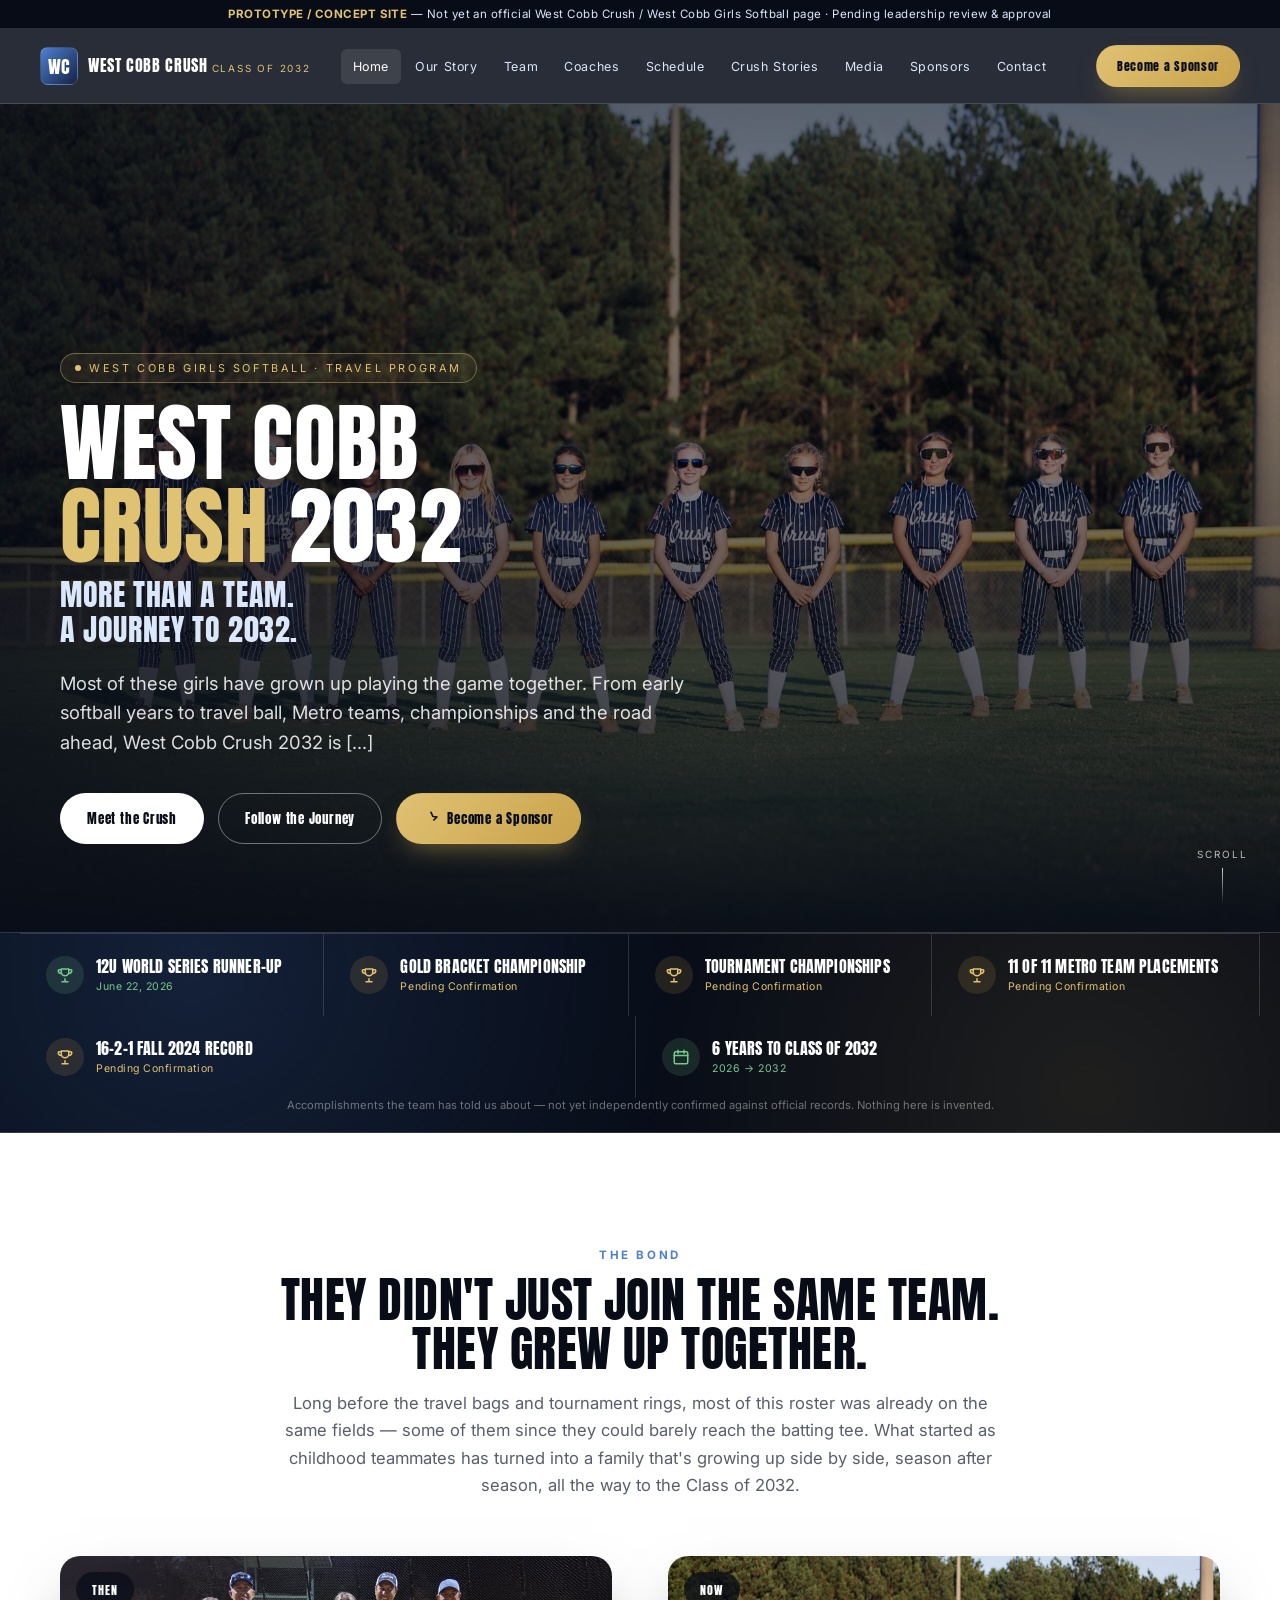
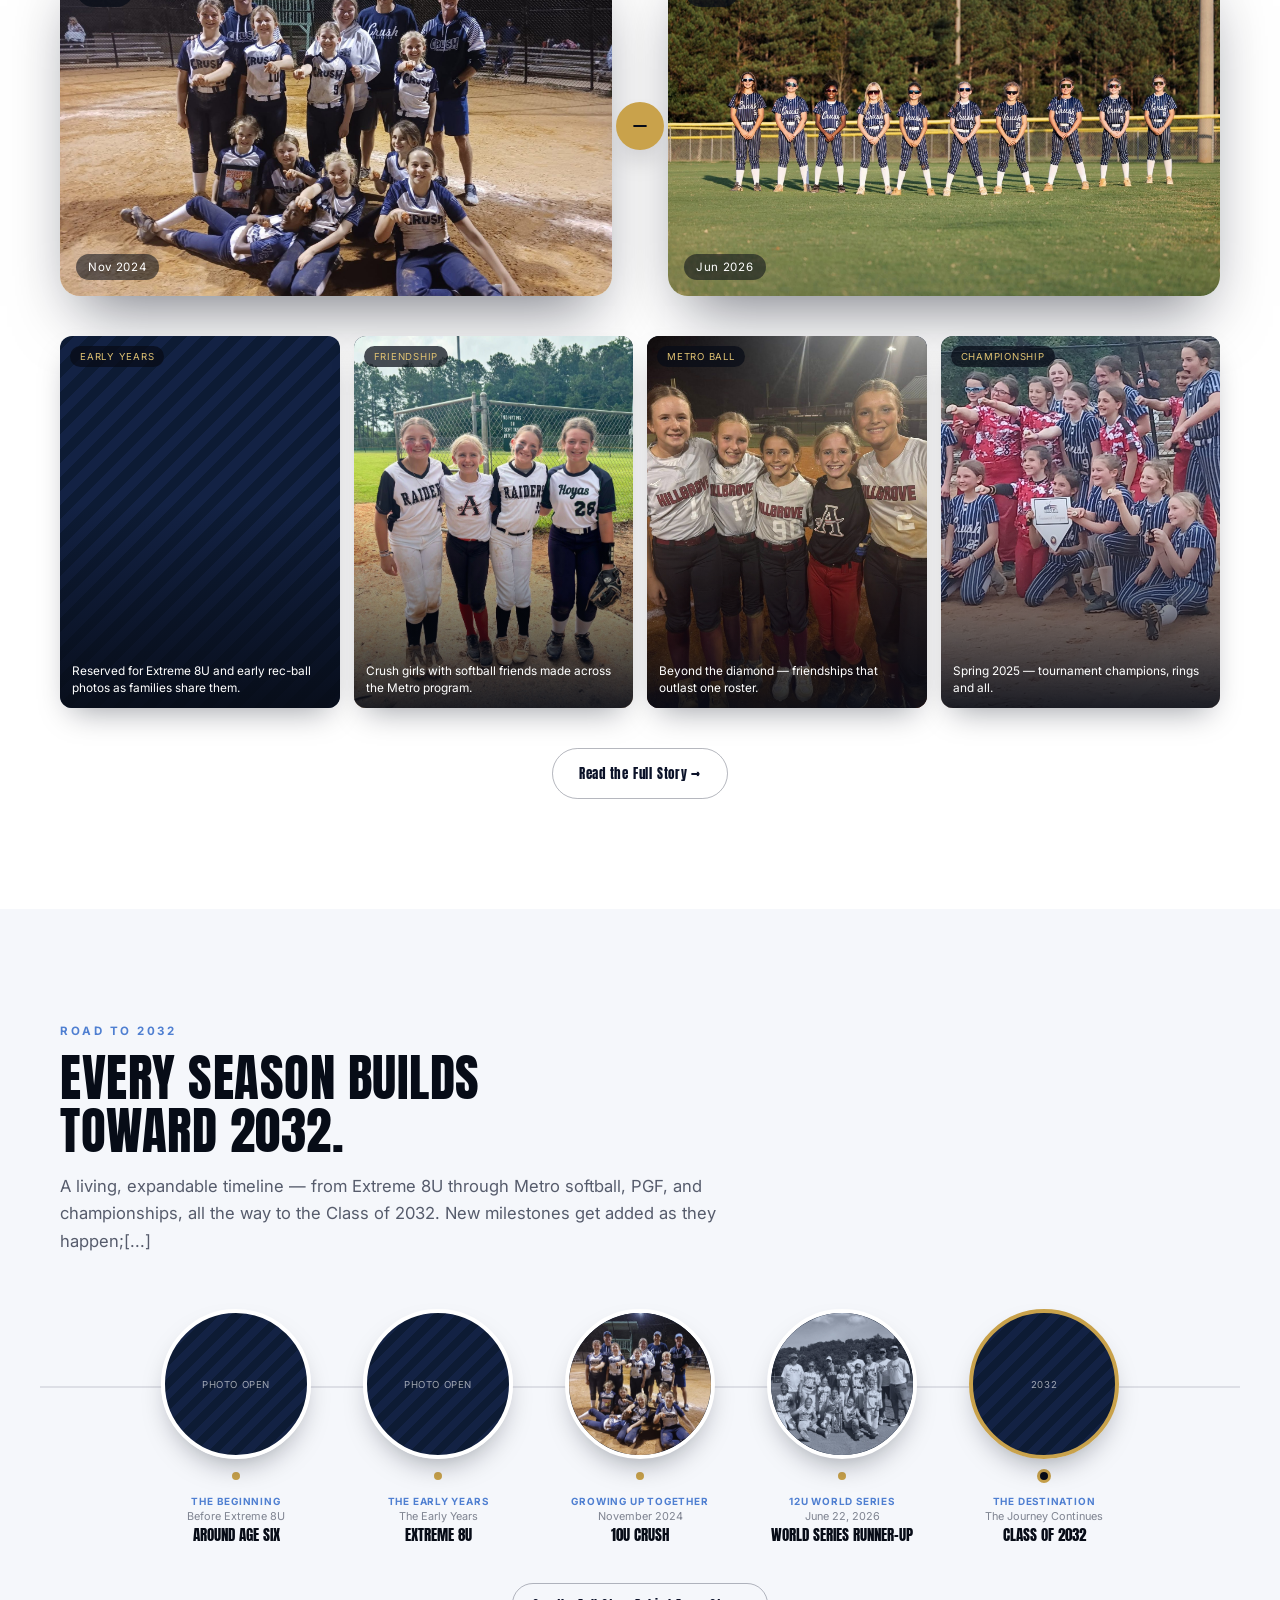
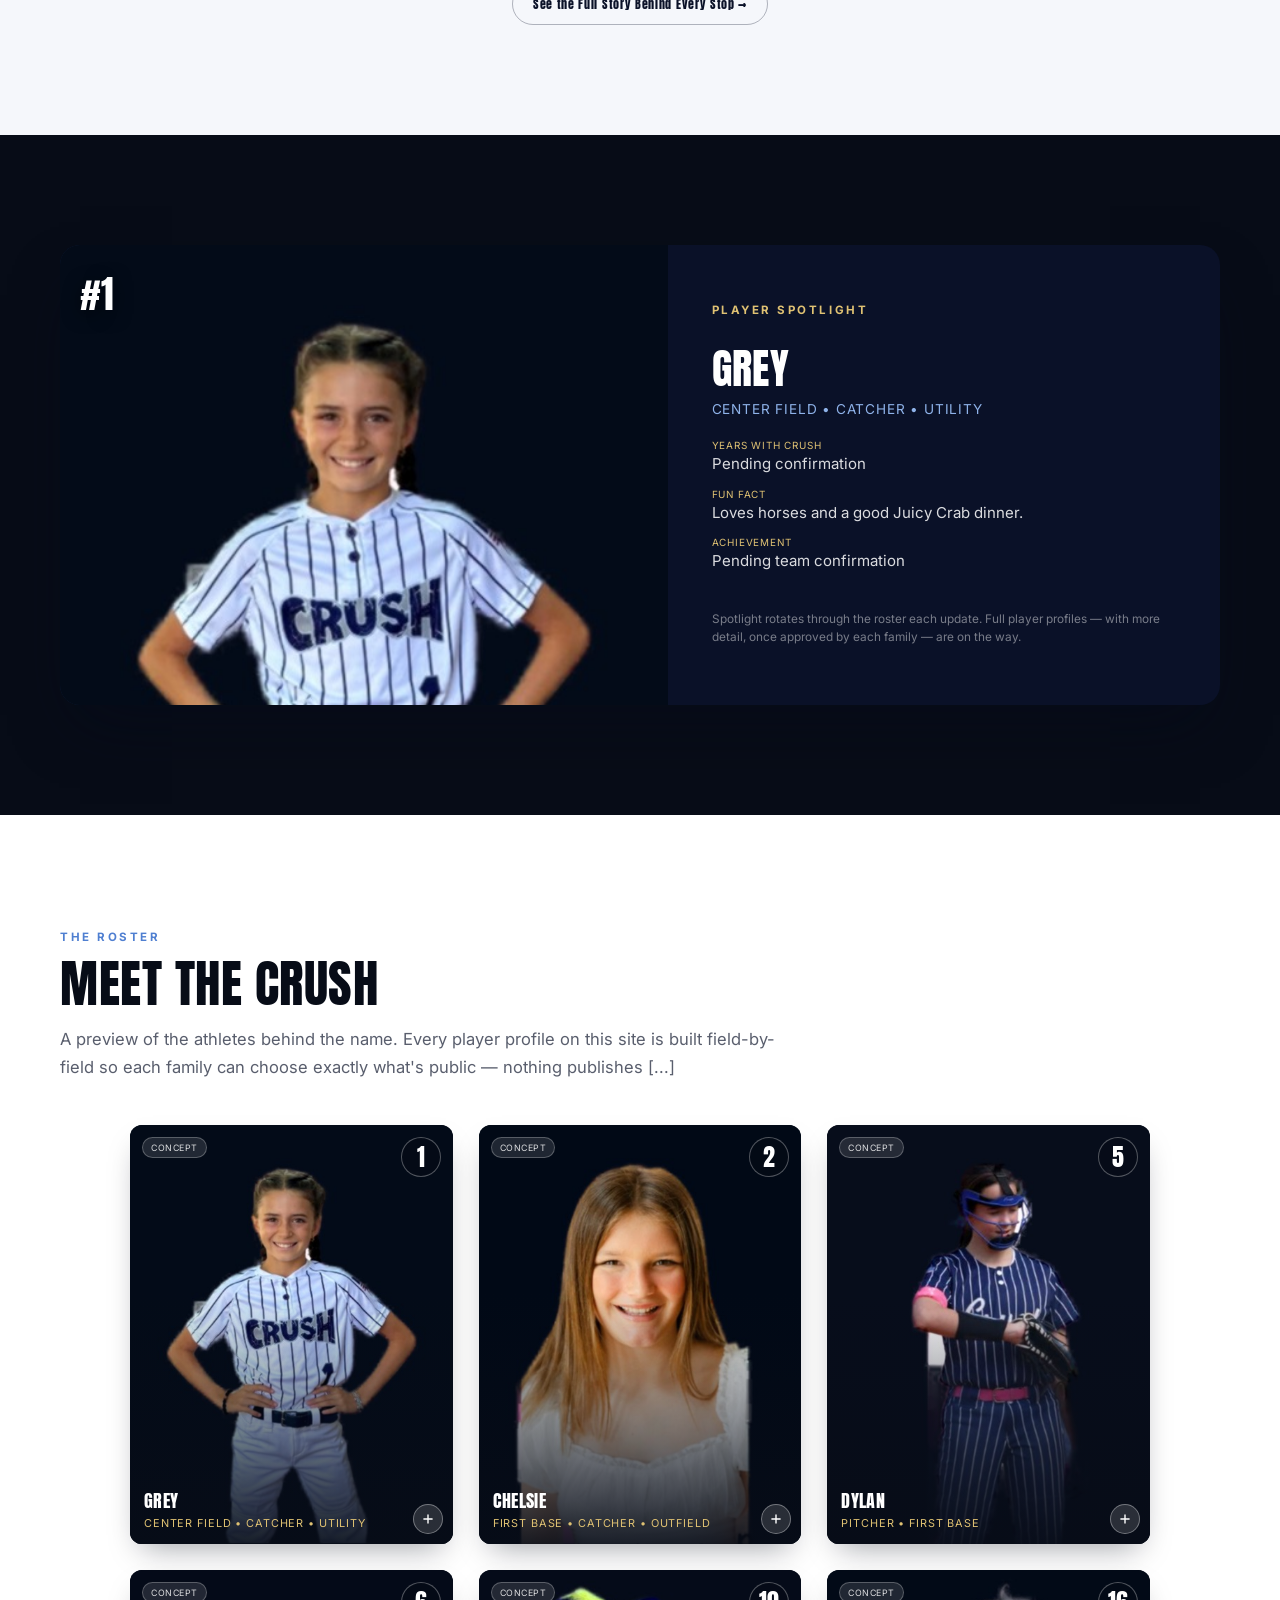
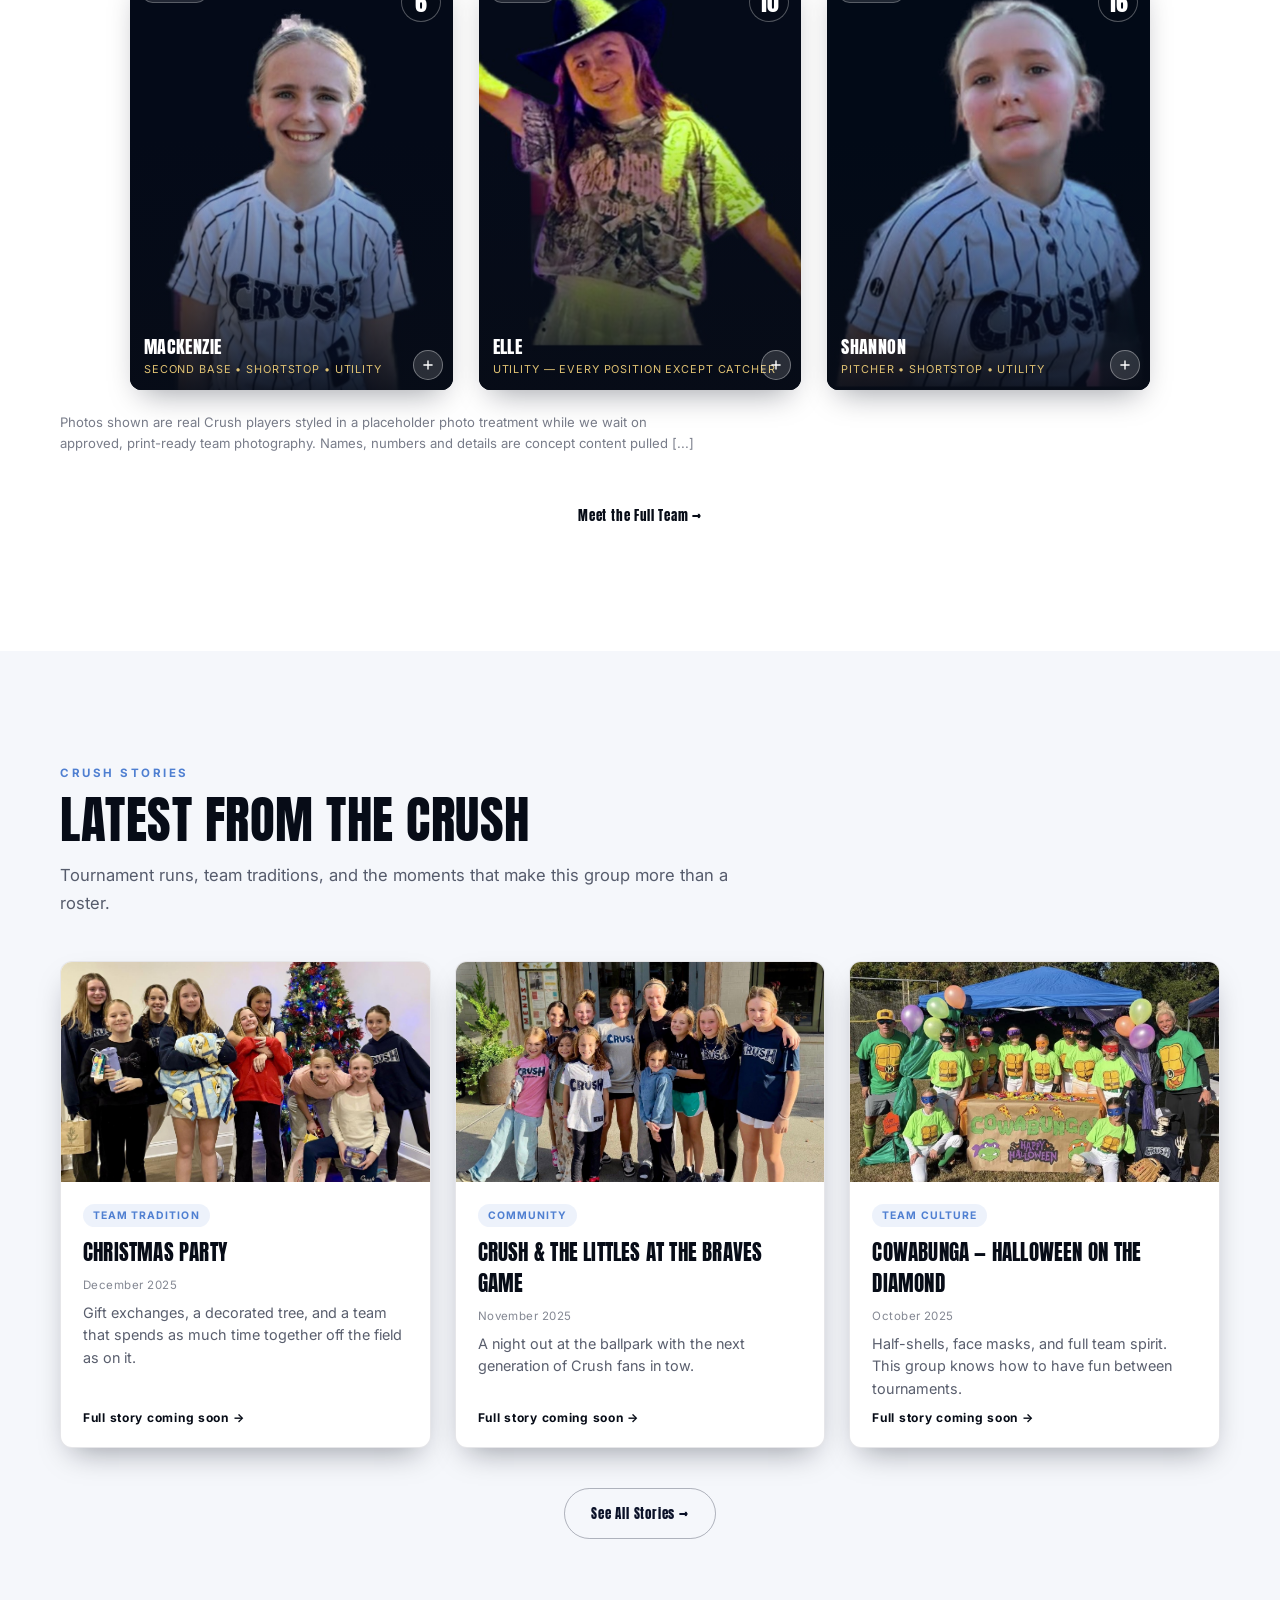
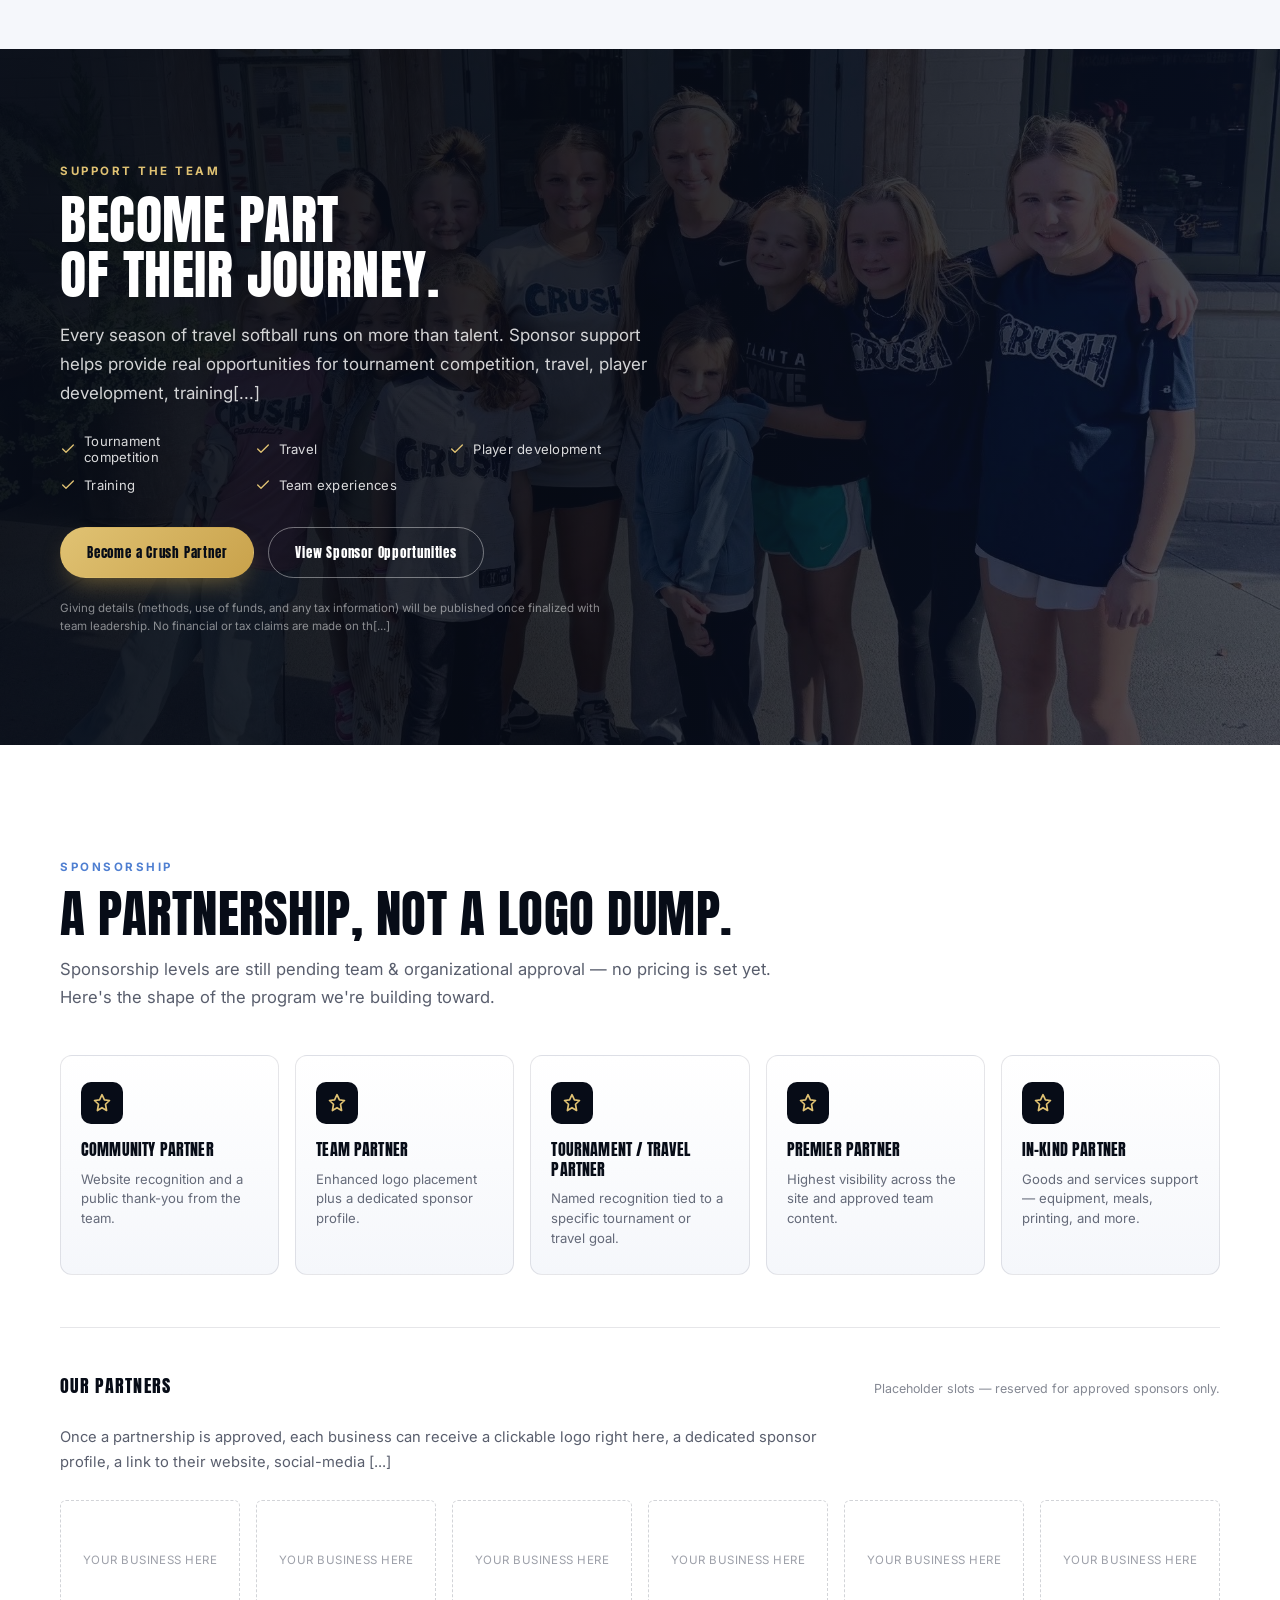
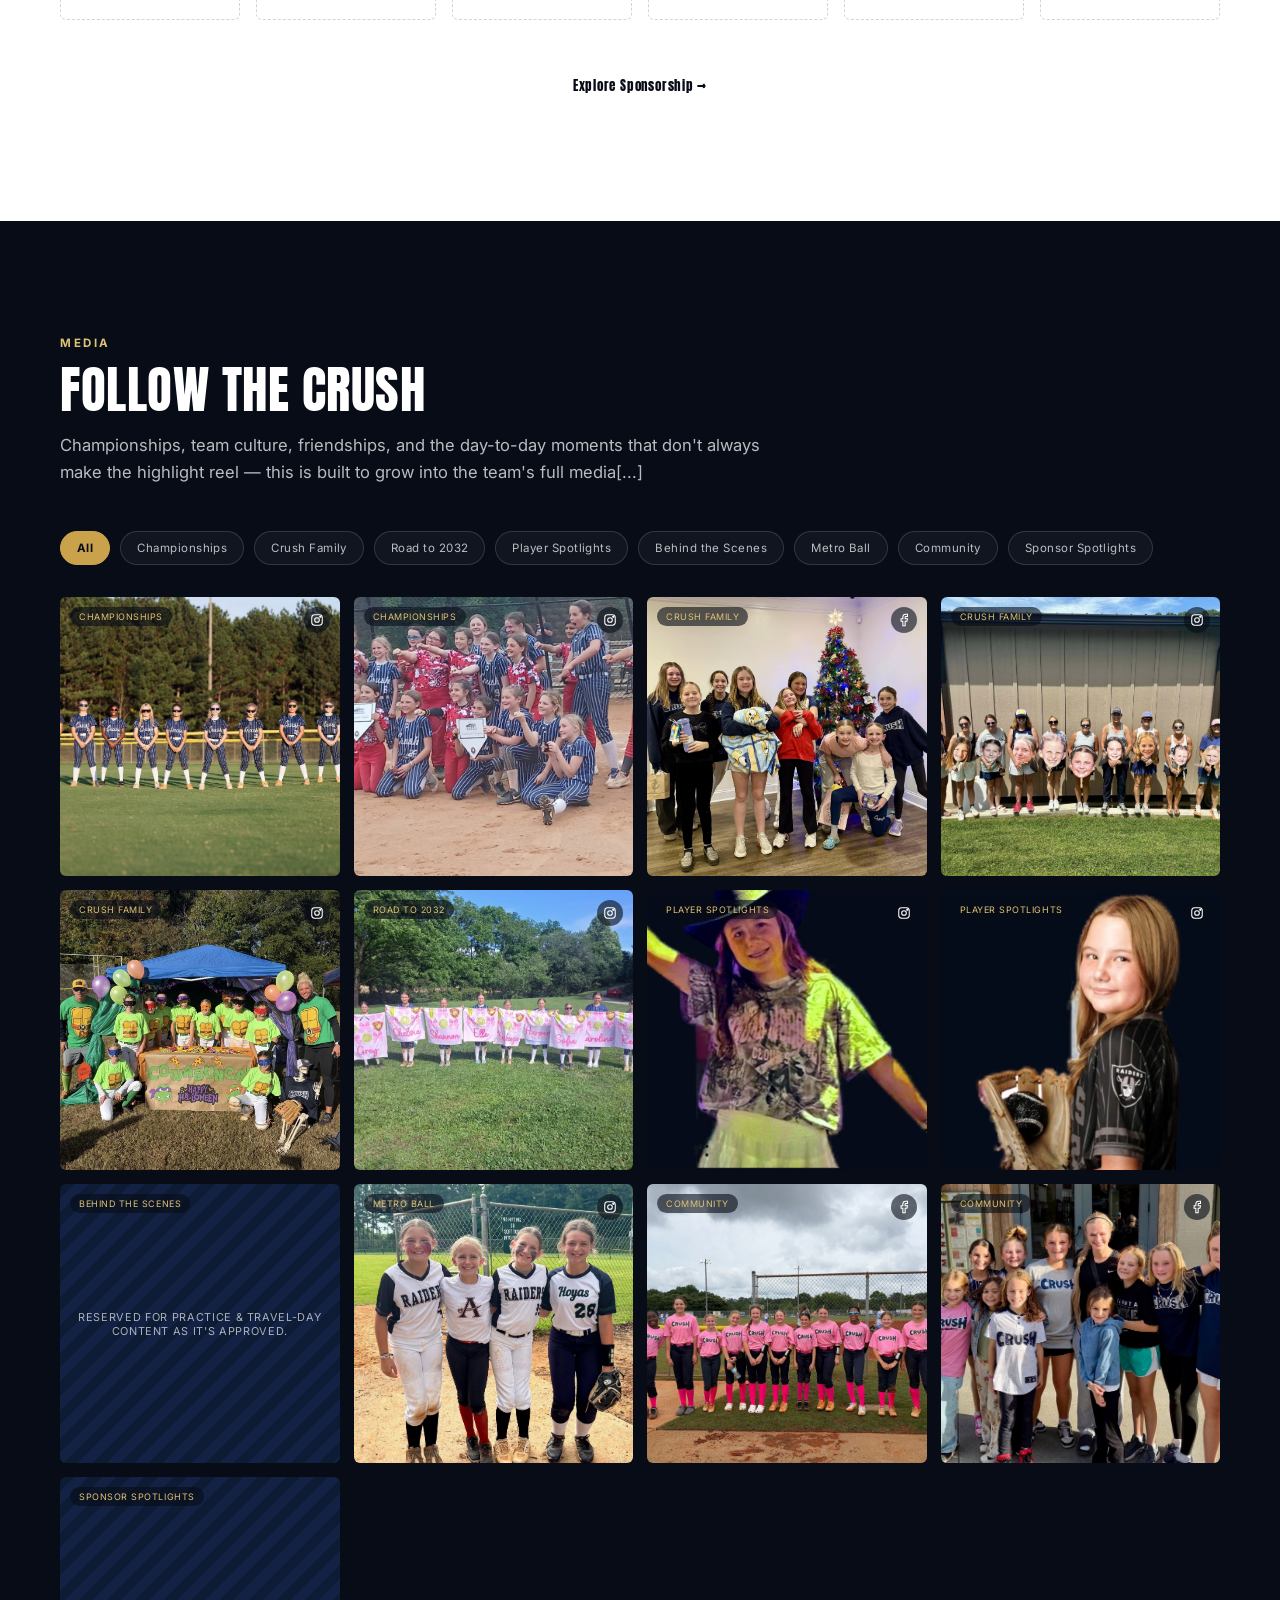
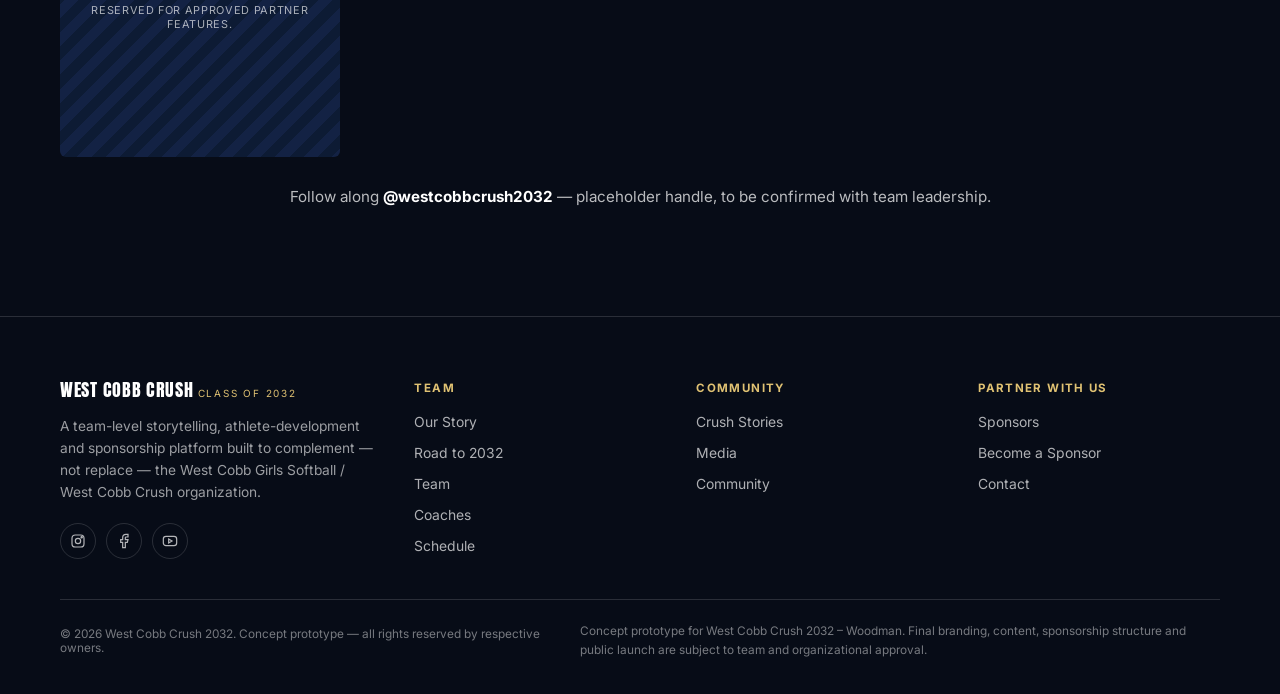
<file: index.html>
<!DOCTYPE html>
<html lang="en">
<head>
<meta charset="UTF-8">
<meta name="viewport" content="width=device-width, initial-scale=1.0">
<title>West Cobb Crush 2032 — More Than a Team. A Journey to 2032.</title>
<meta name="description" content="West Cobb Crush 2032 — a competitive girls travel softball team's digital home: their story, their journey, and how sponsors help fuel it.">

<!-- SEO / social preview (placeholder — update with real domain + image once live) -->
<meta property="og:title" content="West Cobb Crush 2032 — More Than a Team.">
<meta property="og:description" content="They didn't just join the same team. They grew up together. Follow the journey to the Class of 2032.">
<meta property="og:type" content="website">

<link rel="preconnect" href="https://fonts.googleapis.com">
<link rel="preconnect" href="https://fonts.gstatic.com" crossorigin>
<link href="https://fonts.googleapis.com/css2?family=Anton&family=Inter:wght@400;500;600;700;800&display=swap" rel="stylesheet">
<link rel="stylesheet" href="styles.css">
</head>
<body data-page="home">

<div id="site-header-mount"></div>

<main id="main">

  <!-- =================================================================
       1. CINEMATIC HERO
       ================================================================= -->
  <section class="hero" id="top">
    <div class="hero-media" role="img" aria-label="West Cobb Crush players celebrating on the infield with a championship trophy">
      <img src="assets/photos/hero.jpg" alt="West Cobb Crush players celebrating on the infield with a championship trophy" class="responsive-img" loading="eager" width="1600" height="900">
    </div>
    <div class="hero-scrim"></div>
    <div class="hero-content">
      <span class="eyebrow"><span class="dot"></span> West Cobb Girls Softball &middot; Travel Program</span>
      <h1>WEST COBB<br><span class="accent">CRUSH</span> 2032</h1>
      <p class="tagline">More than a team.<br>A journey to 2032.</p>
      <p class="lede">Most of these girls have grown up playing the game together. From early softball years to travel ball, Metro teams, championships and the road ahead, West Cobb Crush 2032 is [...]
      <div class="hero-ctas">
        <a href="team.html" class="btn btn-primary">Meet the Crush</a>
        <a href="our-story.html" class="btn btn-outline">Follow the Journey</a>
        <a href="become-a-sponsor.html" class="btn btn-gold btn-emphasis">
          <svg viewBox="0 0 24 24" width="16" height="16" fill="none" stroke="currentColor" stroke-width="2.4" stroke-linecap="round" stroke-linejoin="round"><path d="M12 2l2.9 6.3L21 9l-4.8 4.5L1[...]"/></svg>
          Become a Sponsor
        </a>
      </div>
    </div>
    <div class="hero-scroll" aria-hidden="true">
      <span>SCROLL</span>
      <span class="line"></span>
    </div>
  </section>

  <!-- =================================================================
       2. IMPACT / CREDIBILITY STRIP
       ================================================================= -->
  <section class="impact" aria-labelledby="impact-heading">
    <div class="container" style="padding-left:0; padding-right:0;">
      <h2 id="impact-heading" class="visually-hidden">Team highlights and milestones</h2>
      <div class="impact-strip" id="impactStrip" data-reveal></div>
    </div>
    <p style="text-align:center; margin-top:0; padding:0 20px 20px; font-size:.7rem; color:rgba(255,255,255,0.4);">
      Accomplishments the team has told us about — not yet independently confirmed against official records. Nothing here is invented.
    </p>
  </section>

  <!-- =================================================================
       3. THEY GREW UP TOGETHER — signature storytelling section
       ================================================================= -->
  <section class="grew-up section-pad" id="story">
    <div class="container">
      <div class="section-head center" data-reveal>
        <span class="kicker" id="growthKicker"></span>
        <h2 id="growthHeading"></h2>
        <p class="desc" id="growthCopy"></p>
      </div>

      <div class="then-now" data-reveal>
        <div class="then-now-panel then" id="thenPanel"></div>
        <div class="then-now-arrow" aria-hidden="true">
          <svg viewBox="0 0 24 24" width="20" height="20" fill="none" stroke="currentColor" stroke-width="2.5" stroke-linecap="round" stroke-linejoin="round"><line x1="5" y1="12" x2="19" y2="12"/>[...]</svg>
        </div>
        <div class="then-now-panel now" id="nowPanel"></div>
      </div>

      <div class="growth-mosaic" id="growthMosaic" data-reveal></div>

      <div class="section-cta">
        <a href="our-story.html" class="btn btn-outline-dark">Read the Full Story &rarr;</a>
      </div>
    </div>
  </section>

  <!-- =================================================================
       4. ROAD TO 2032
       ================================================================= -->
  <section class="road section-pad" id="road">
    <div class="container">
      <div class="section-head" data-reveal>
        <span class="kicker">Road to 2032</span>
        <h2>Every season builds<br>toward 2032.</h2>
        <p class="desc">A living, expandable timeline — from Extreme 8U through Metro softball, PGF, and championships, all the way to the Class of 2032. New milestones get added as they happen;[...]
      </div>
    </div>

    <div class="container">
      <div class="journey-strip" id="journeyStrip" data-reveal></div>
      <div class="timeline-actions">
        <a href="our-story.html#road" class="btn btn-outline-dark btn-sm">See the Full Story Behind Every Stop &rarr;</a>
      </div>
    </div>
  </section>

  <!-- =================================================================
       4b. PLAYER SPOTLIGHT
       ================================================================= -->
  <section class="spotlight section-pad" id="spotlight-section">
    <div class="container">
      <div id="spotlight" data-reveal></div>
    </div>
  </section>

  <!-- =================================================================
       5. MEET THE CRUSH
       ================================================================= -->
  <section class="roster section-pad" id="roster">
    <div class="container">
      <div class="section-head" data-reveal>
        <span class="kicker">The Roster</span>
        <h2>Meet the Crush</h2>
        <p class="desc">A preview of the athletes behind the name. Every player profile on this site is built field-by-field so each family can choose exactly what's public — nothing publishes [...]
      </div>

      <div class="roster-grid" id="rosterGrid" data-reveal></div>

      <p class="roster-footnote">
        Photos shown are real Crush players styled in a placeholder photo treatment while we wait on approved, print-ready team photography. Names, numbers and details are concept content pulled [...]
      </p>

      <div class="roster-actions">
        <a href="team.html" class="btn btn-primary">Meet the Full Team &rarr;</a>
      </div>
    </div>
  </section>

  <!-- =================================================================
       6. LATEST FROM THE CRUSH
       ================================================================= -->
  <section class="stories section-pad" id="latest">
    <div class="container">
      <div class="section-head" data-reveal>
        <span class="kicker">Crush Stories</span>
        <h2>Latest from the Crush</h2>
        <p class="desc">Tournament runs, team traditions, and the moments that make this group more than a roster.</p>
      </div>
      <div class="stories-grid" id="storiesGrid" data-reveal></div>
      <div class="section-cta">
        <a href="crush-stories.html" class="btn btn-outline-dark">See All Stories &rarr;</a>
      </div>
    </div>
  </section>

  <!-- =================================================================
       7. BECOME PART OF THEIR JOURNEY (sponsor conversion)
       ================================================================= -->
  <section class="fuel section-pad" id="fuel">
    <div class="fuel-media" role="img" aria-label="West Cobb Crush players on the road at a tournament"></div>
    <div class="fuel-scrim"></div>
    <div class="container">
      <div class="fuel-content" data-reveal>
        <span class="kicker on-dark">Support the Team</span>
        <h2>Become part<br>of their journey.</h2>
        <p class="lede">Every season of travel softball runs on more than talent. Sponsor support helps provide real opportunities for tournament competition, travel, player development, training[...]
        <ul class="fuel-list" id="fuelList"></ul>
        <div class="fuel-ctas">
          <a href="become-a-sponsor.html" class="btn btn-gold btn-emphasis">Become a Crush Partner</a>
          <a href="sponsors.html" class="btn btn-outline">View Sponsor Opportunities</a>
        </div>
        <p class="fuel-disclaimer">Giving details (methods, use of funds, and any tax information) will be published once finalized with team leadership. No financial or tax claims are made on th[...]
      </div>
    </div>
  </section>

  <!-- =================================================================
       8. SPONSOR WALL
       ================================================================= -->
  <section class="sponsor-wall section-pad" id="sponsor-wall">
    <div class="container">
      <div class="section-head" data-reveal>
        <span class="kicker">Sponsorship</span>
        <h2>A partnership, not a logo dump.</h2>
        <p class="desc">Sponsorship levels are still pending team &amp; organizational approval — no pricing is set yet. Here's the shape of the program we're building toward.</p>
      </div>

      <div class="tier-grid" id="tierGrid" data-reveal></div>

      <div class="sponsor-logos" data-reveal>
        <div class="sponsor-logos-head">
          <h3>Our Partners</h3>
          <span>Placeholder slots — reserved for approved sponsors only.</span>
        </div>
        <p class="sponsor-benefits-copy">Once a partnership is approved, each business can receive a clickable logo right here, a dedicated sponsor profile, a link to their website, social-media [...]
        <div class="logo-grid" id="logoGrid"></div>
      </div>

      <div class="sponsor-wall-cta">
        <a href="sponsors.html" class="btn btn-primary">Explore Sponsorship &rarr;</a>
      </div>
    </div>
  </section>

  <!-- =================================================================
       9. MEDIA HUB
       ================================================================= -->
  <section class="social section-pad" id="social">
    <div class="container">
      <div class="section-head" data-reveal>
        <span class="kicker on-dark">Media</span>
        <h2 class="on-dark">Follow the Crush</h2>
        <p class="desc on-dark">Championships, team culture, friendships, and the day-to-day moments that don't always make the highlight reel — this is built to grow into the team's full media[...]
      </div>
      <div class="media-filters" id="mediaFilters" data-reveal></div>
      <div class="social-grid" id="socialGrid" data-reveal></div>
      <p class="social-handle">Follow along <strong>@westcobbcrush2032</strong> — placeholder handle, to be confirmed with team leadership.</p>
    </div>
  </section>

</main>

<div id="site-footer-mount"></div>

<script src="data.js"></script>
<script src="components.js"></script>
<script src="render.js"></script>
<script>
  document.addEventListener("DOMContentLoaded", function () {
    Site.renderImpactStrip("impactStrip");
    Site.renderGrowthStory();
    Site.renderJourneyStrip("journeyStrip", TIMELINE_ERAS.filter(function (e) { return e.highlight; }));
    Site.renderSpotlight("spotlight", PLAYERS[0]);
    Site.renderRoster("rosterGrid", PLAYERS.slice(0, 6));
    Site.renderStories("storiesGrid");
    Site.renderFuelList("fuelList");
    Site.renderSponsorTiers("tierGrid");
    Site.renderLogoWall("logoGrid");
    Site.renderMediaFilters("mediaFilters", "socialGrid");
    Site.renderSocial("socialGrid");
    Site.initReveal();
  });
</script>
</body>
</html>
</file>
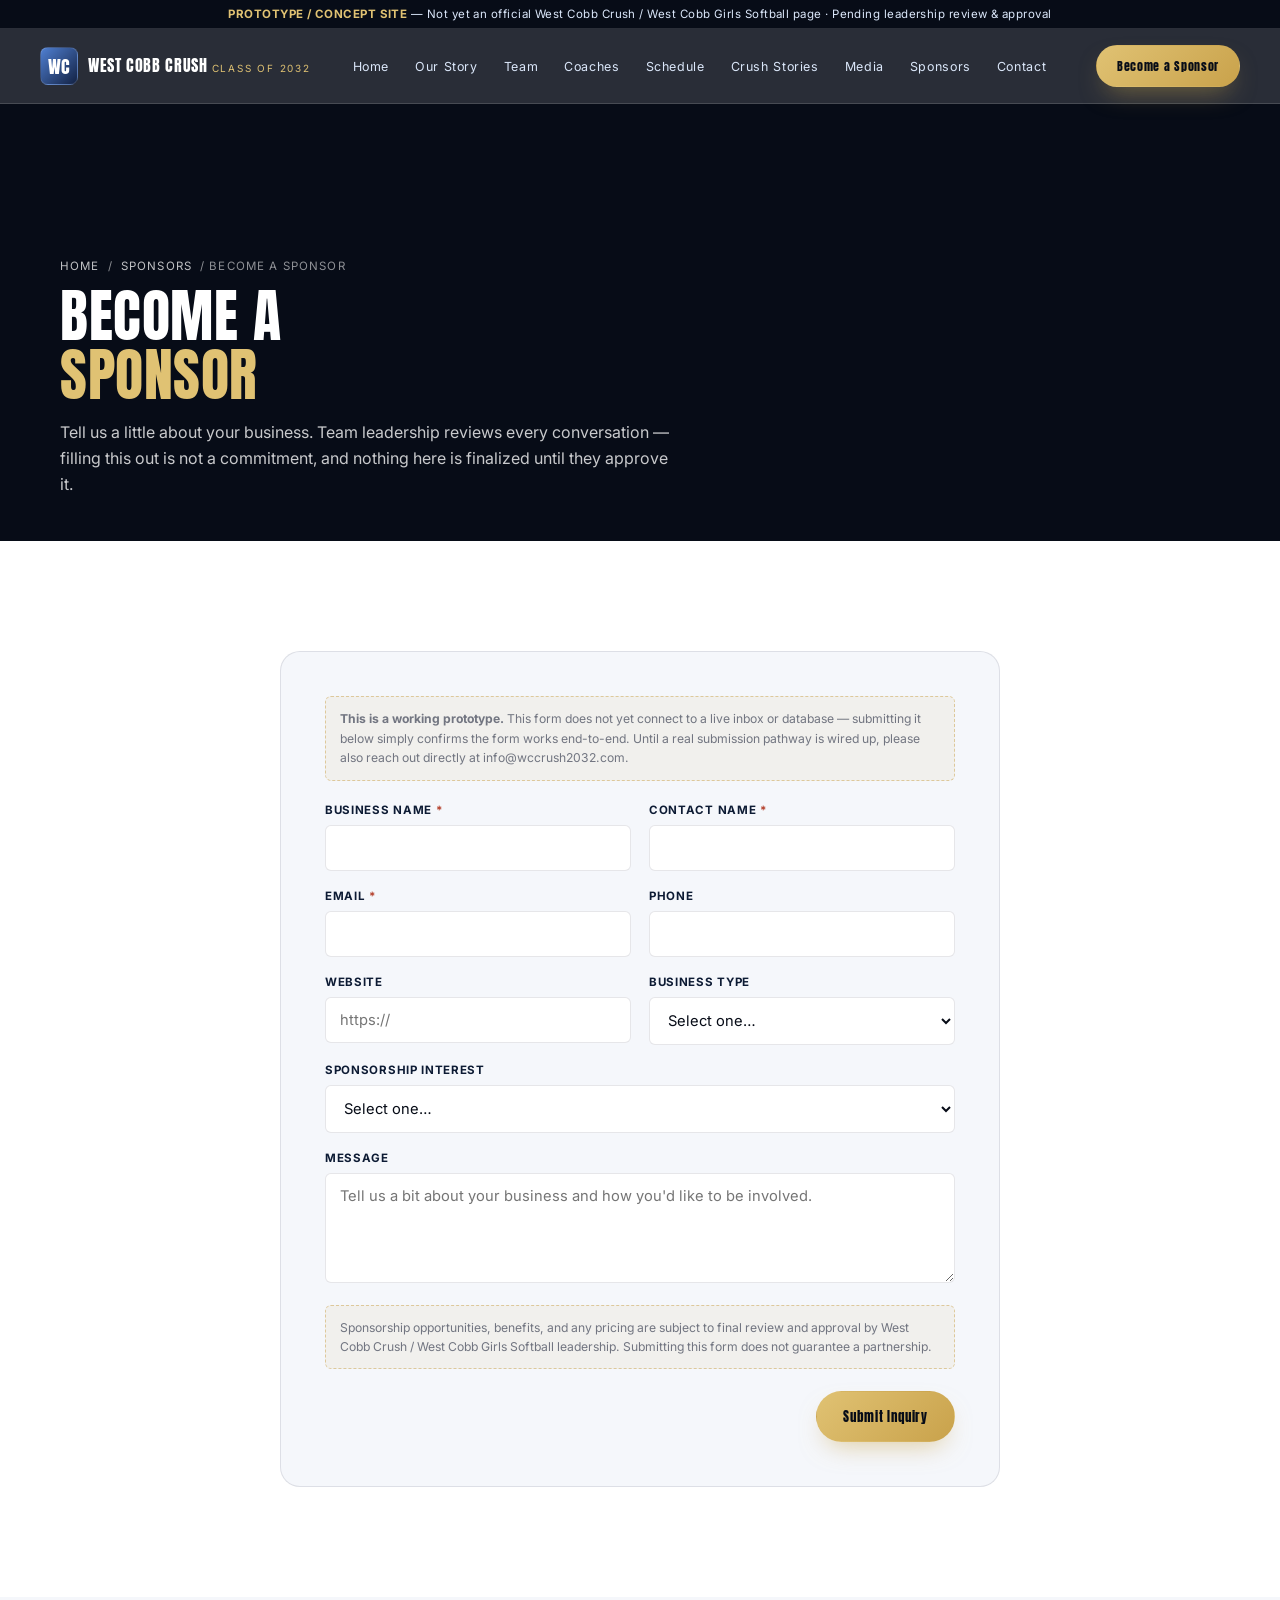
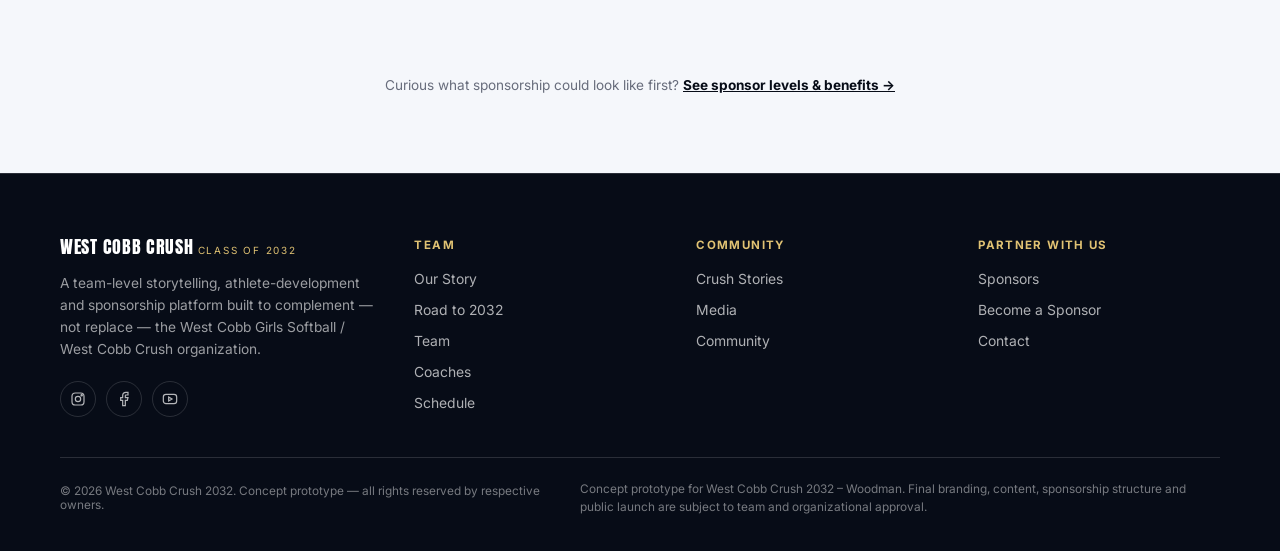
<file: become-a-sponsor.html>
<!DOCTYPE html>
<html lang="en">
<head>
<meta charset="UTF-8">
<meta name="viewport" content="width=device-width, initial-scale=1.0">
<title>Become a Sponsor | West Cobb Crush 2032</title>
<meta name="description" content="Tell us about your business and how you'd like to support West Cobb Crush 2032. Prototype inquiry form — no pricing, no obligation.">
<link rel="preconnect" href="https://fonts.googleapis.com">
<link rel="preconnect" href="https://fonts.gstatic.com" crossorigin>
<link href="https://fonts.googleapis.com/css2?family=Anton&family=Inter:wght@400;500;600;700;800&display=swap" rel="stylesheet">
<link rel="stylesheet" href="styles.css">
</head>
<body data-page="become-a-sponsor">

<div id="site-header-mount"></div>

<main id="main">

  <section class="page-banner page-banner-noimage" id="top">
    <div class="container">
      <span class="crumb"><a href="index.html">Home</a> / <a href="sponsors.html">Sponsors</a> / Become a Sponsor</span>
      <h1>Become a<br><span class="accent">Sponsor</span></h1>
      <p>Tell us a little about your business. Team leadership reviews every conversation — filling this out is not a commitment, and nothing here is finalized until they approve it.</p>
    </div>
  </section>

  <section class="form-section section-pad">
    <div class="container">

      <div class="sponsor-form" id="sponsorForm" data-reveal>
        <div class="form-fields">
          <p class="form-note">
            <strong>This is a working prototype.</strong> This form does not yet connect to a live inbox or database — submitting it below simply confirms the form works end-to-end. Until a real submission pathway is wired up, please also reach out directly at
            <a href="mailto:info@wccrush2032.com">info@wccrush2032.com</a>.
          </p>

          <form id="sponsorInquiryForm" novalidate>
            <div class="form-row two-col">
              <div class="form-field">
                <label for="businessName">Business Name <span class="req">*</span></label>
                <input type="text" id="businessName" name="businessName" required autocomplete="organization">
              </div>
              <div class="form-field">
                <label for="contactName">Contact Name <span class="req">*</span></label>
                <input type="text" id="contactName" name="contactName" required autocomplete="name">
              </div>
            </div>

            <div class="form-row two-col">
              <div class="form-field">
                <label for="email">Email <span class="req">*</span></label>
                <input type="email" id="email" name="email" required autocomplete="email">
              </div>
              <div class="form-field">
                <label for="phone">Phone</label>
                <input type="tel" id="phone" name="phone" autocomplete="tel">
              </div>
            </div>

            <div class="form-row two-col">
              <div class="form-field">
                <label for="website">Website</label>
                <input type="url" id="website" name="website" placeholder="https://">
              </div>
              <div class="form-field">
                <label for="businessType">Business Type</label>
                <select id="businessType" name="businessType">
                  <option value="">Select one&hellip;</option>
                </select>
              </div>
            </div>

            <div class="form-row">
              <div class="form-field">
                <label for="interest">Sponsorship Interest</label>
                <select id="interest" name="interest">
                  <option value="">Select one&hellip;</option>
                </select>
              </div>
            </div>

            <div class="form-row">
              <div class="form-field">
                <label for="message">Message</label>
                <textarea id="message" name="message" placeholder="Tell us a bit about your business and how you'd like to be involved."></textarea>
              </div>
            </div>

            <p class="form-note">
              Sponsorship opportunities, benefits, and any pricing are subject to final review and approval by West Cobb Crush / West Cobb Girls Softball leadership. Submitting this form does not guarantee a partnership.
            </p>

            <div class="form-actions">
              <button type="submit" class="btn btn-gold btn-emphasis">Submit Inquiry</button>
            </div>
          </form>
        </div>

        <div class="form-confirm" id="formConfirm">
          <div class="fc-icon">
            <svg viewBox="0 0 24 24" fill="none" stroke="currentColor" stroke-width="2.4" stroke-linecap="round" stroke-linejoin="round"><path d="M20 6L9 17l-5-5"/></svg>
          </div>
          <h3>Thanks for the interest!</h3>
          <p>This prototype form isn't connected to a live inbox yet, so nothing was actually sent. Once this site is approved and a submission pathway is wired up, inquiries like this will reach the team directly. In the meantime, reach out to <a href="mailto:info@wccrush2032.com">info@wccrush2032.com</a>.</p>
        </div>
      </div>

    </div>
  </section>

  <section class="section-pad-sm" style="background:var(--paper);">
    <div class="container" style="text-align:center;">
      <p style="font-size:.85rem; color:rgba(10,17,40,0.6); max-width:560px; margin:0 auto;">
        Curious what sponsorship could look like first? <a href="sponsors.html" style="color:var(--navy-950); font-weight:700; text-decoration:underline;">See sponsor levels &amp; benefits &rarr;</a>
      </p>
    </div>
  </section>

</main>

<div id="site-footer-mount"></div>

<script src="data.js"></script>
<script src="components.js"></script>
<script src="render.js"></script>
<script>
  document.addEventListener("DOMContentLoaded", function () {
    Site.renderSelectOptions("businessType", BUSINESS_TYPES);
    Site.renderSelectOptions("interest", SPONSOR_INTERESTS);
    Site.initReveal();

    const form = document.getElementById("sponsorInquiryForm");
    const wrap = document.getElementById("sponsorForm");
    const confirm = document.getElementById("formConfirm");
    form.addEventListener("submit", function (e) {
      e.preventDefault();
      if (!form.checkValidity()) {
        form.reportValidity();
        return;
      }
      wrap.classList.add("is-submitted");
      confirm.classList.add("is-visible");
      confirm.scrollIntoView({ behavior: "smooth", block: "center" });
    });
  });
</script>
</body>
</html>
</file>
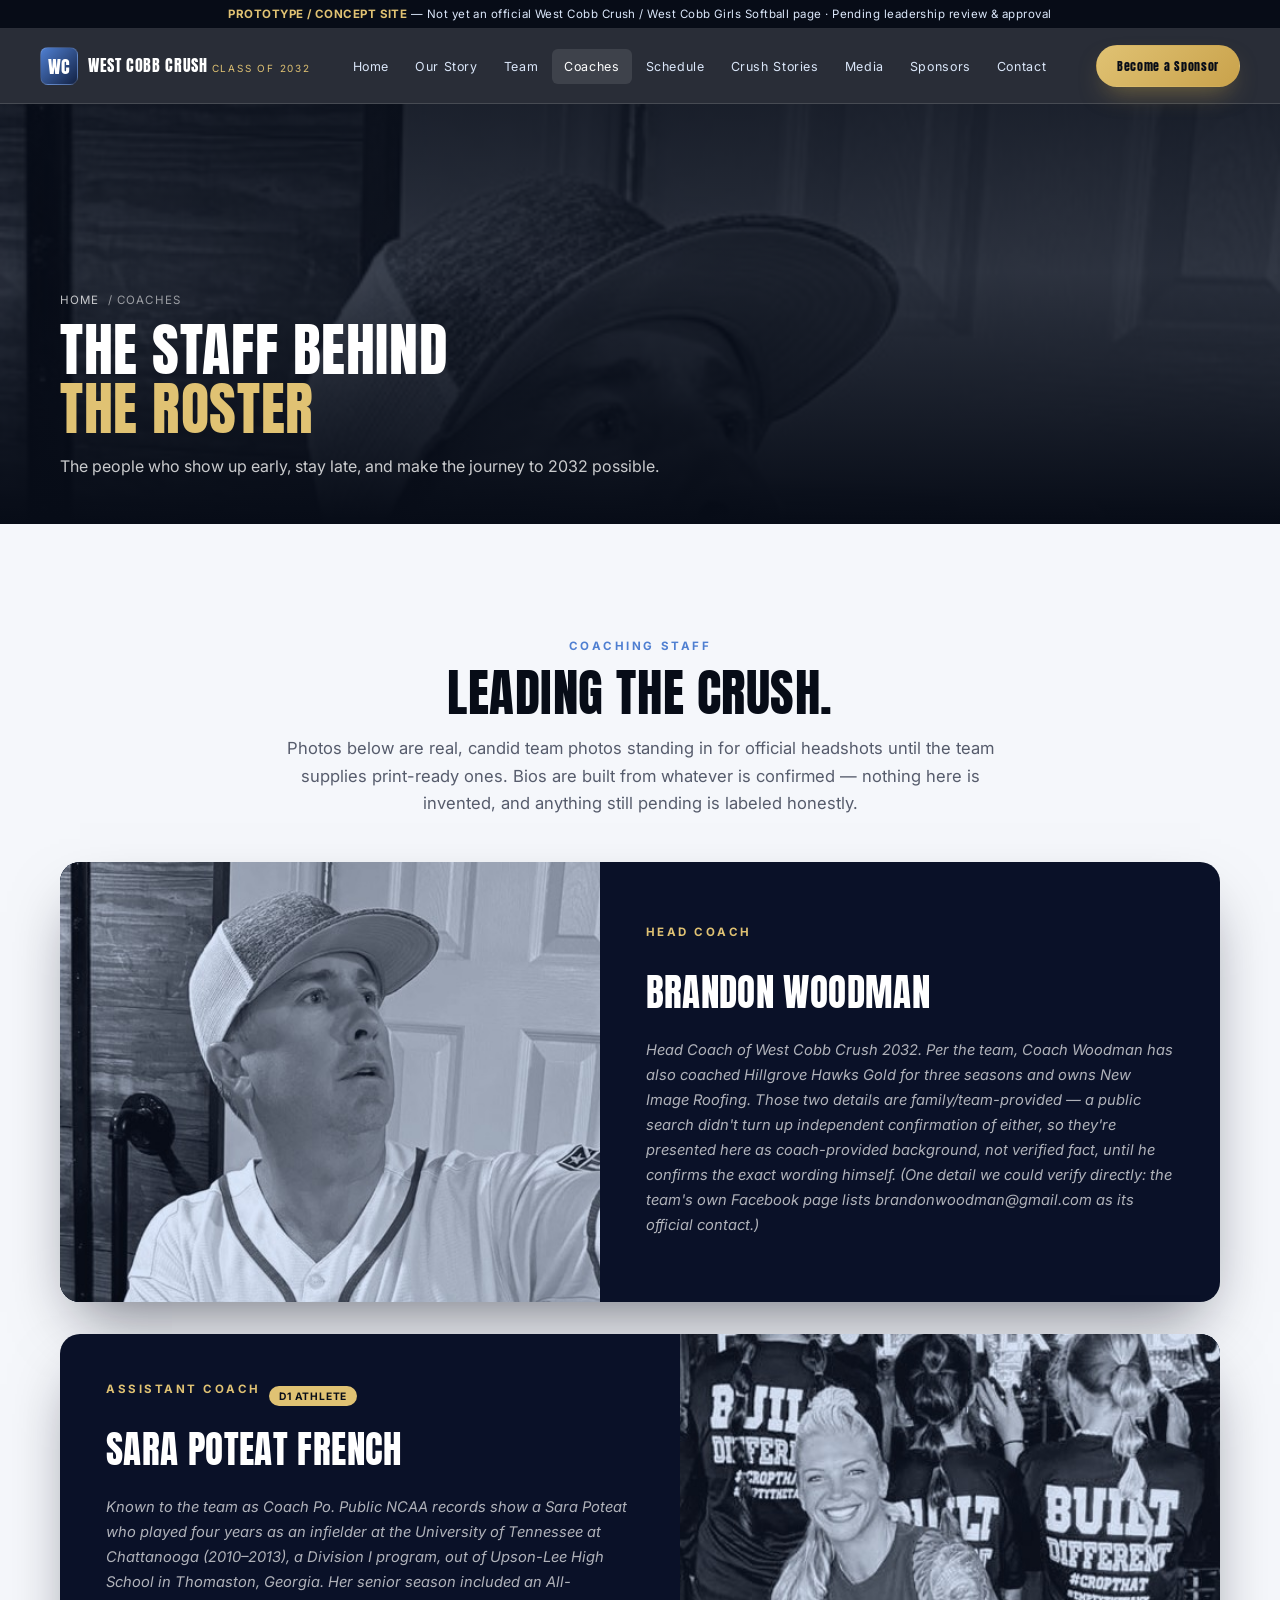
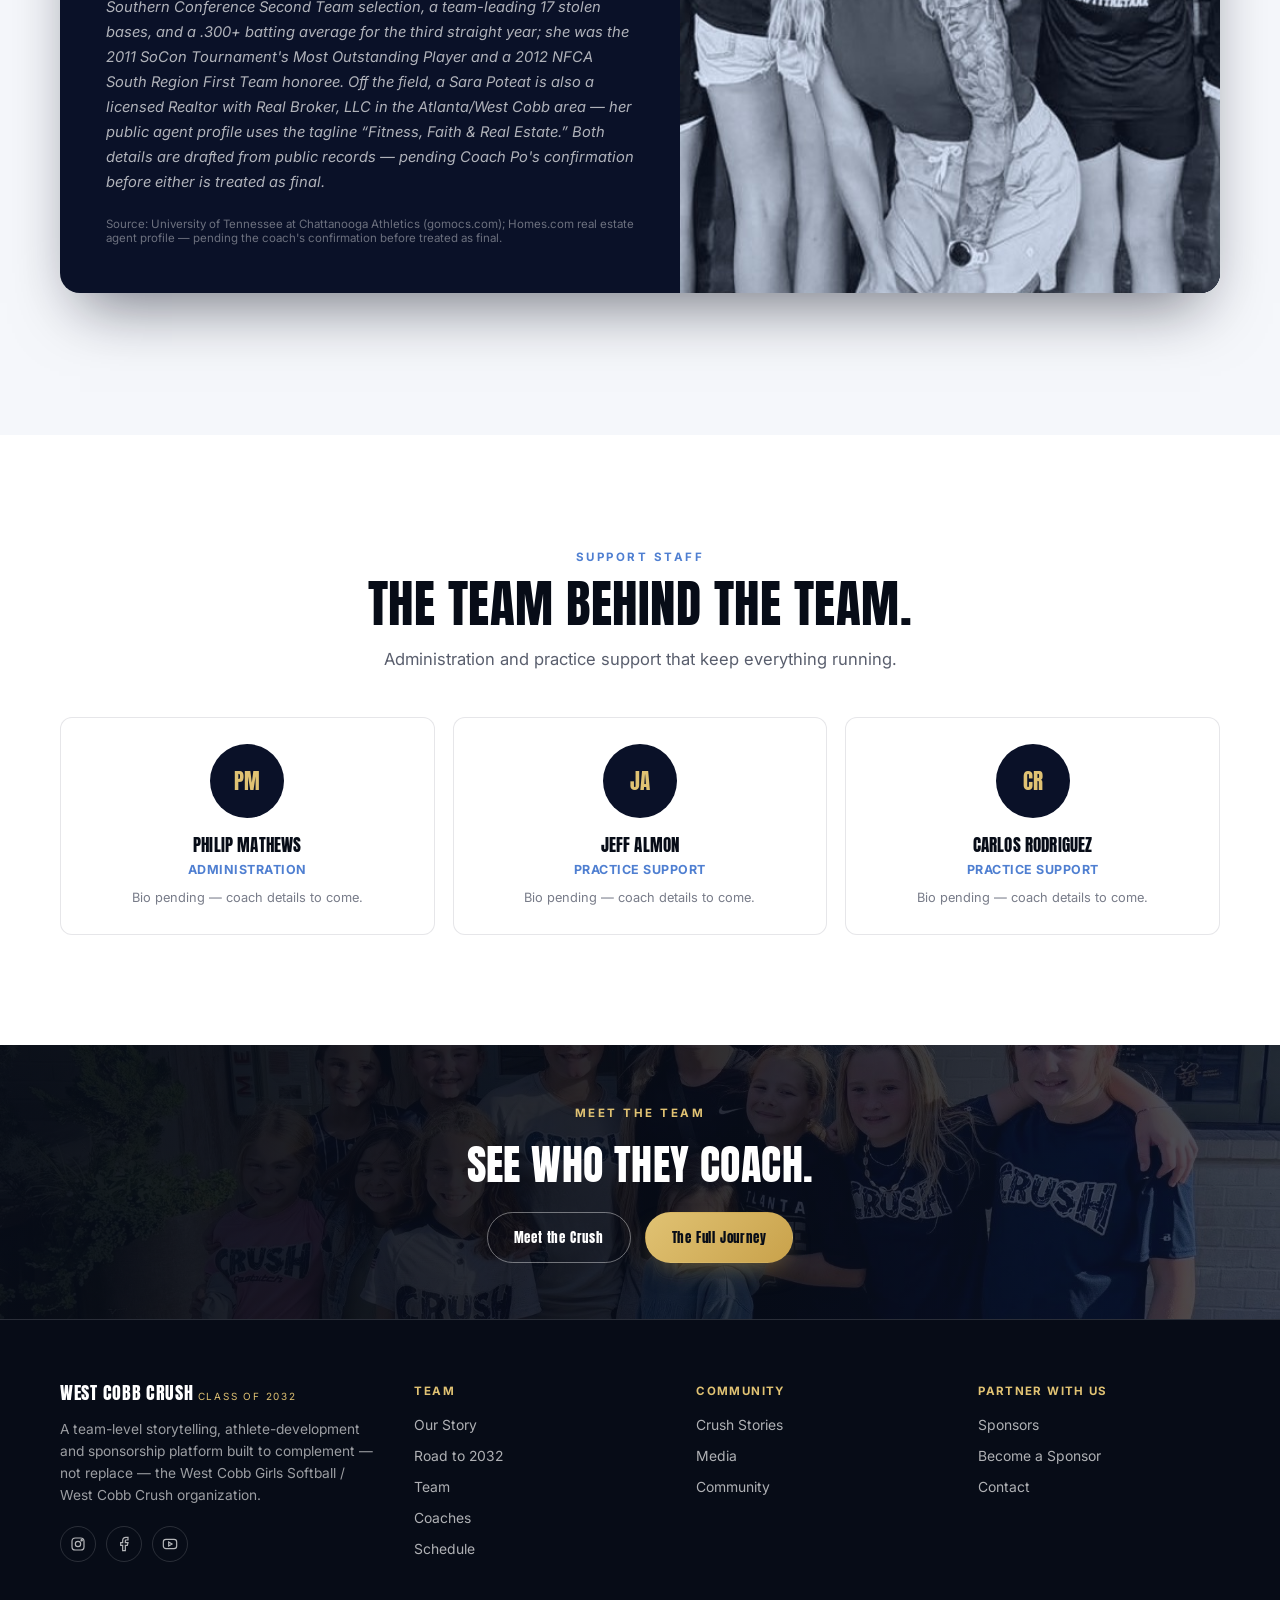
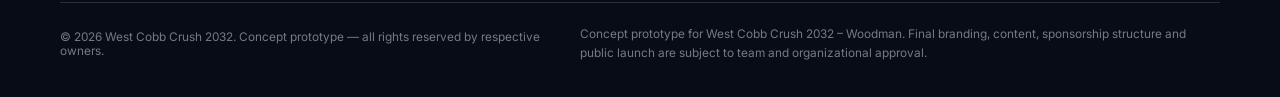
<file: coaches.html>
<!DOCTYPE html>
<html lang="en">
<head>
<meta charset="UTF-8">
<meta name="viewport" content="width=device-width, initial-scale=1.0">
<title>Coaches | West Cobb Crush 2032</title>
<meta name="description" content="Meet the coaching staff of West Cobb Crush 2032 — Head Coach Brandon Woodman, Assistant Coach Sara Poteat French, and the support staff behind the team.">
<link rel="preconnect" href="https://fonts.googleapis.com">
<link rel="preconnect" href="https://fonts.gstatic.com" crossorigin>
<link href="https://fonts.googleapis.com/css2?family=Anton&family=Inter:wght@400;500;600;700;800&display=swap" rel="stylesheet">
<link rel="stylesheet" href="styles.css">
</head>
<body data-page="coaches">

<div id="site-header-mount"></div>

<main id="main">

  <section class="page-banner" id="top">
    <div class="page-banner-media" style="background-image:url('assets/coaches/woodman_duo.jpg'); background-position:top center;"></div>
    <div class="page-banner-scrim"></div>
    <div class="container">
      <span class="crumb"><a href="index.html">Home</a> / Coaches</span>
      <h1>The Staff Behind<br><span class="accent">the Roster</span></h1>
      <p>The people who show up early, stay late, and make the journey to 2032 possible.</p>
    </div>
  </section>

  <section class="section-pad" style="background:var(--paper);">
    <div class="container">
      <div class="section-head center" data-reveal>
        <span class="kicker">Coaching Staff</span>
        <h2>Leading the Crush.</h2>
        <p class="desc">Photos below are real, candid team photos standing in for official headshots until the team supplies print-ready ones. Bios are built from whatever is confirmed — nothing here is invented, and anything still pending is labeled honestly.</p>
      </div>

      <div id="coachesLead"></div>
    </div>
  </section>

  <section class="section-pad" style="background:var(--white);">
    <div class="container">
      <div class="section-head center" data-reveal>
        <span class="kicker">Support Staff</span>
        <h2>The team behind the team.</h2>
        <p class="desc">Administration and practice support that keep everything running.</p>
      </div>
      <div class="staff-grid" id="coachesStaff" data-reveal></div>
    </div>
  </section>

  <section class="fuel section-pad-sm" style="padding:56px 0;">
    <div class="fuel-media" role="img" aria-label="West Cobb Crush team huddle"></div>
    <div class="fuel-scrim"></div>
    <div class="container" style="text-align:center;">
      <div data-reveal style="max-width:640px; margin:0 auto;">
        <span class="kicker on-dark">Meet the Team</span>
        <h2 style="font-size:clamp(1.8rem,4.4vw,2.6rem); text-transform:uppercase; margin-top:10px;">See who they coach.</h2>
        <div class="hero-ctas" style="justify-content:center; margin-top:26px;">
          <a href="team.html" class="btn btn-outline">Meet the Crush</a>
          <a href="our-story.html" class="btn btn-gold btn-emphasis">The Full Journey</a>
        </div>
      </div>
    </div>
  </section>

</main>

<div id="site-footer-mount"></div>

<script src="data.js"></script>
<script src="components.js"></script>
<script src="render.js"></script>
<script>
  document.addEventListener("DOMContentLoaded", function () {
    Site.renderCoaches("coachesLead", "coachesStaff");
    Site.initReveal();
  });
</script>
</body>
</html>
</file>
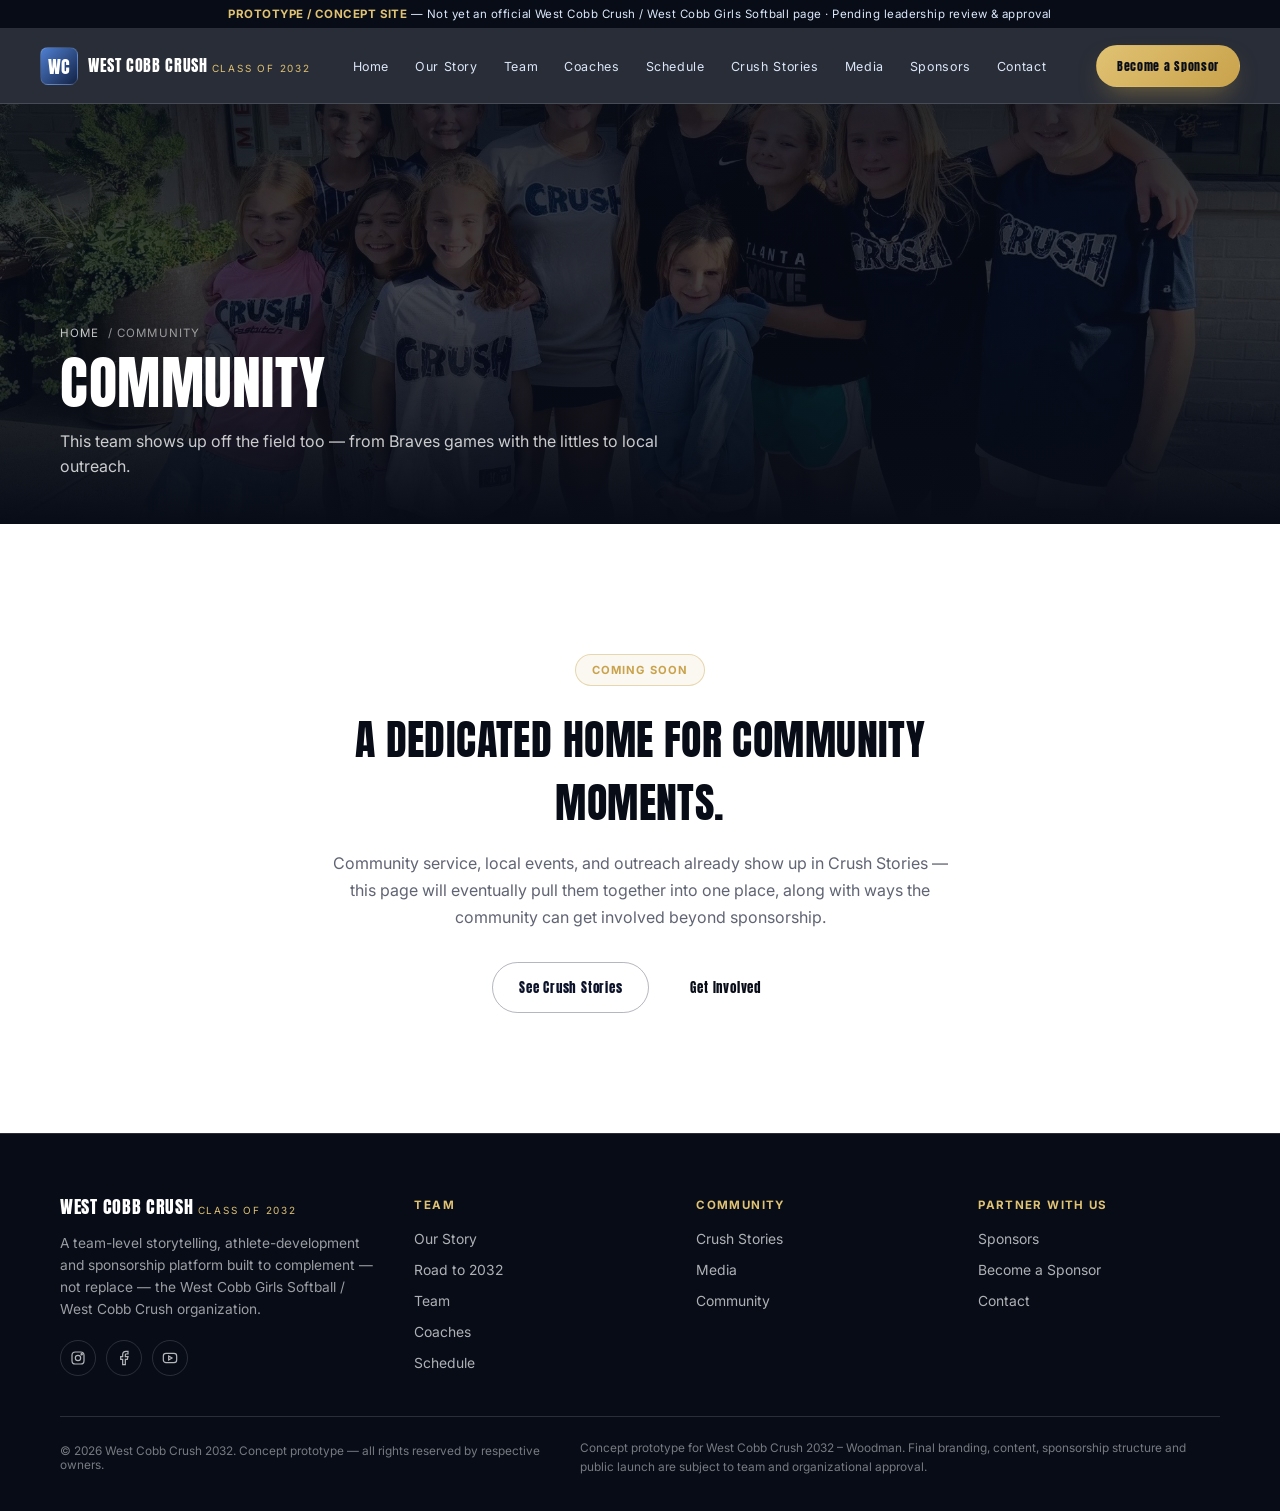
<file: community.html>
<!DOCTYPE html>
<html lang="en">
<head>
<meta charset="UTF-8">
<meta name="viewport" content="width=device-width, initial-scale=1.0">
<title>Community | West Cobb Crush 2032</title>
<meta name="description" content="How West Cobb Crush 2032 gives back — community events and outreach, coming soon.">
<link rel="preconnect" href="https://fonts.googleapis.com">
<link rel="preconnect" href="https://fonts.gstatic.com" crossorigin>
<link href="https://fonts.googleapis.com/css2?family=Anton&family=Inter:wght@400;500;600;700;800&display=swap" rel="stylesheet">
<link rel="stylesheet" href="styles.css">
</head>
<body data-page="community">

<div id="site-header-mount"></div>

<main id="main">

  <section class="page-banner" id="top">
    <div class="page-banner-media" style="background-image:url('assets/photos/stories-2.jpg');"></div>
    <div class="page-banner-scrim"></div>
    <div class="container">
      <span class="crumb"><a href="index.html">Home</a> / Community</span>
      <h1>Community</h1>
      <p>This team shows up off the field too — from Braves games with the littles to local outreach.</p>
    </div>
  </section>

  <section class="section-pad" style="background:var(--white);">
    <div class="container">
      <div class="coming-soon" data-reveal>
        <span class="cs-badge">Coming Soon</span>
        <h2>A dedicated home for community moments.</h2>
        <p>Community service, local events, and outreach already show up in Crush Stories — this page will eventually pull them together into one place, along with ways the community can get involved beyond sponsorship.</p>
        <div class="cs-ctas">
          <a href="crush-stories.html" class="btn btn-outline-dark">See Crush Stories</a>
          <a href="become-a-sponsor.html" class="btn btn-primary">Get Involved</a>
        </div>
      </div>
    </div>
  </section>

</main>

<div id="site-footer-mount"></div>

<script src="data.js"></script>
<script src="components.js"></script>
<script src="render.js"></script>
<script>
  document.addEventListener("DOMContentLoaded", function () { Site.initReveal(); });
</script>
</body>
</html>
</file>
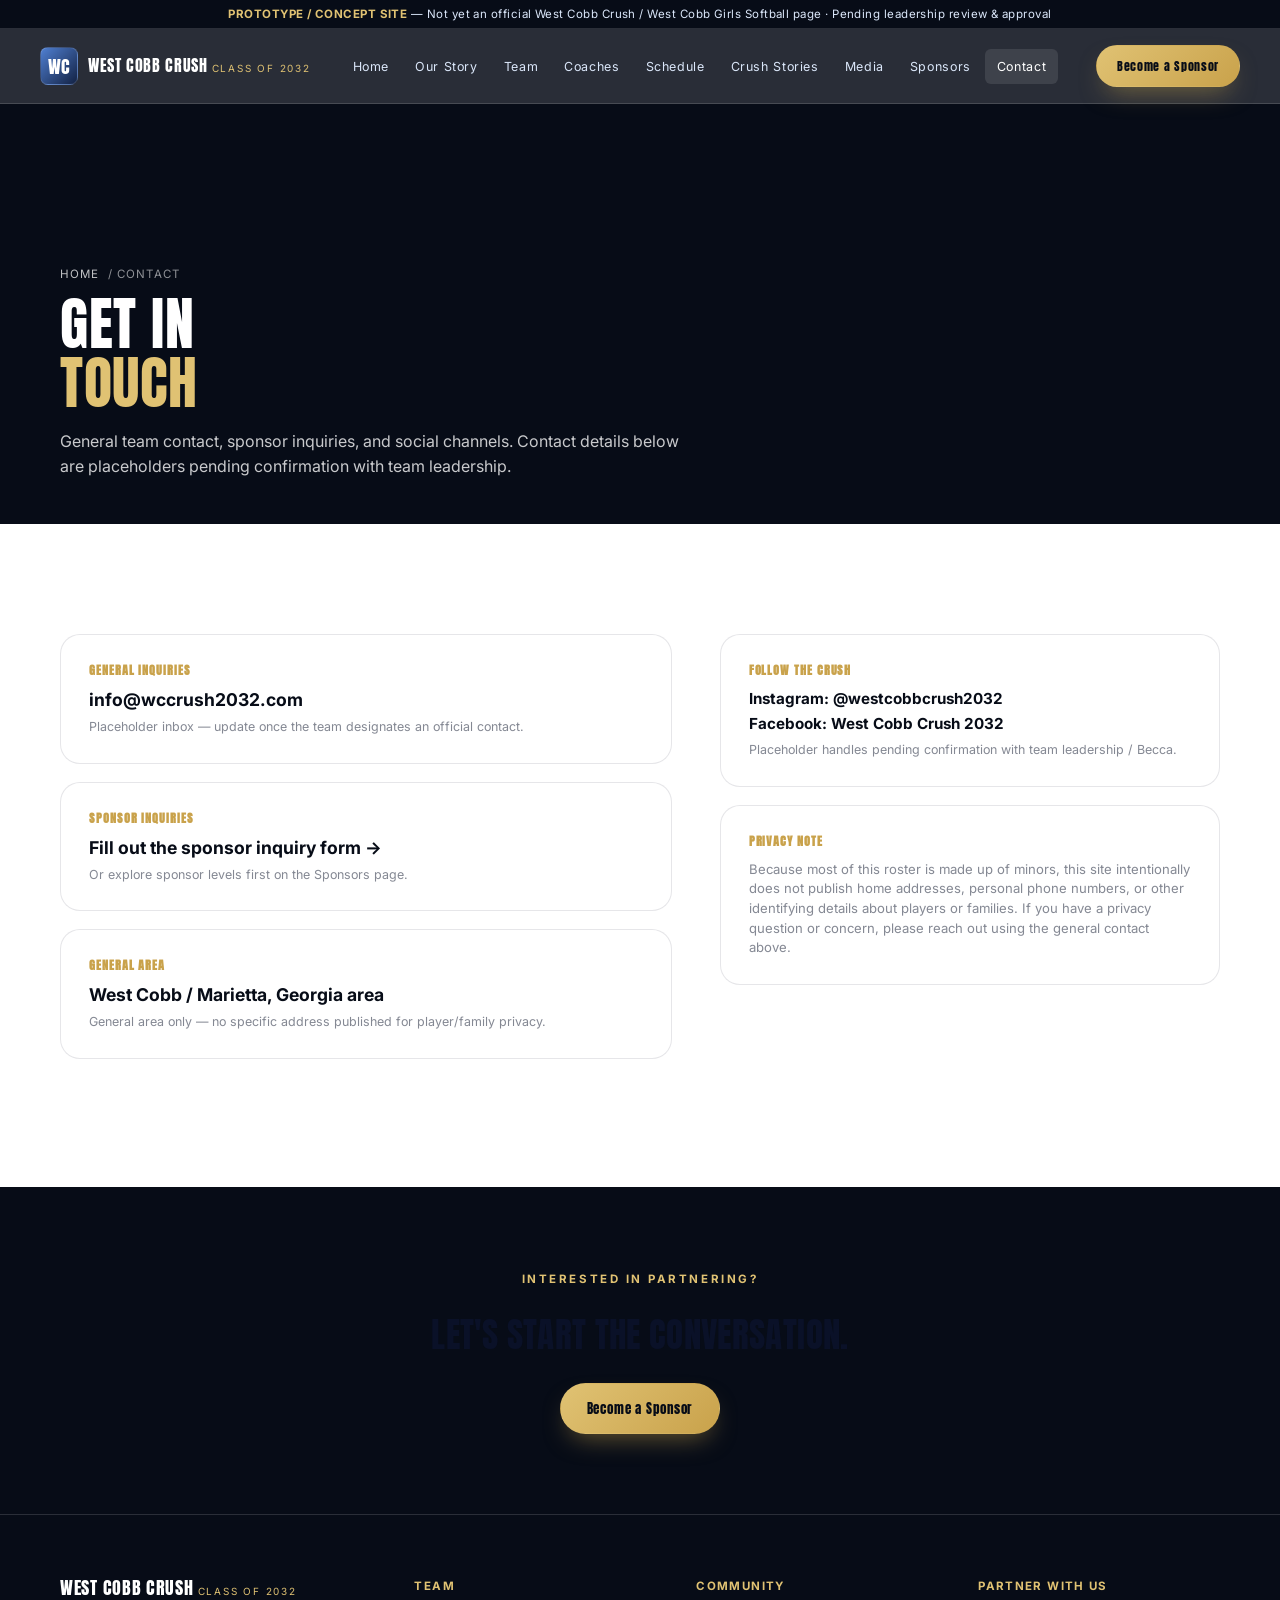
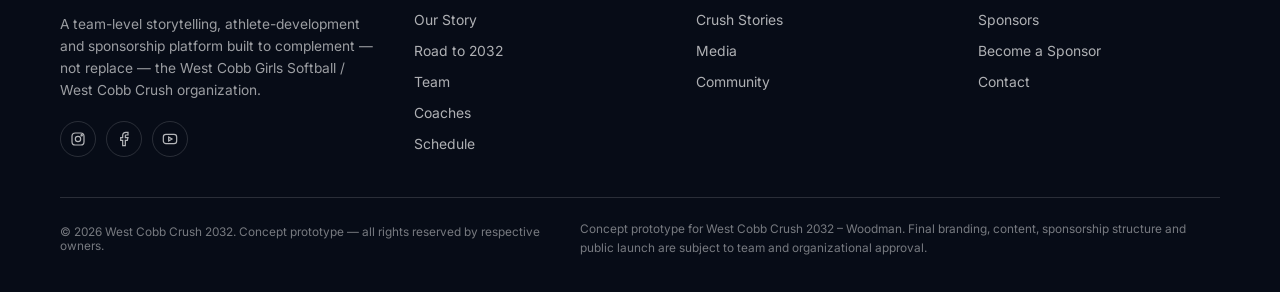
<file: contact.html>
<!DOCTYPE html>
<html lang="en">
<head>
<meta charset="UTF-8">
<meta name="viewport" content="width=device-width, initial-scale=1.0">
<title>Contact | West Cobb Crush 2032</title>
<meta name="description" content="Get in touch with West Cobb Crush 2032 — general team contact, sponsor inquiries, and social links. Placeholder contact info pending team confirmation.">
<link rel="preconnect" href="https://fonts.googleapis.com">
<link rel="preconnect" href="https://fonts.gstatic.com" crossorigin>
<link href="https://fonts.googleapis.com/css2?family=Anton&family=Inter:wght@400;500;600;700;800&display=swap" rel="stylesheet">
<link rel="stylesheet" href="styles.css">
</head>
<body data-page="contact">

<div id="site-header-mount"></div>

<main id="main">

  <section class="page-banner page-banner-noimage" id="top">
    <div class="container">
      <span class="crumb"><a href="index.html">Home</a> / Contact</span>
      <h1>Get in<br><span class="accent">Touch</span></h1>
      <p>General team contact, sponsor inquiries, and social channels. Contact details below are placeholders pending confirmation with team leadership.</p>
    </div>
  </section>

  <section class="section-pad" style="background:var(--white);">
    <div class="container">
      <div class="contact-grid">
        <div data-reveal>
          <div class="contact-card">
            <h3>General Inquiries</h3>
            <a class="value" id="contactEmail" href="#"></a>
            <p class="note" id="contactEmailNote"></p>
          </div>
          <div class="contact-card">
            <h3>Sponsor Inquiries</h3>
            <a class="value" href="become-a-sponsor.html">Fill out the sponsor inquiry form &rarr;</a>
            <p class="note">Or explore sponsor levels first on the <a href="sponsors.html">Sponsors page</a>.</p>
          </div>
          <div class="contact-card">
            <h3>General Area</h3>
            <span class="value" id="contactLocation"></span>
            <p class="note" id="contactLocationNote"></p>
          </div>
        </div>

        <div data-reveal>
          <div class="contact-card">
            <h3>Follow the Crush</h3>
            <p class="value" style="font-size:.95rem;" id="contactInstagram"></p>
            <p class="value" style="font-size:.95rem; margin-top:6px;" id="contactFacebook"></p>
            <p class="note" id="contactSocialNote"></p>
          </div>
          <div class="contact-card">
            <h3>Privacy Note</h3>
            <p class="note" style="font-size:.82rem;">Because most of this roster is made up of minors, this site intentionally does not publish home addresses, personal phone numbers, or other identifying details about players or families. If you have a privacy question or concern, please reach out using the general contact above.</p>
          </div>
        </div>
      </div>
    </div>
  </section>

  <section class="section-pad-sm" style="background:var(--navy-950);">
    <div class="container" style="text-align:center;">
      <div data-reveal>
        <span class="kicker on-dark">Interested in Partnering?</span>
        <h2 class="on-dark" style="font-size:clamp(1.6rem,4vw,2.2rem); text-transform:uppercase; margin-top:8px;">Let's start the conversation.</h2>
        <div class="hero-ctas" style="justify-content:center; margin-top:22px;">
          <a href="become-a-sponsor.html" class="btn btn-gold btn-emphasis">Become a Sponsor</a>
        </div>
      </div>
    </div>
  </section>

</main>

<div id="site-footer-mount"></div>

<script src="data.js"></script>
<script src="components.js"></script>
<script src="render.js"></script>
<script>
  document.addEventListener("DOMContentLoaded", function () {
    const email = document.getElementById("contactEmail");
    email.href = "mailto:" + CONTACT_INFO.email;
    email.textContent = CONTACT_INFO.email;
    document.getElementById("contactEmailNote").textContent = CONTACT_INFO.emailNote;
    document.getElementById("contactLocation").textContent = CONTACT_INFO.location;
    document.getElementById("contactLocationNote").textContent = CONTACT_INFO.locationNote;
    document.getElementById("contactInstagram").textContent = "Instagram: " + CONTACT_INFO.instagramHandle;
    document.getElementById("contactFacebook").textContent = "Facebook: " + CONTACT_INFO.facebookHandle;
    document.getElementById("contactSocialNote").textContent = CONTACT_INFO.socialNote;
    Site.initReveal();
  });
</script>
</body>
</html>
</file>
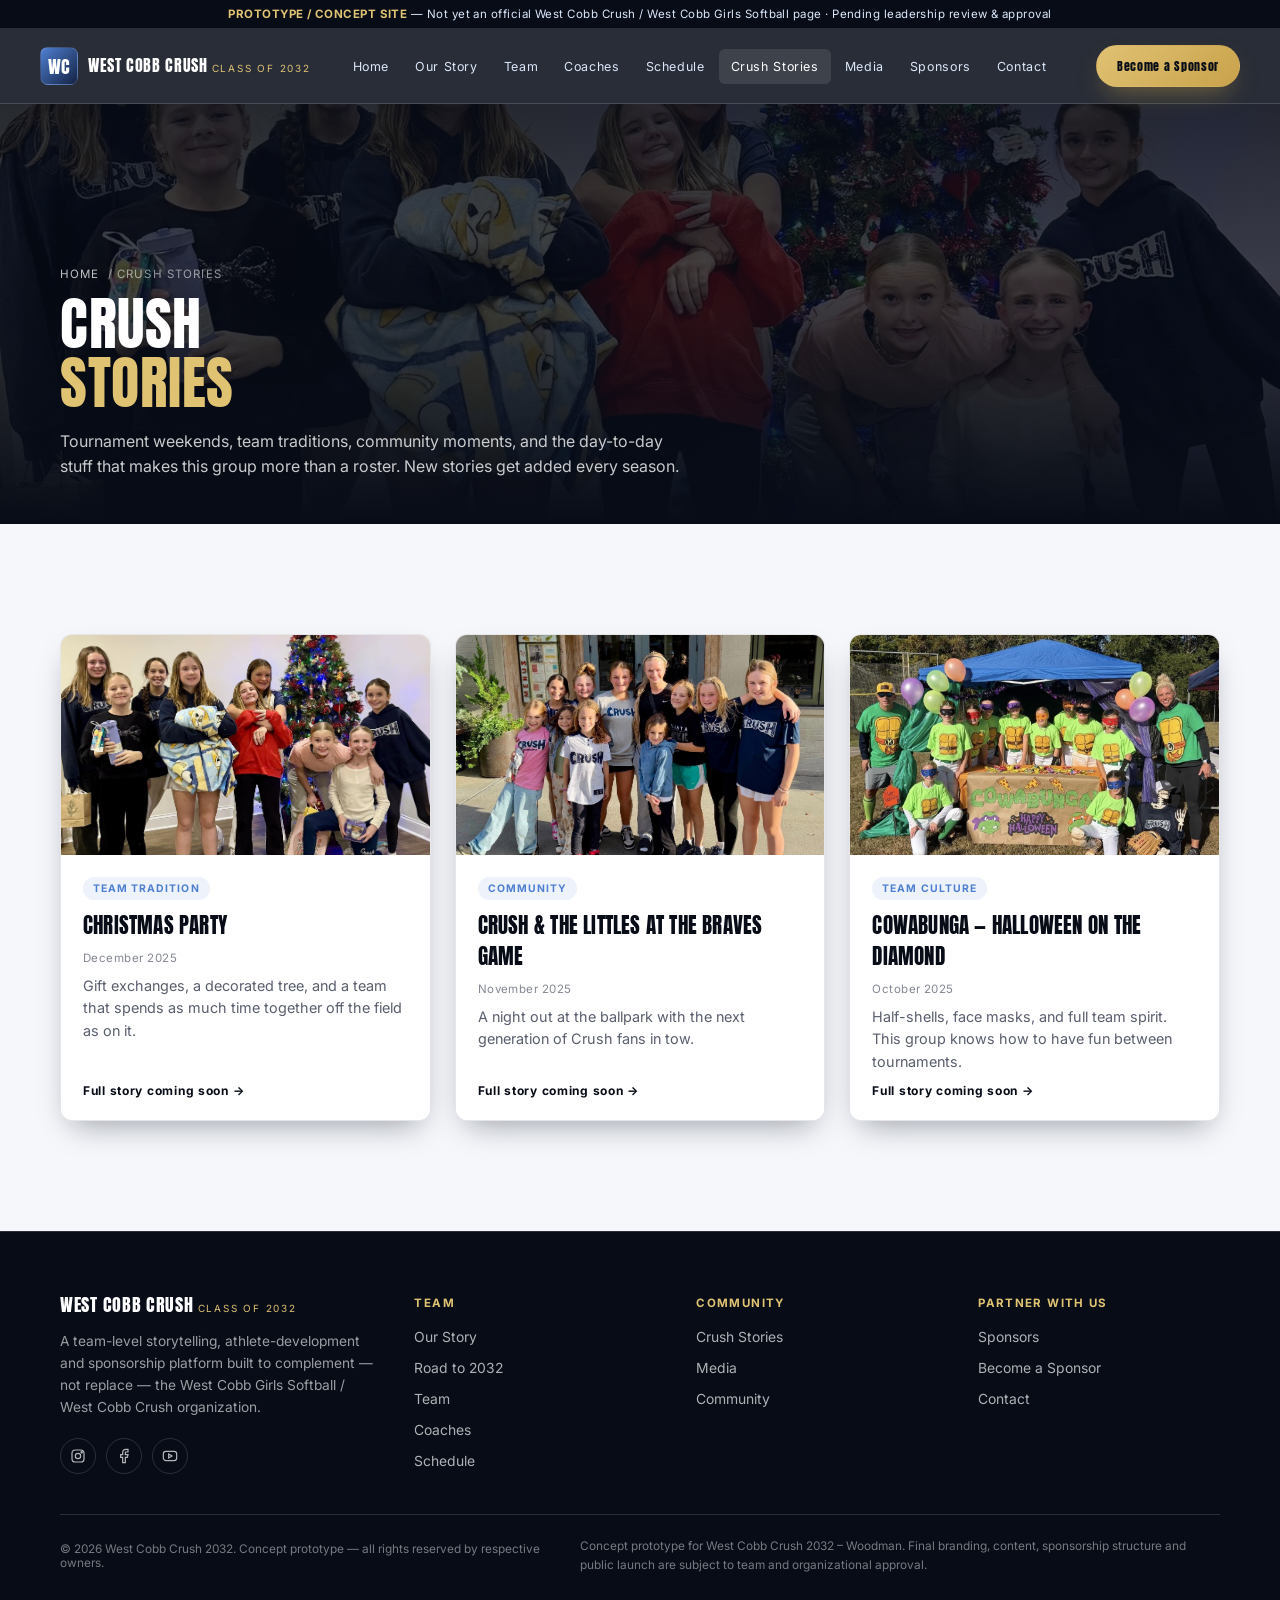
<file: crush-stories.html>
<!DOCTYPE html>
<html lang="en">
<head>
<meta charset="UTF-8">
<meta name="viewport" content="width=device-width, initial-scale=1.0">
<title>Crush Stories | West Cobb Crush 2032</title>
<meta name="description" content="Tournament runs, team traditions, and the moments that make West Cobb Crush 2032 more than a roster.">
<link rel="preconnect" href="https://fonts.googleapis.com">
<link rel="preconnect" href="https://fonts.gstatic.com" crossorigin>
<link href="https://fonts.googleapis.com/css2?family=Anton&family=Inter:wght@400;500;600;700;800&display=swap" rel="stylesheet">
<link rel="stylesheet" href="styles.css">
</head>
<body data-page="crush-stories">

<div id="site-header-mount"></div>

<main id="main">

  <section class="page-banner" id="top">
    <div class="page-banner-media" style="background-image:url('assets/photos/stories-1.jpg');"></div>
    <div class="page-banner-scrim"></div>
    <div class="container">
      <span class="crumb"><a href="index.html">Home</a> / Crush Stories</span>
      <h1>Crush<br><span class="accent">Stories</span></h1>
      <p>Tournament weekends, team traditions, community moments, and the day-to-day stuff that makes this group more than a roster. New stories get added every season.</p>
    </div>
  </section>

  <section class="stories section-pad" id="stories">
    <div class="container">
      <div class="stories-grid" id="storiesGridFull" data-reveal></div>
    </div>
  </section>

</main>

<div id="site-footer-mount"></div>

<script src="data.js"></script>
<script src="components.js"></script>
<script src="render.js"></script>
<script>
  document.addEventListener("DOMContentLoaded", function () {
    Site.renderStories("storiesGridFull");
    Site.initReveal();
  });
</script>
</body>
</html>
</file>
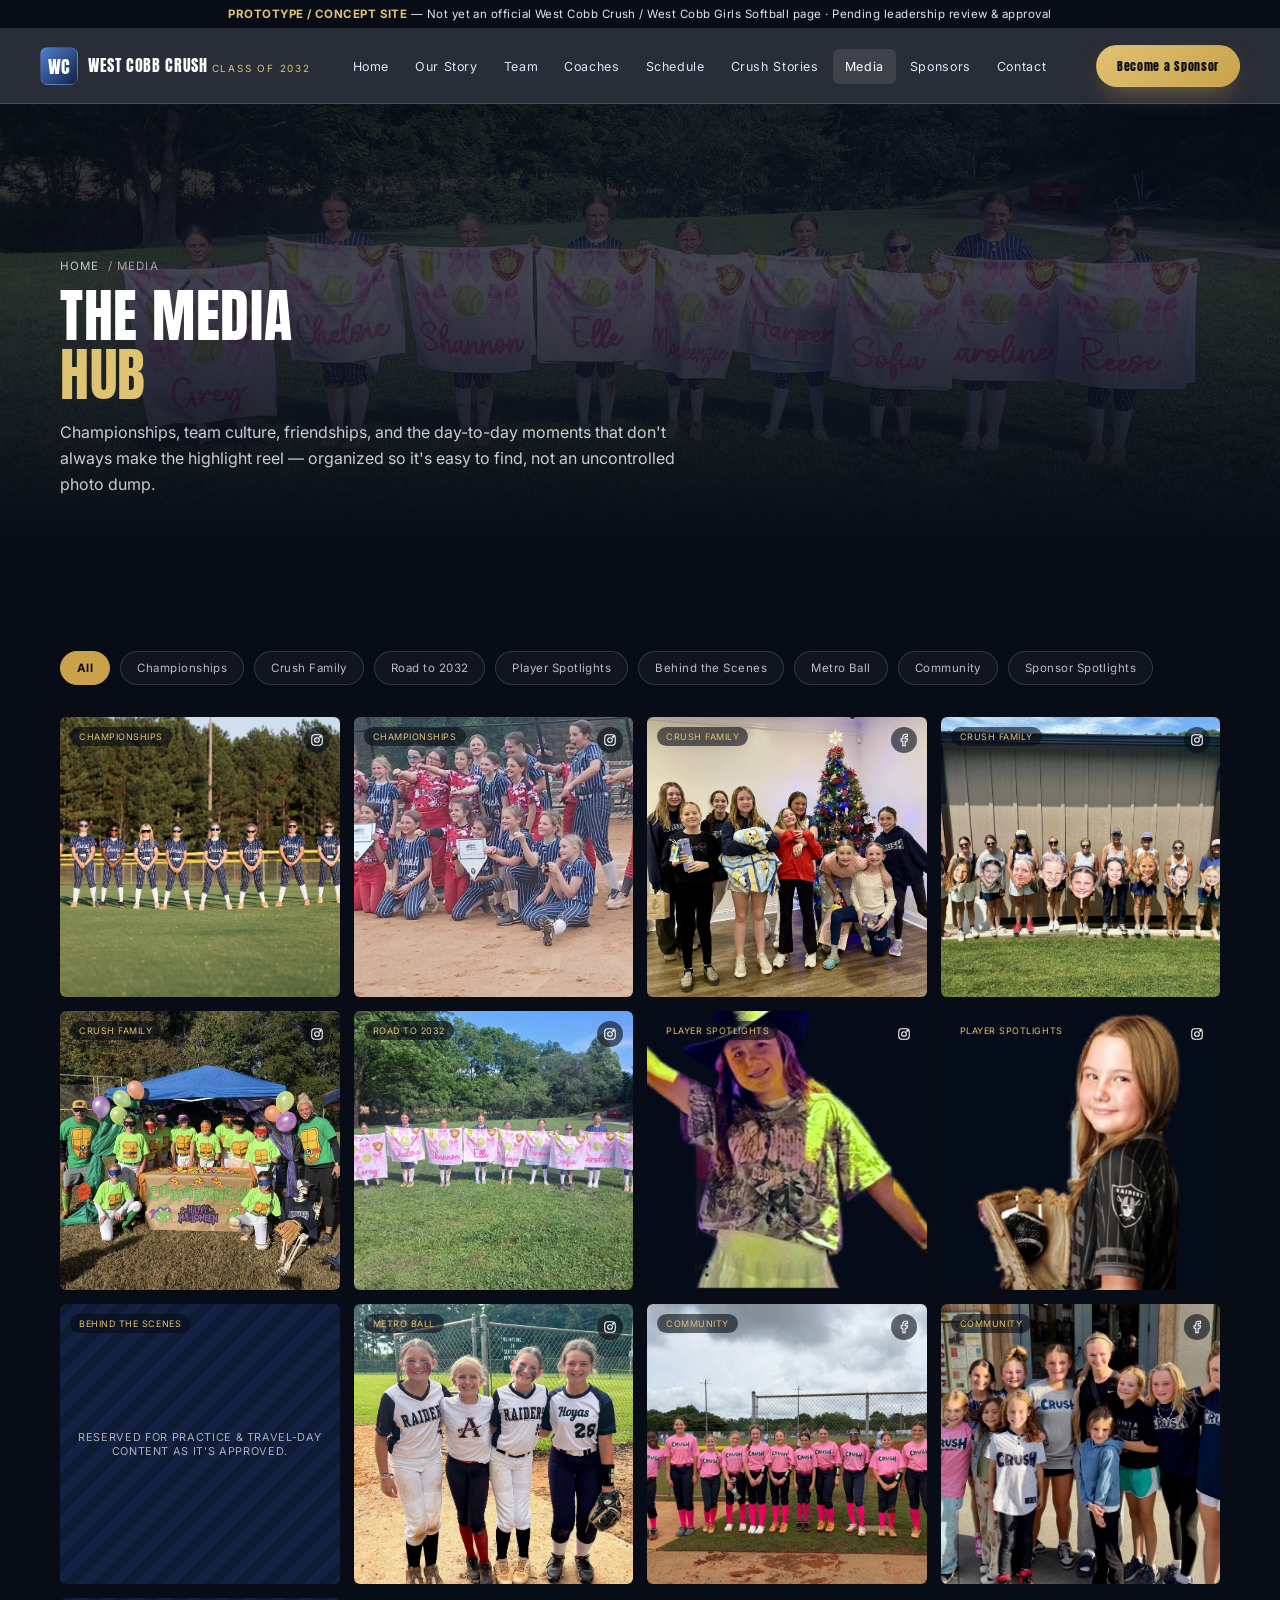
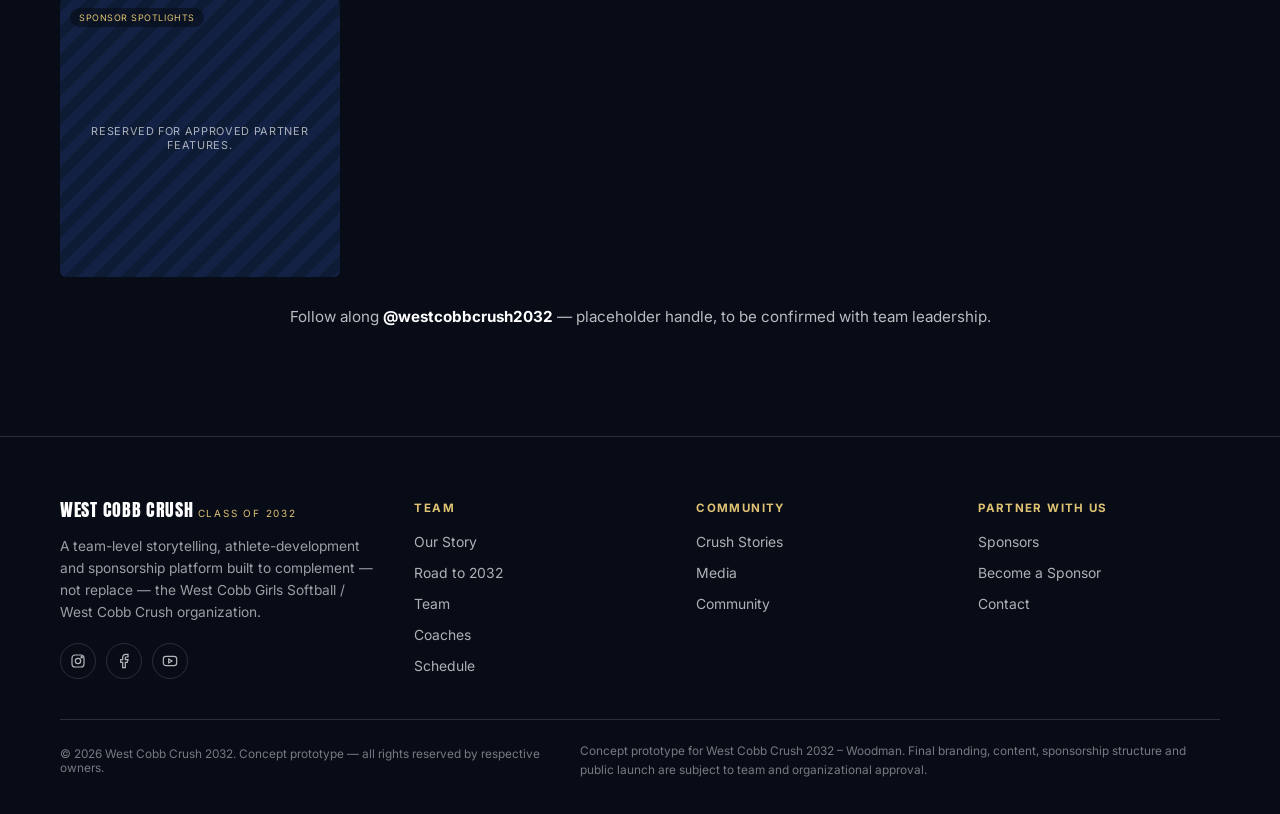
<file: media.html>
<!DOCTYPE html>
<html lang="en">
<head>
<meta charset="UTF-8">
<meta name="viewport" content="width=device-width, initial-scale=1.0">
<title>Media | West Cobb Crush 2032</title>
<meta name="description" content="Championships, team culture, friendships, and Road to 2032 moments — the West Cobb Crush 2032 media hub.">
<link rel="preconnect" href="https://fonts.googleapis.com">
<link rel="preconnect" href="https://fonts.gstatic.com" crossorigin>
<link href="https://fonts.googleapis.com/css2?family=Anton&family=Inter:wght@400;500;600;700;800&display=swap" rel="stylesheet">
<link rel="stylesheet" href="styles.css">
</head>
<body data-page="media">

<div id="site-header-mount"></div>

<main id="main">

  <section class="page-banner" id="top">
    <div class="page-banner-media" style="background-image:url('assets/photos/social-4.jpg');"></div>
    <div class="page-banner-scrim"></div>
    <div class="container">
      <span class="crumb"><a href="index.html">Home</a> / Media</span>
      <h1>The Media<br><span class="accent">Hub</span></h1>
      <p>Championships, team culture, friendships, and the day-to-day moments that don't always make the highlight reel — organized so it's easy to find, not an uncontrolled photo dump.</p>
    </div>
  </section>

  <section class="social section-pad" id="social">
    <div class="container">
      <div class="media-filters" id="mediaFiltersFull" data-reveal></div>
      <div class="social-grid" id="socialGridFull" data-reveal></div>
      <p class="social-handle">Follow along <strong>@westcobbcrush2032</strong> — placeholder handle, to be confirmed with team leadership.</p>
    </div>
  </section>

</main>

<div id="site-footer-mount"></div>

<script src="data.js"></script>
<script src="components.js"></script>
<script src="render.js"></script>
<script>
  document.addEventListener("DOMContentLoaded", function () {
    Site.renderMediaFilters("mediaFiltersFull", "socialGridFull");
    Site.renderSocial("socialGridFull");
    Site.initReveal();
  });
</script>
</body>
</html>
</file>
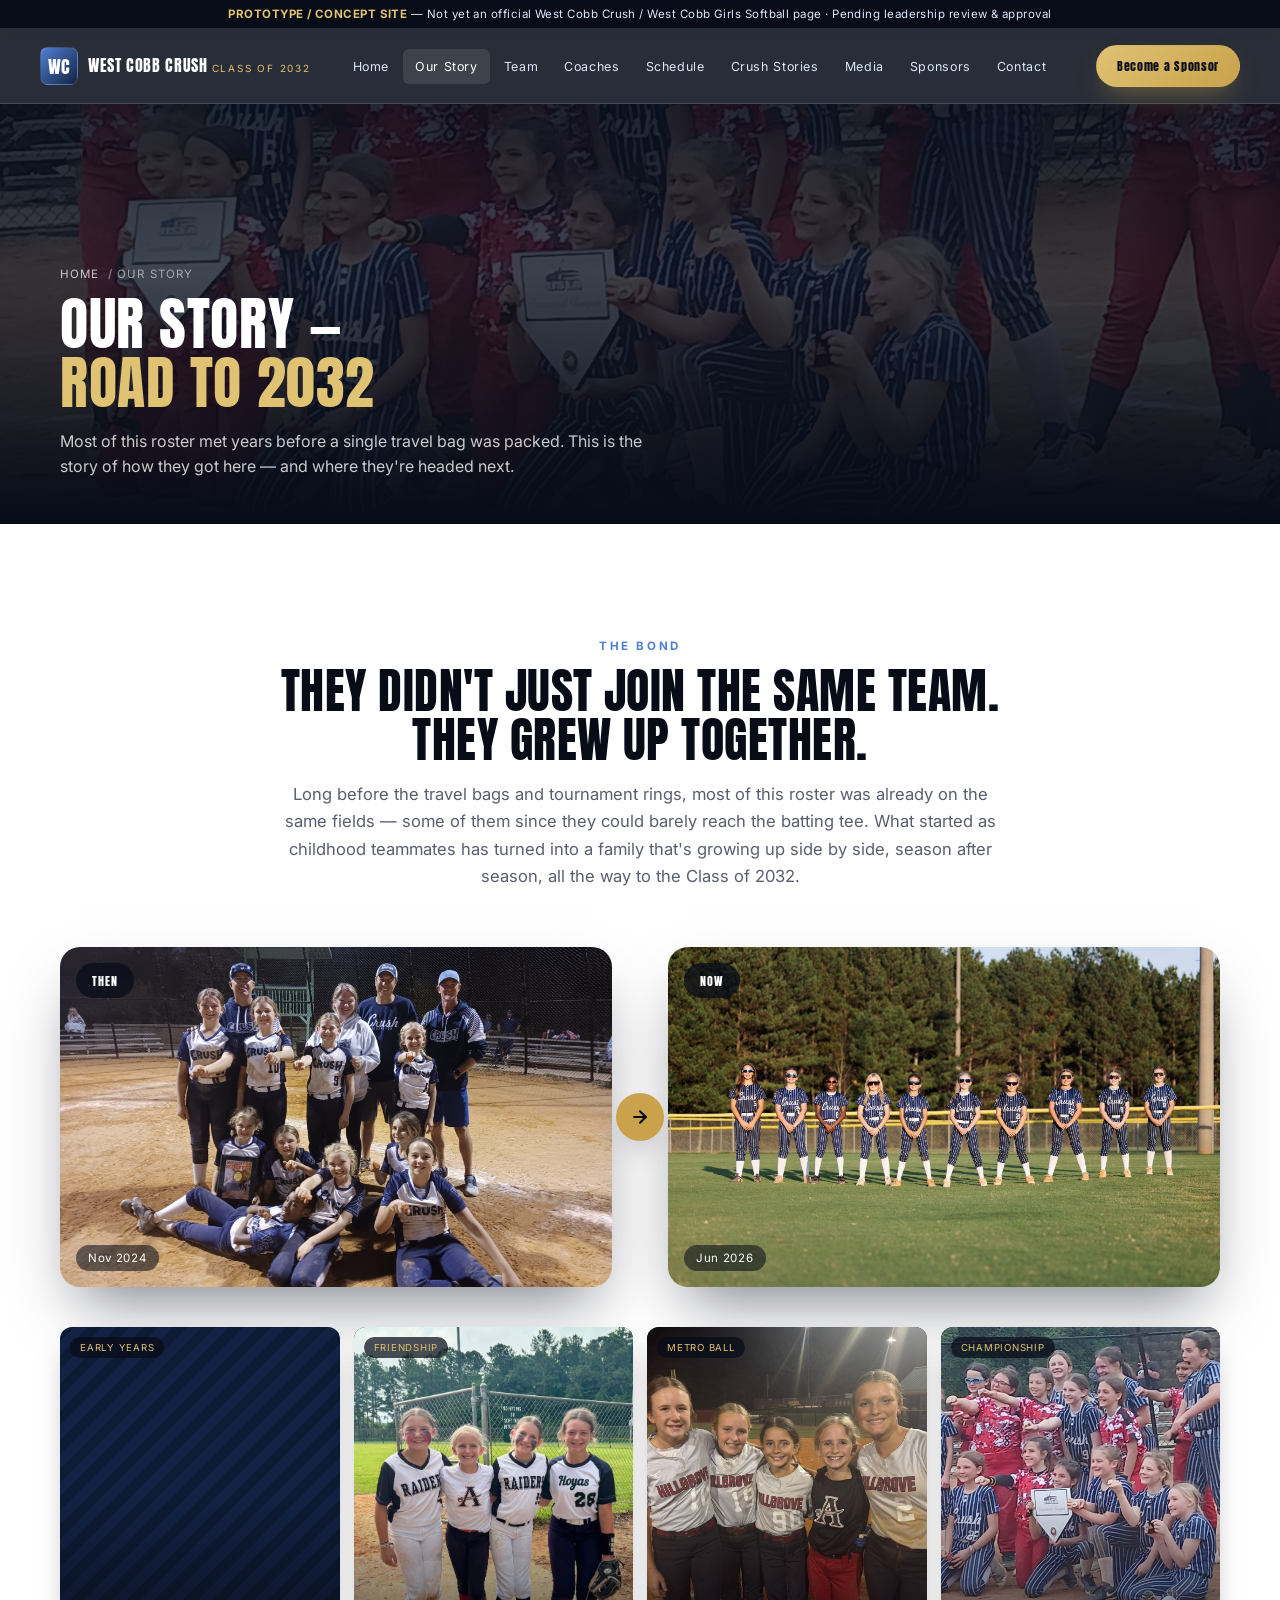
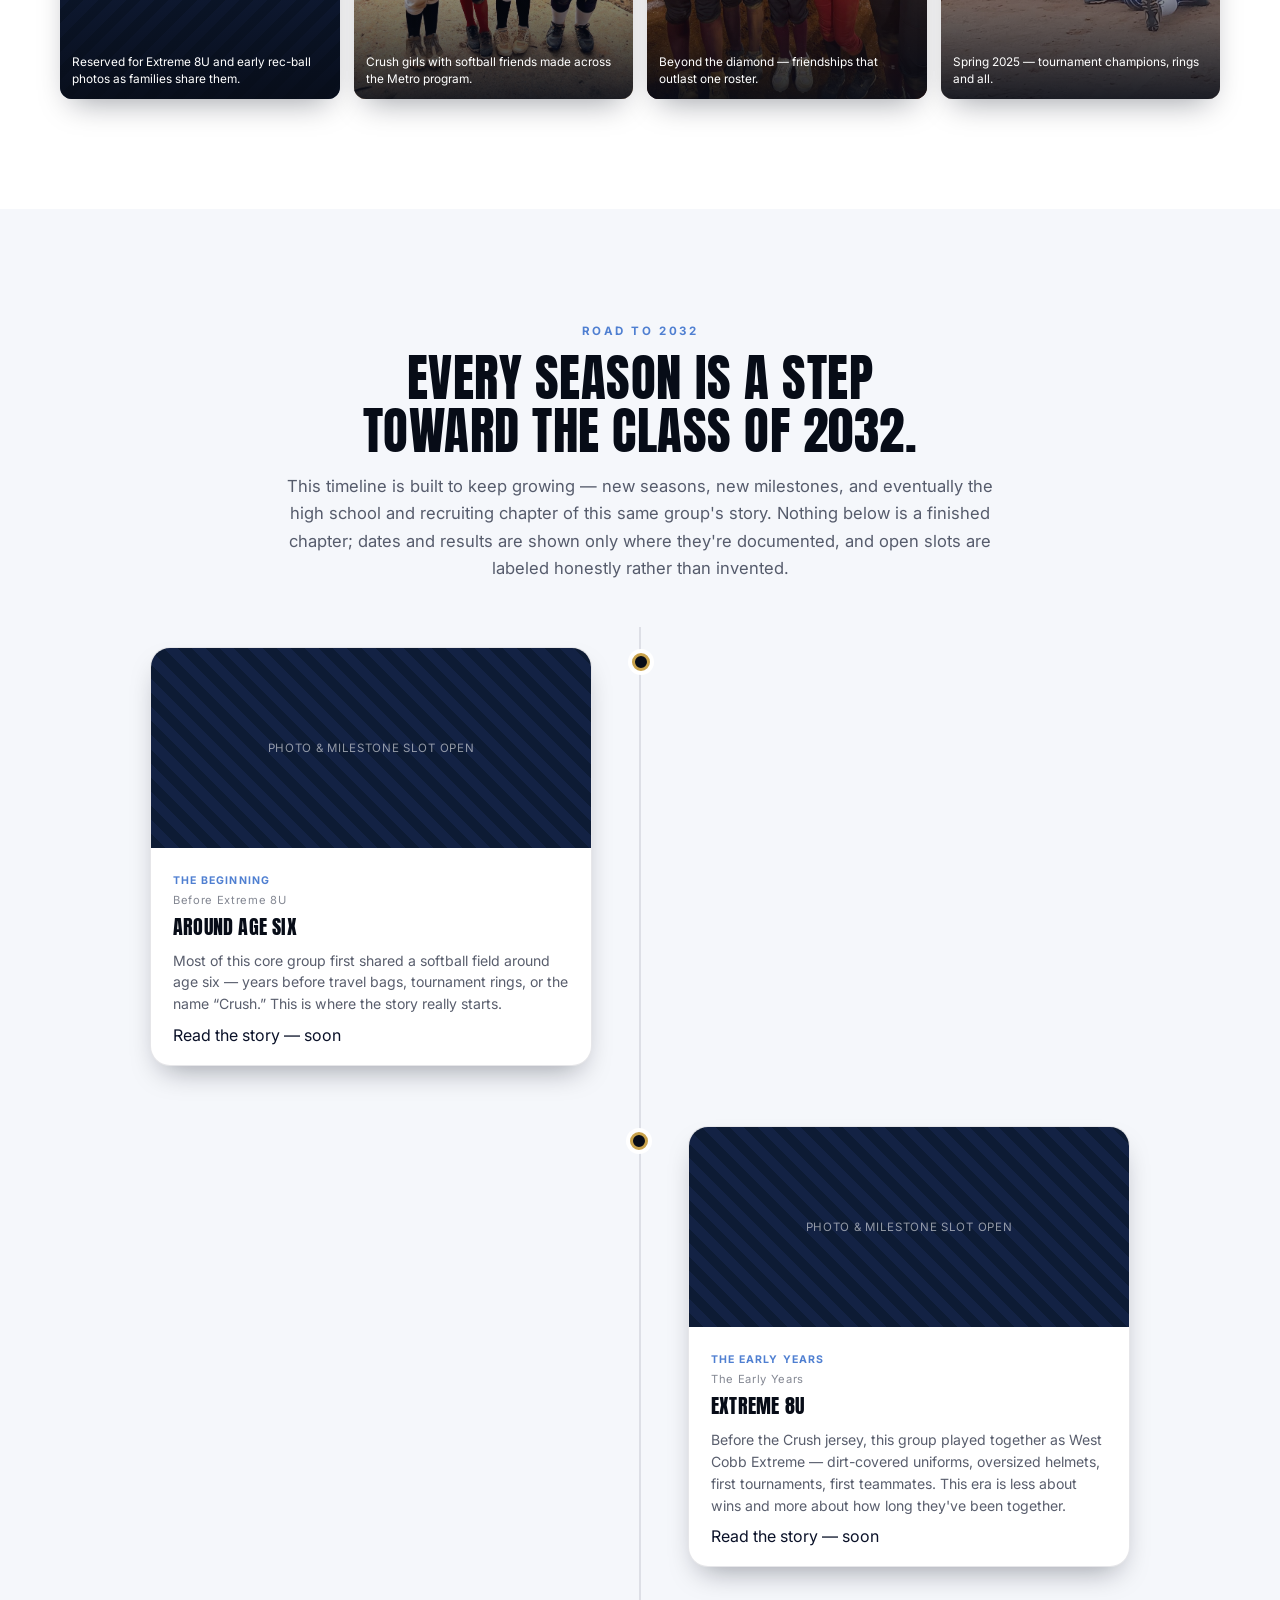
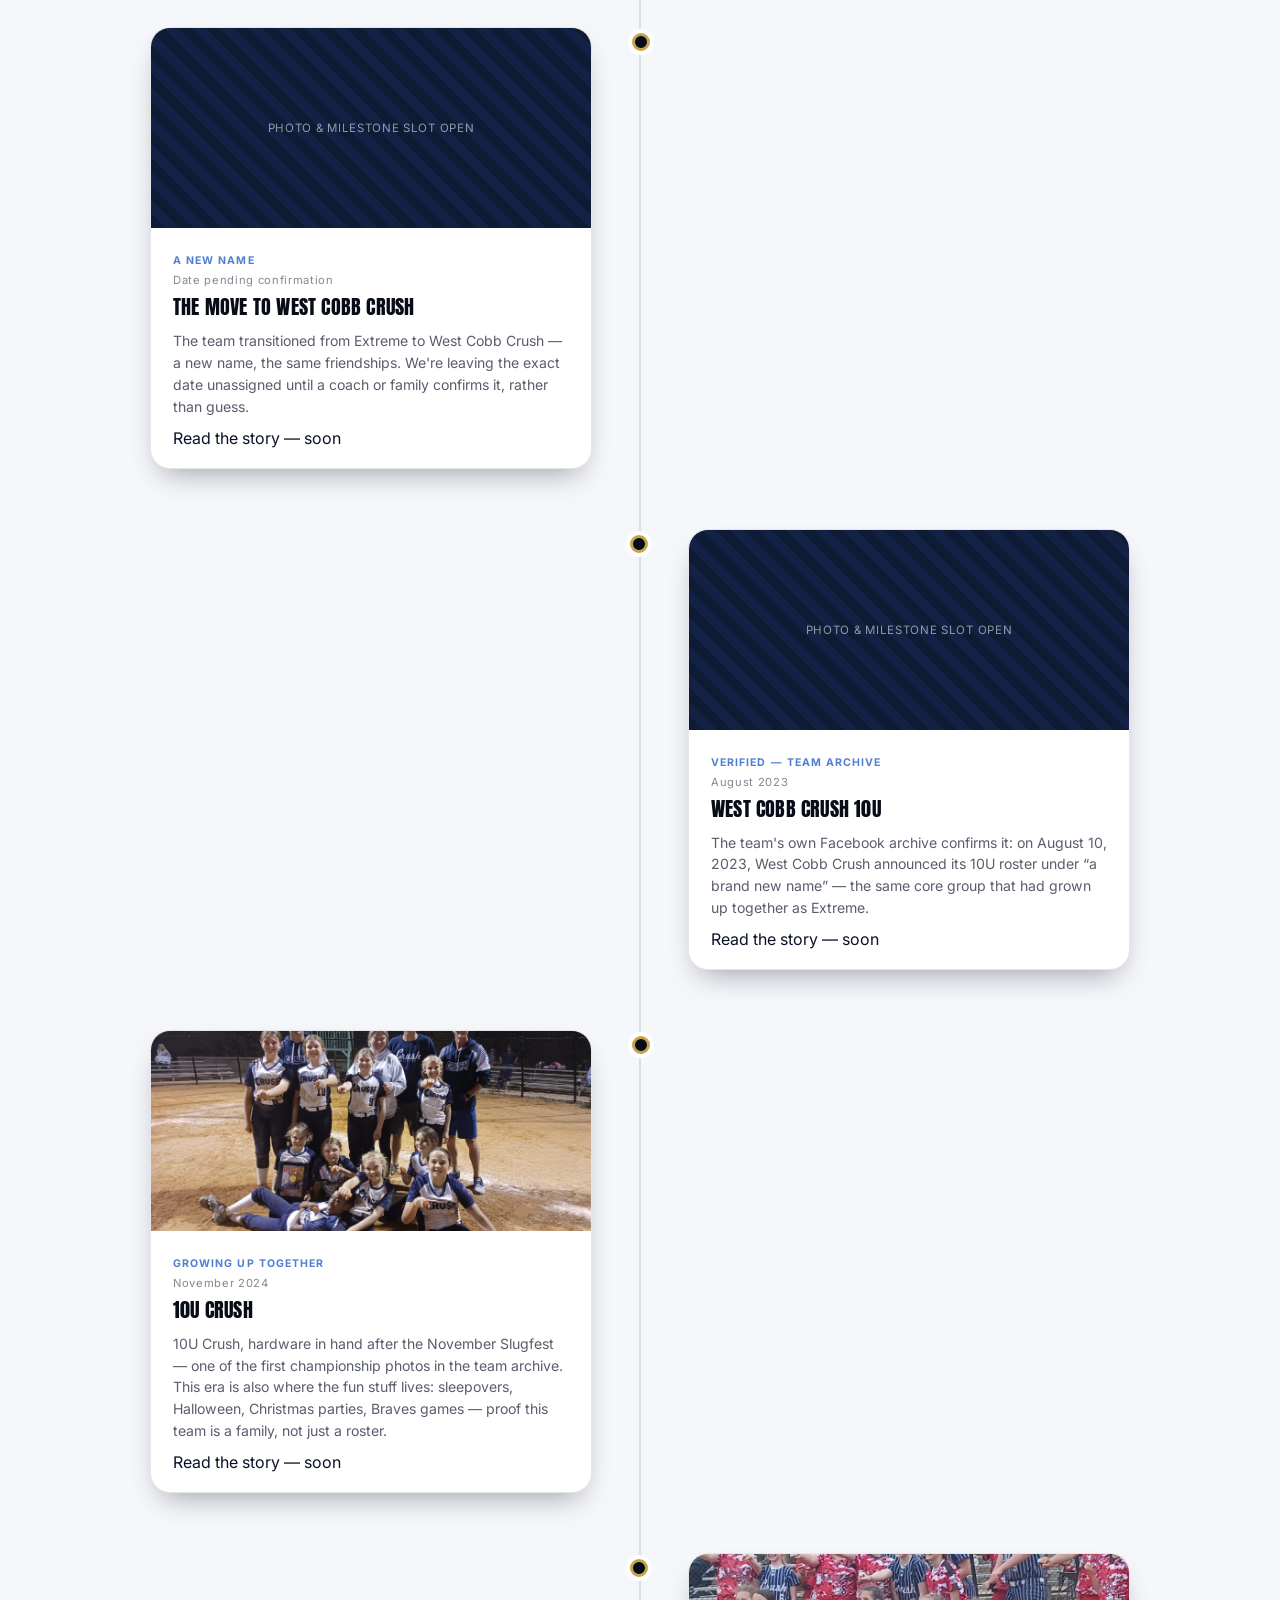
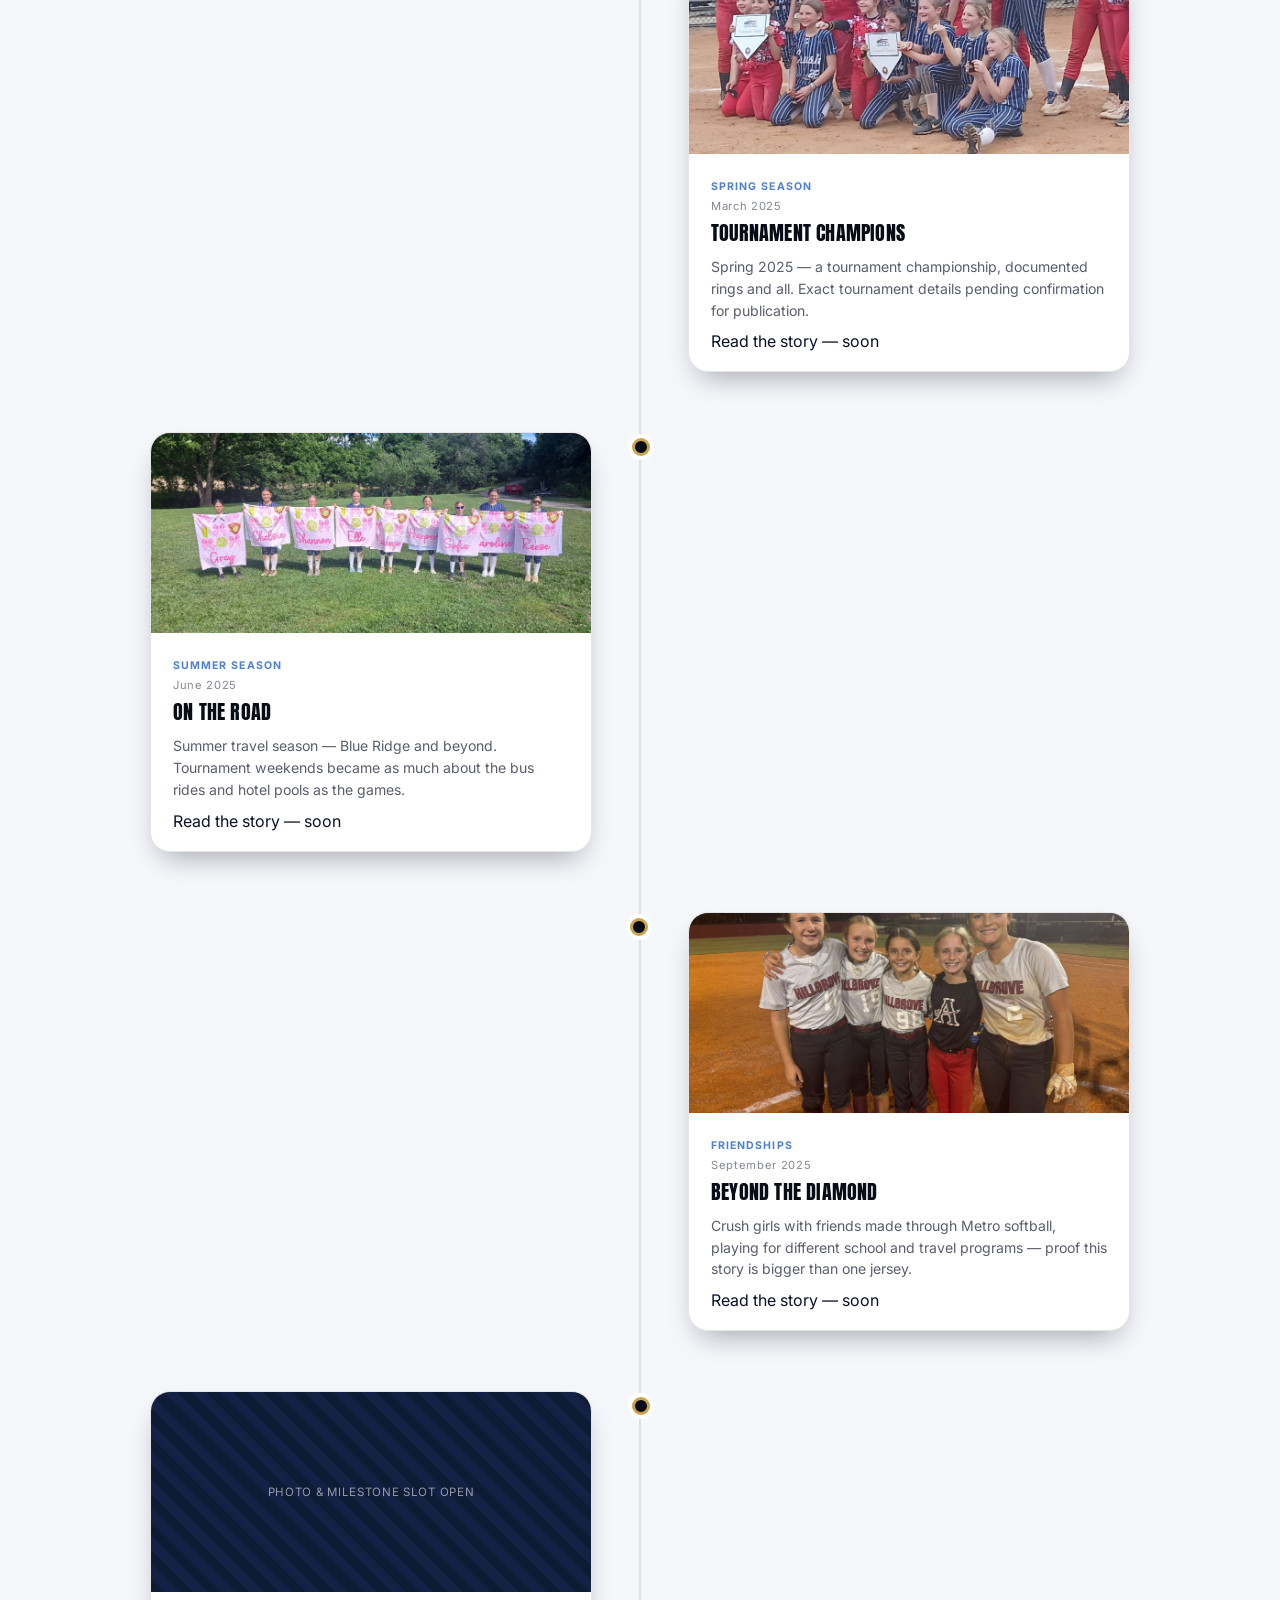
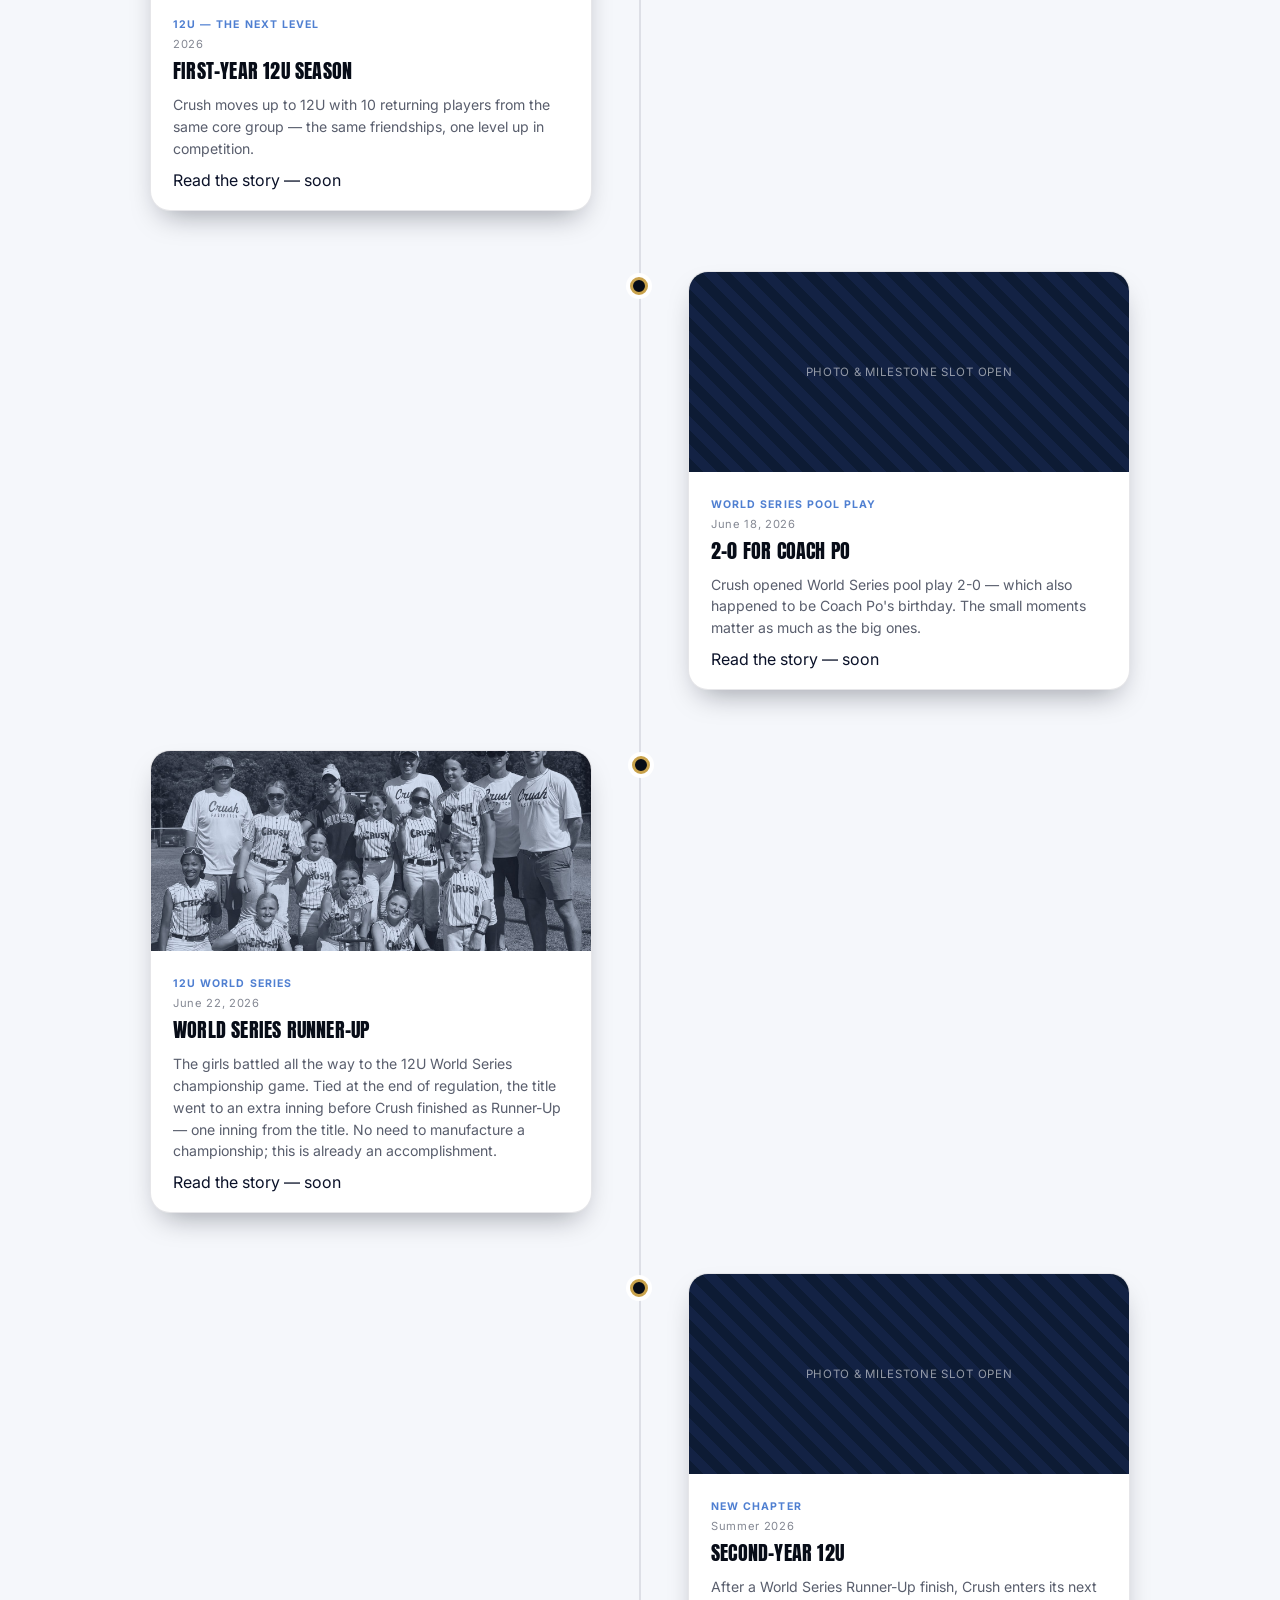
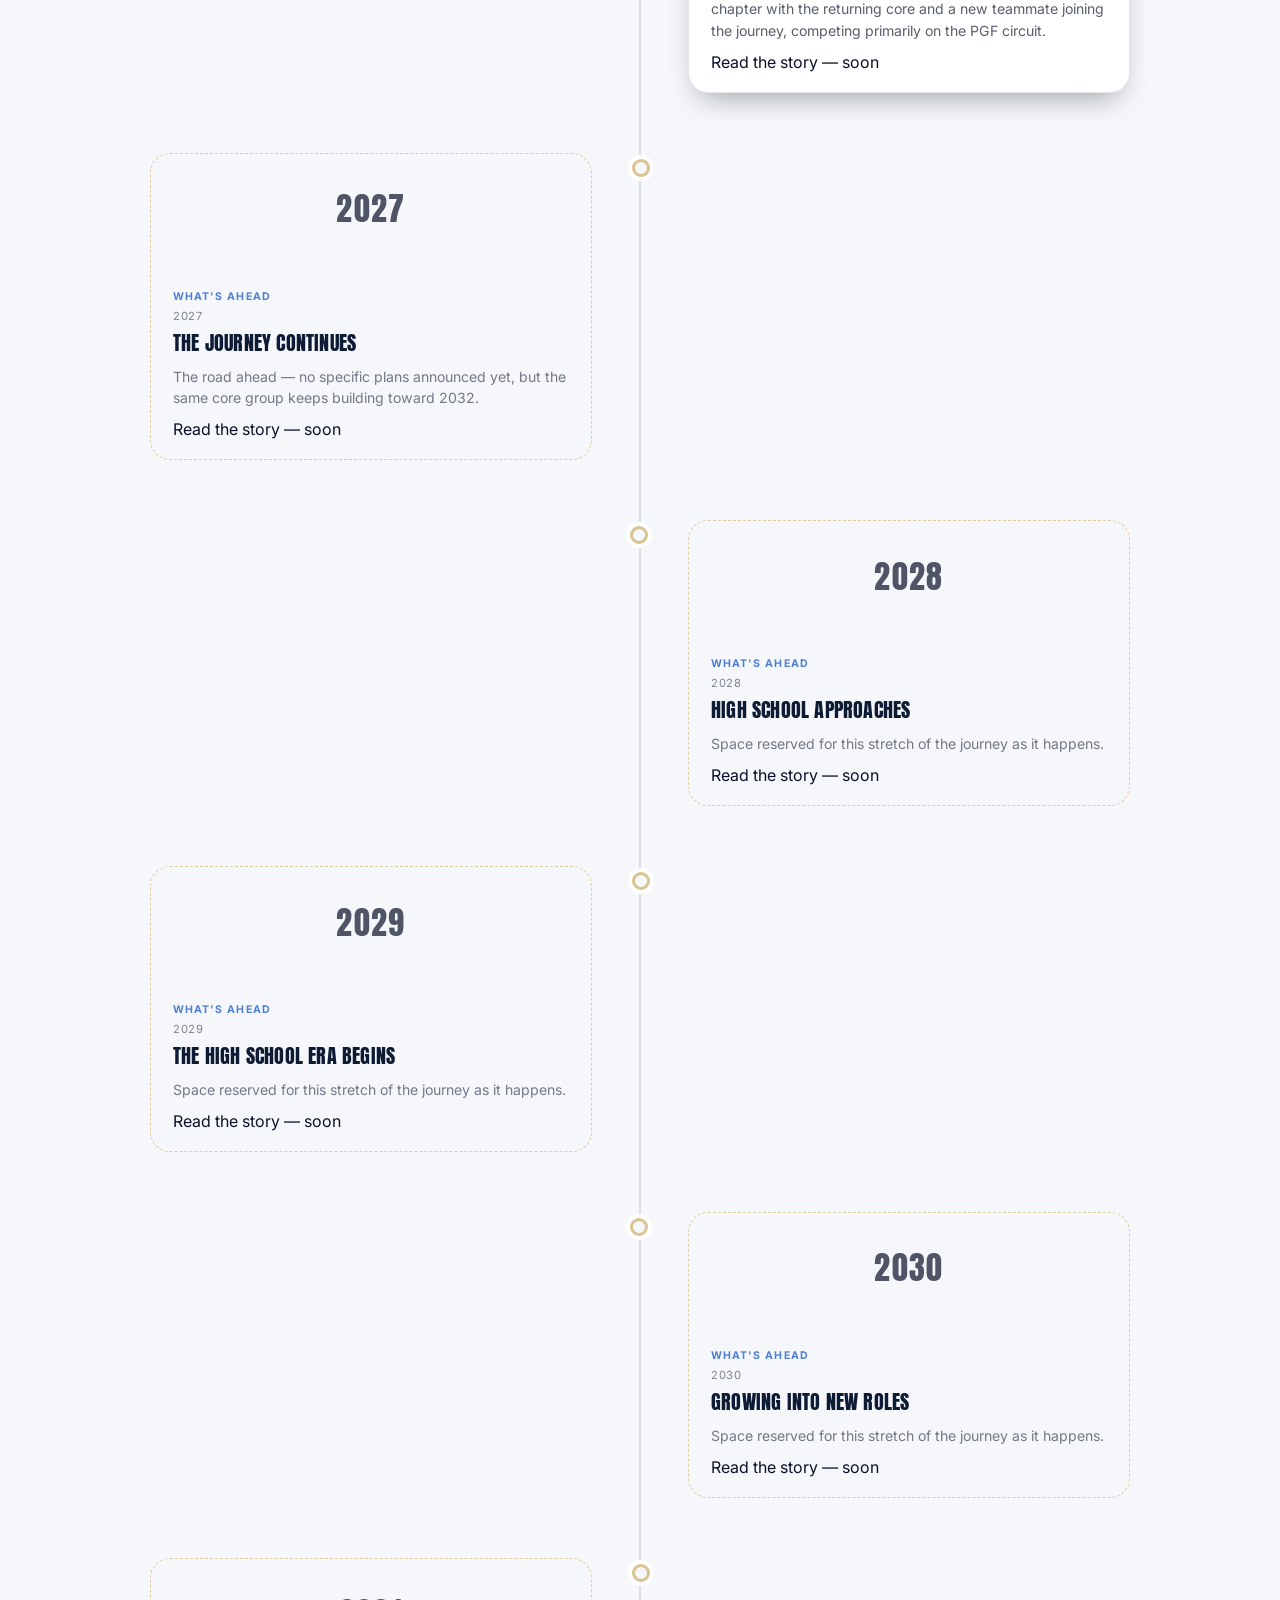
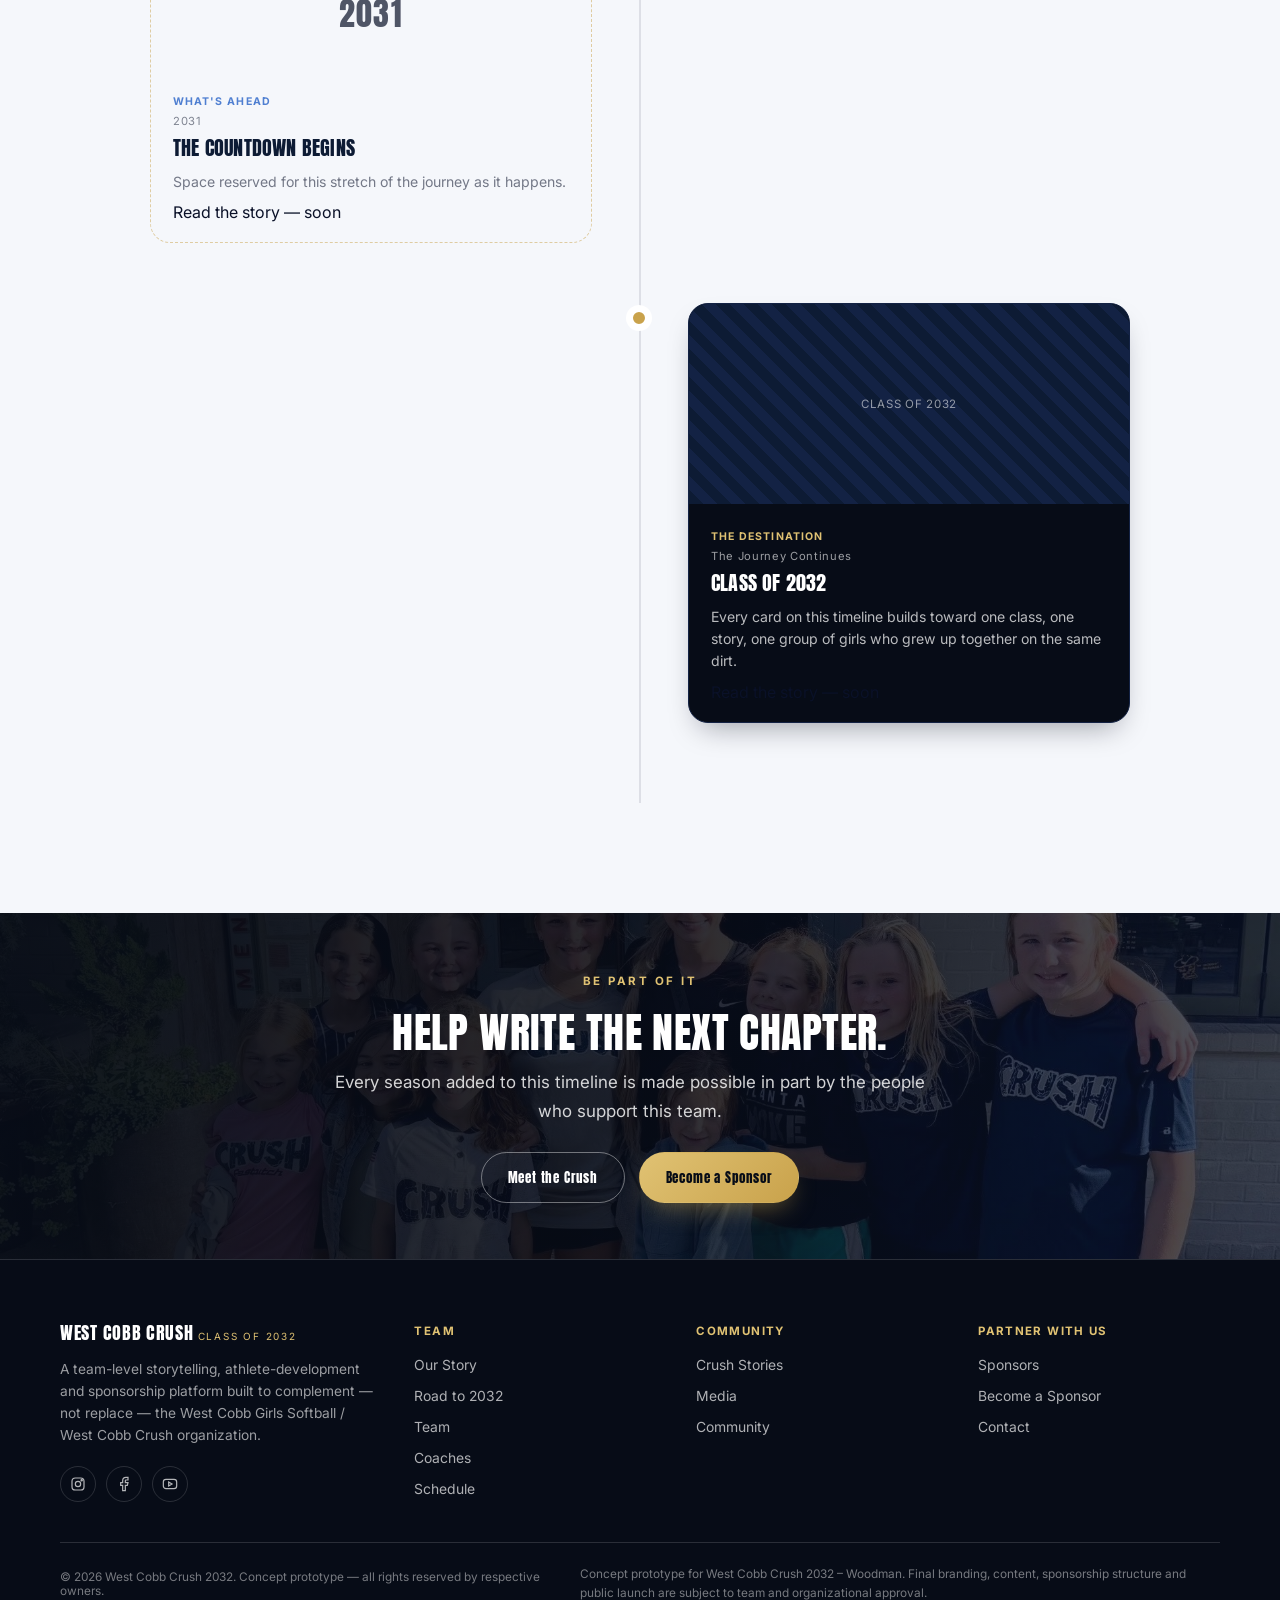
<file: our-story.html>
<!DOCTYPE html>
<html lang="en">
<head>
<meta charset="UTF-8">
<meta name="viewport" content="width=device-width, initial-scale=1.0">
<title>Our Story — Road to 2032 | West Cobb Crush 2032</title>
<meta name="description" content="They didn't just join the same team — they grew up together. The full Road to 2032 timeline: from Extreme 8U to championships, Metro softball, and the Class of 2032.">
<link rel="preconnect" href="https://fonts.googleapis.com">
<link rel="preconnect" href="https://fonts.gstatic.com" crossorigin>
<link href="https://fonts.googleapis.com/css2?family=Anton&family=Inter:wght@400;500;600;700;800&display=swap" rel="stylesheet">
<link rel="stylesheet" href="styles.css">
</head>
<body data-page="our-story">

<div id="site-header-mount"></div>

<main id="main">

  <section class="page-banner" id="top">
    <div class="page-banner-media" style="background-image:url('assets/photos/timeline-2.jpg');"></div>
    <div class="page-banner-scrim"></div>
    <div class="container">
      <span class="crumb"><a href="index.html">Home</a> / Our Story</span>
      <h1>Our Story —<br><span class="accent">Road to 2032</span></h1>
      <p>Most of this roster met years before a single travel bag was packed. This is the story of how they got here — and where they're headed next.</p>
    </div>
  </section>

  <!-- THEY GREW UP TOGETHER -->
  <section class="grew-up section-pad" id="grew-up">
    <div class="container">
      <div class="section-head center" data-reveal>
        <span class="kicker" id="growthKicker"></span>
        <h2 id="growthHeading"></h2>
        <p class="desc" id="growthCopy"></p>
      </div>

      <div class="then-now" data-reveal>
        <div class="then-now-panel then" id="thenPanel"></div>
        <div class="then-now-arrow" aria-hidden="true">
          <svg viewBox="0 0 24 24" width="20" height="20" fill="none" stroke="currentColor" stroke-width="2.5" stroke-linecap="round" stroke-linejoin="round"><line x1="5" y1="12" x2="19" y2="12"/><polyline points="12 5 19 12 12 19"/></svg>
        </div>
        <div class="then-now-panel now" id="nowPanel"></div>
      </div>

      <div class="growth-mosaic" id="growthMosaic" data-reveal></div>
    </div>
  </section>

  <!-- FULL TIMELINE -->
  <section class="road section-pad" id="road">
    <div class="container">
      <div class="section-head center" data-reveal>
        <span class="kicker">Road to 2032</span>
        <h2>Every season is a step<br>toward the Class of 2032.</h2>
        <p class="desc">This timeline is built to keep growing — new seasons, new milestones, and eventually the high school and recruiting chapter of this same group's story. Nothing below is a finished chapter; dates and results are shown only where they're documented, and open slots are labeled honestly rather than invented.</p>
      </div>

      <div class="full-timeline" id="fullTimeline"></div>
    </div>
  </section>

  <!-- CTA -->
  <section class="fuel section-pad-sm" style="padding:56px 0;">
    <div class="fuel-media" role="img" aria-label="West Cobb Crush players together on the field"></div>
    <div class="fuel-scrim"></div>
    <div class="container" style="text-align:center;">
      <div data-reveal style="max-width:640px; margin:0 auto;">
        <span class="kicker on-dark">Be Part of It</span>
        <h2 style="font-size:clamp(1.8rem,4.4vw,2.6rem); text-transform:uppercase; margin-top:10px;">Help write the next chapter.</h2>
        <p class="lede" style="margin-top:14px;">Every season added to this timeline is made possible in part by the people who support this team.</p>
        <div class="hero-ctas" style="justify-content:center; margin-top:26px;">
          <a href="team.html" class="btn btn-outline">Meet the Crush</a>
          <a href="become-a-sponsor.html" class="btn btn-gold btn-emphasis">Become a Sponsor</a>
        </div>
      </div>
    </div>
  </section>

</main>

<div id="site-footer-mount"></div>

<script src="data.js"></script>
<script src="components.js"></script>
<script src="render.js"></script>
<script>
  document.addEventListener("DOMContentLoaded", function () {
    Site.renderGrowthStory();
    Site.renderTimelineFull("fullTimeline");
    Site.initReveal();
  });
</script>
</body>
</html>
</file>
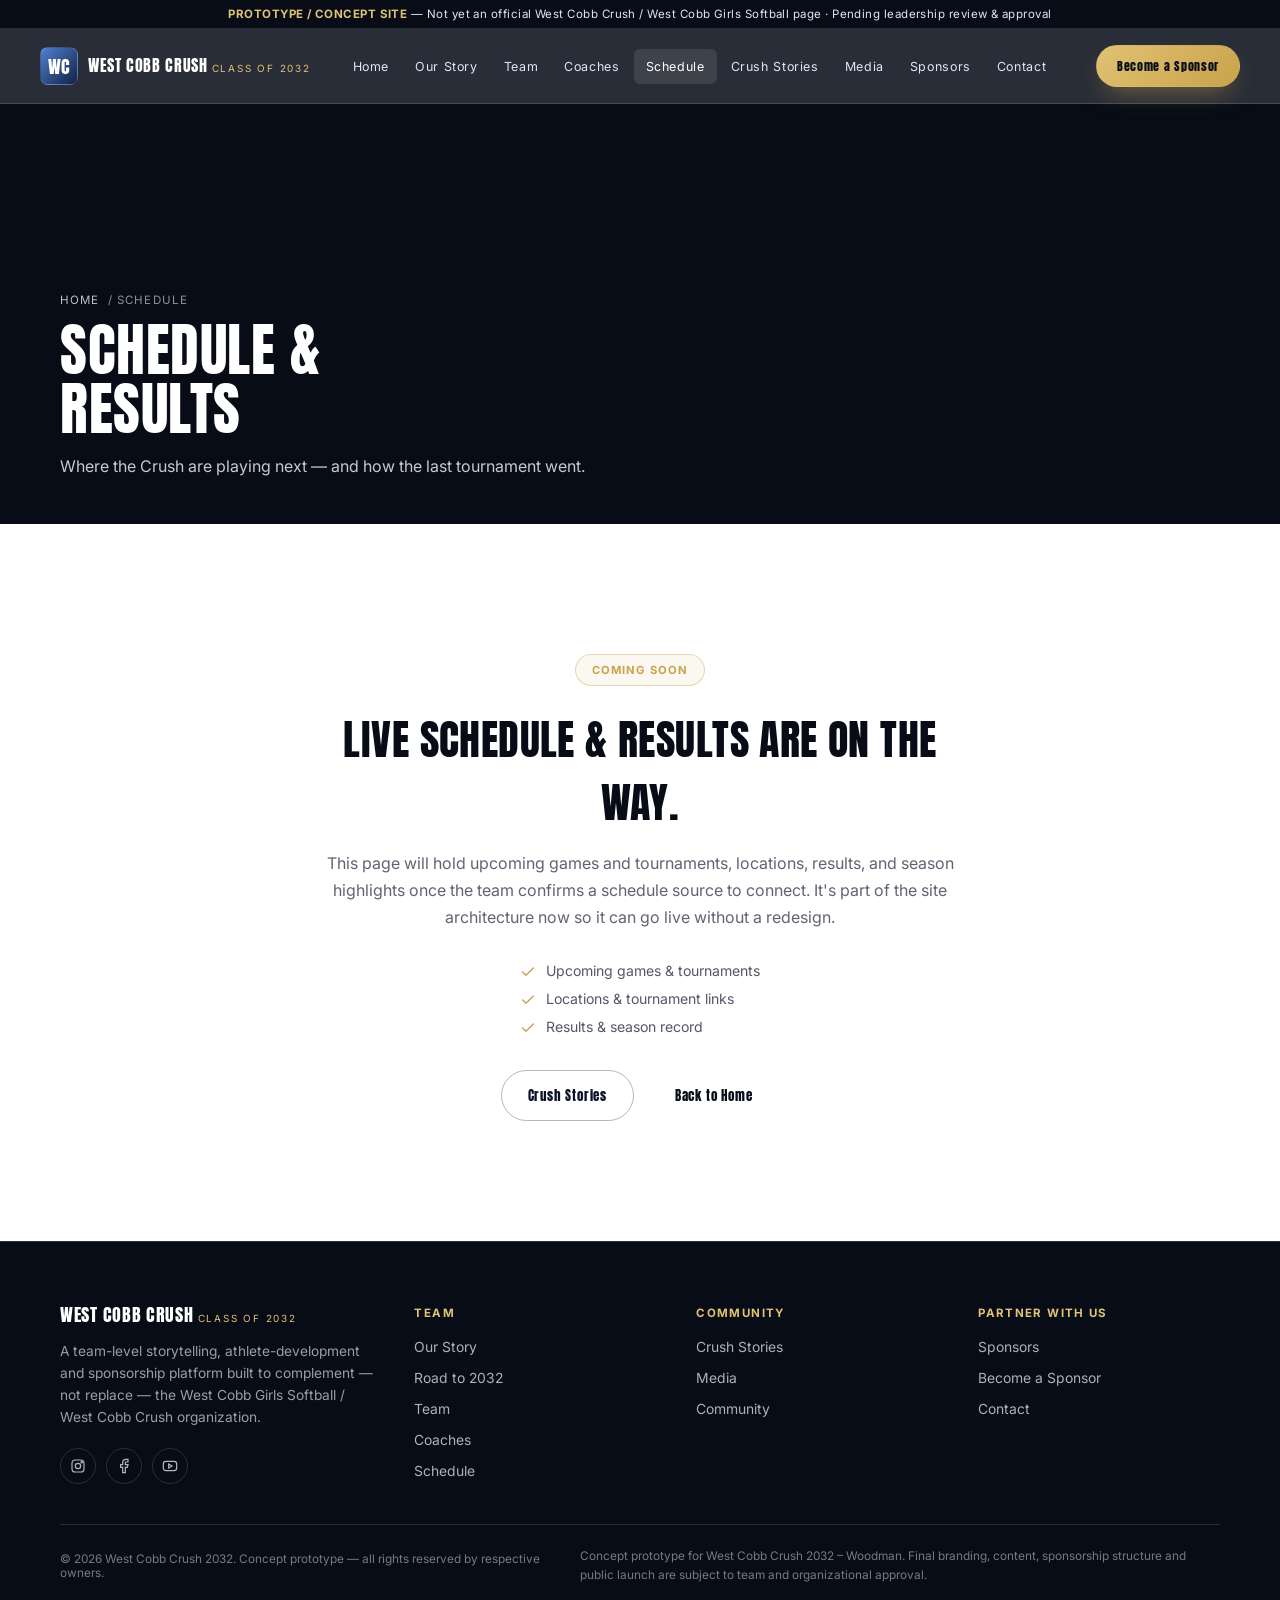
<file: schedule.html>
<!DOCTYPE html>
<html lang="en">
<head>
<meta charset="UTF-8">
<meta name="viewport" content="width=device-width, initial-scale=1.0">
<title>Schedule &amp; Results | West Cobb Crush 2032</title>
<meta name="description" content="Upcoming games and tournament results for West Cobb Crush 2032 — coming soon, pending approval.">
<link rel="preconnect" href="https://fonts.googleapis.com">
<link rel="preconnect" href="https://fonts.gstatic.com" crossorigin>
<link href="https://fonts.googleapis.com/css2?family=Anton&family=Inter:wght@400;500;600;700;800&display=swap" rel="stylesheet">
<link rel="stylesheet" href="styles.css">
</head>
<body data-page="schedule">

<div id="site-header-mount"></div>

<main id="main">

  <section class="page-banner page-banner-noimage" id="top">
    <div class="container">
      <span class="crumb"><a href="index.html">Home</a> / Schedule</span>
      <h1>Schedule &amp;<br>Results</h1>
      <p>Where the Crush are playing next — and how the last tournament went.</p>
    </div>
  </section>

  <section class="section-pad" style="background:var(--white);">
    <div class="container">
      <div class="coming-soon" data-reveal>
        <span class="cs-badge">Coming Soon</span>
        <h2>Live schedule &amp; results are on the way.</h2>
        <p>This page will hold upcoming games and tournaments, locations, results, and season highlights once the team confirms a schedule source to connect. It's part of the site architecture now so it can go live without a redesign.</p>
        <ul class="cs-list">
          <li><svg viewBox="0 0 24 24" fill="none" stroke="currentColor" stroke-width="2" stroke-linecap="round" stroke-linejoin="round"><path d="M20 6L9 17l-5-5"/></svg> Upcoming games &amp; tournaments</li>
          <li><svg viewBox="0 0 24 24" fill="none" stroke="currentColor" stroke-width="2" stroke-linecap="round" stroke-linejoin="round"><path d="M20 6L9 17l-5-5"/></svg> Locations &amp; tournament links</li>
          <li><svg viewBox="0 0 24 24" fill="none" stroke="currentColor" stroke-width="2" stroke-linecap="round" stroke-linejoin="round"><path d="M20 6L9 17l-5-5"/></svg> Results &amp; season record</li>
        </ul>
        <div class="cs-ctas">
          <a href="crush-stories.html" class="btn btn-outline-dark">Crush Stories</a>
          <a href="index.html" class="btn btn-primary">Back to Home</a>
        </div>
      </div>
    </div>
  </section>

</main>

<div id="site-footer-mount"></div>

<script src="data.js"></script>
<script src="components.js"></script>
<script src="render.js"></script>
<script>
  document.addEventListener("DOMContentLoaded", function () { Site.initReveal(); });
</script>
</body>
</html>
</file>
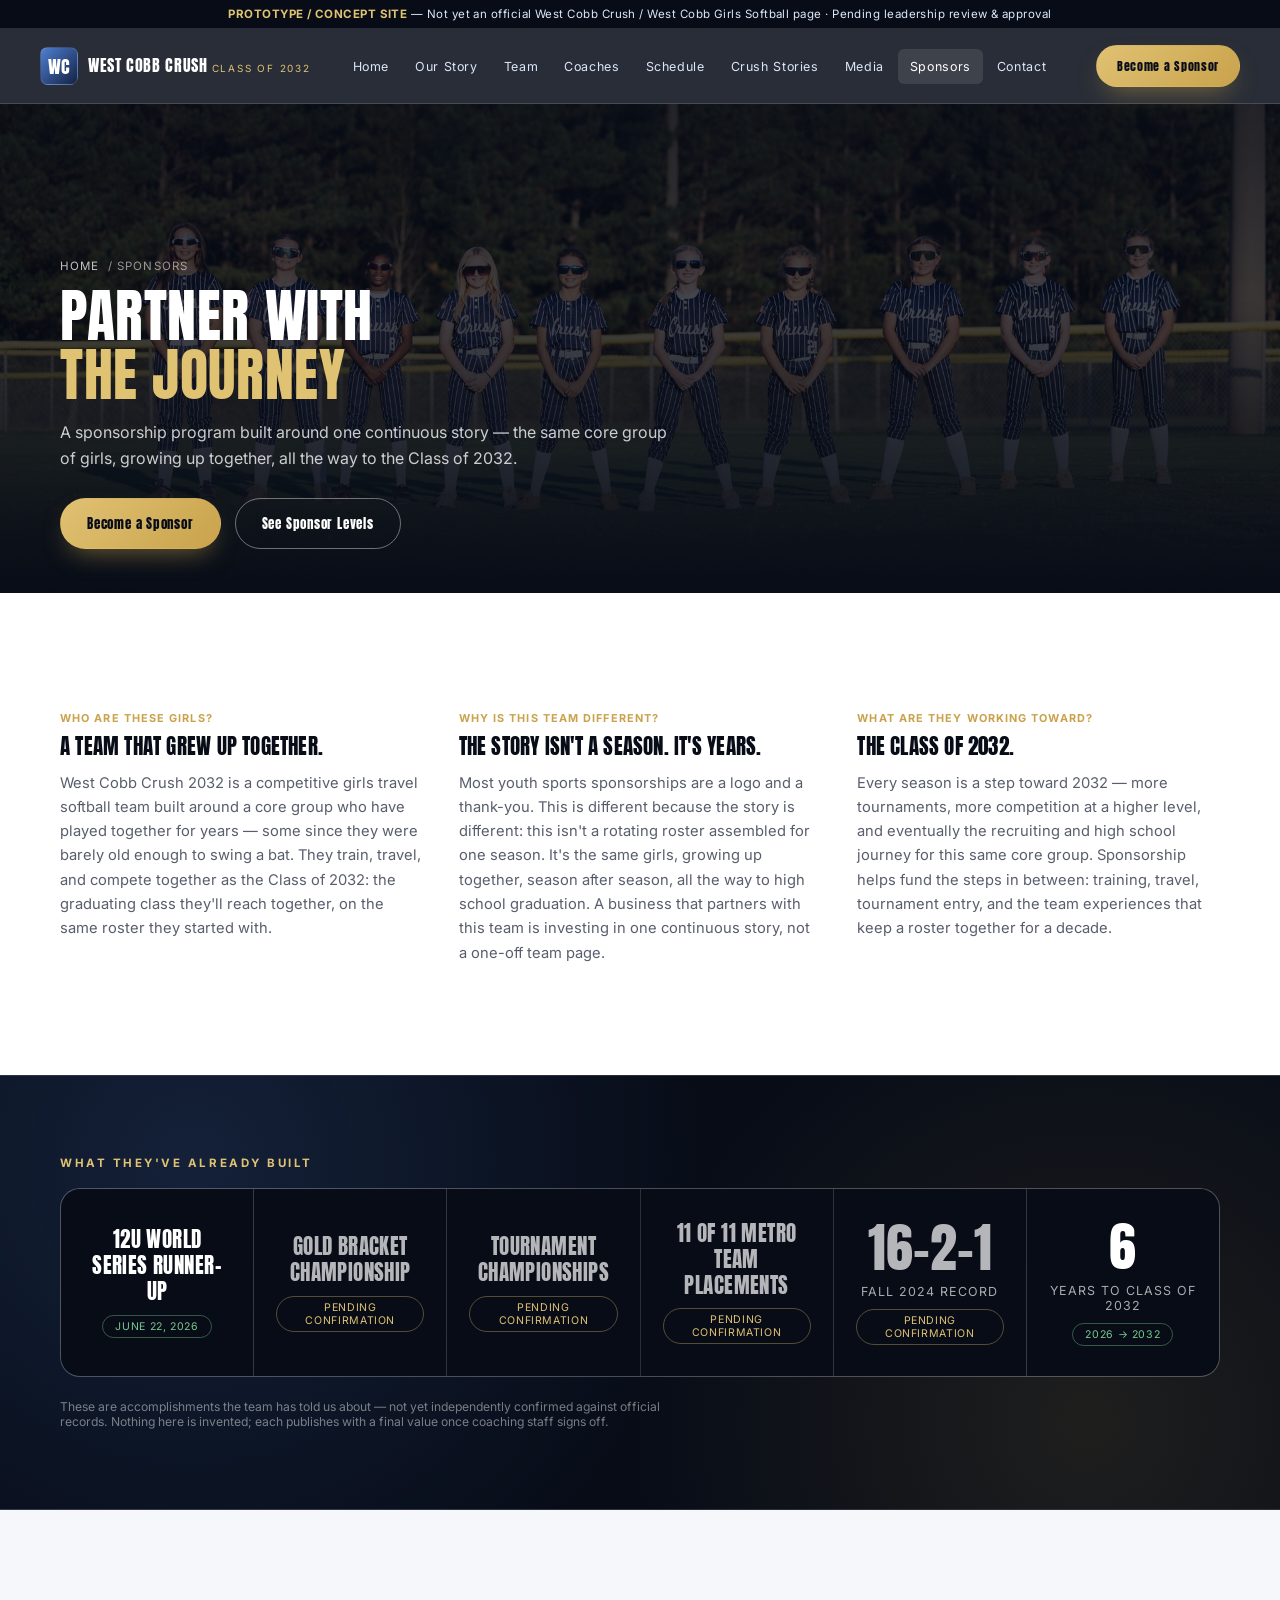
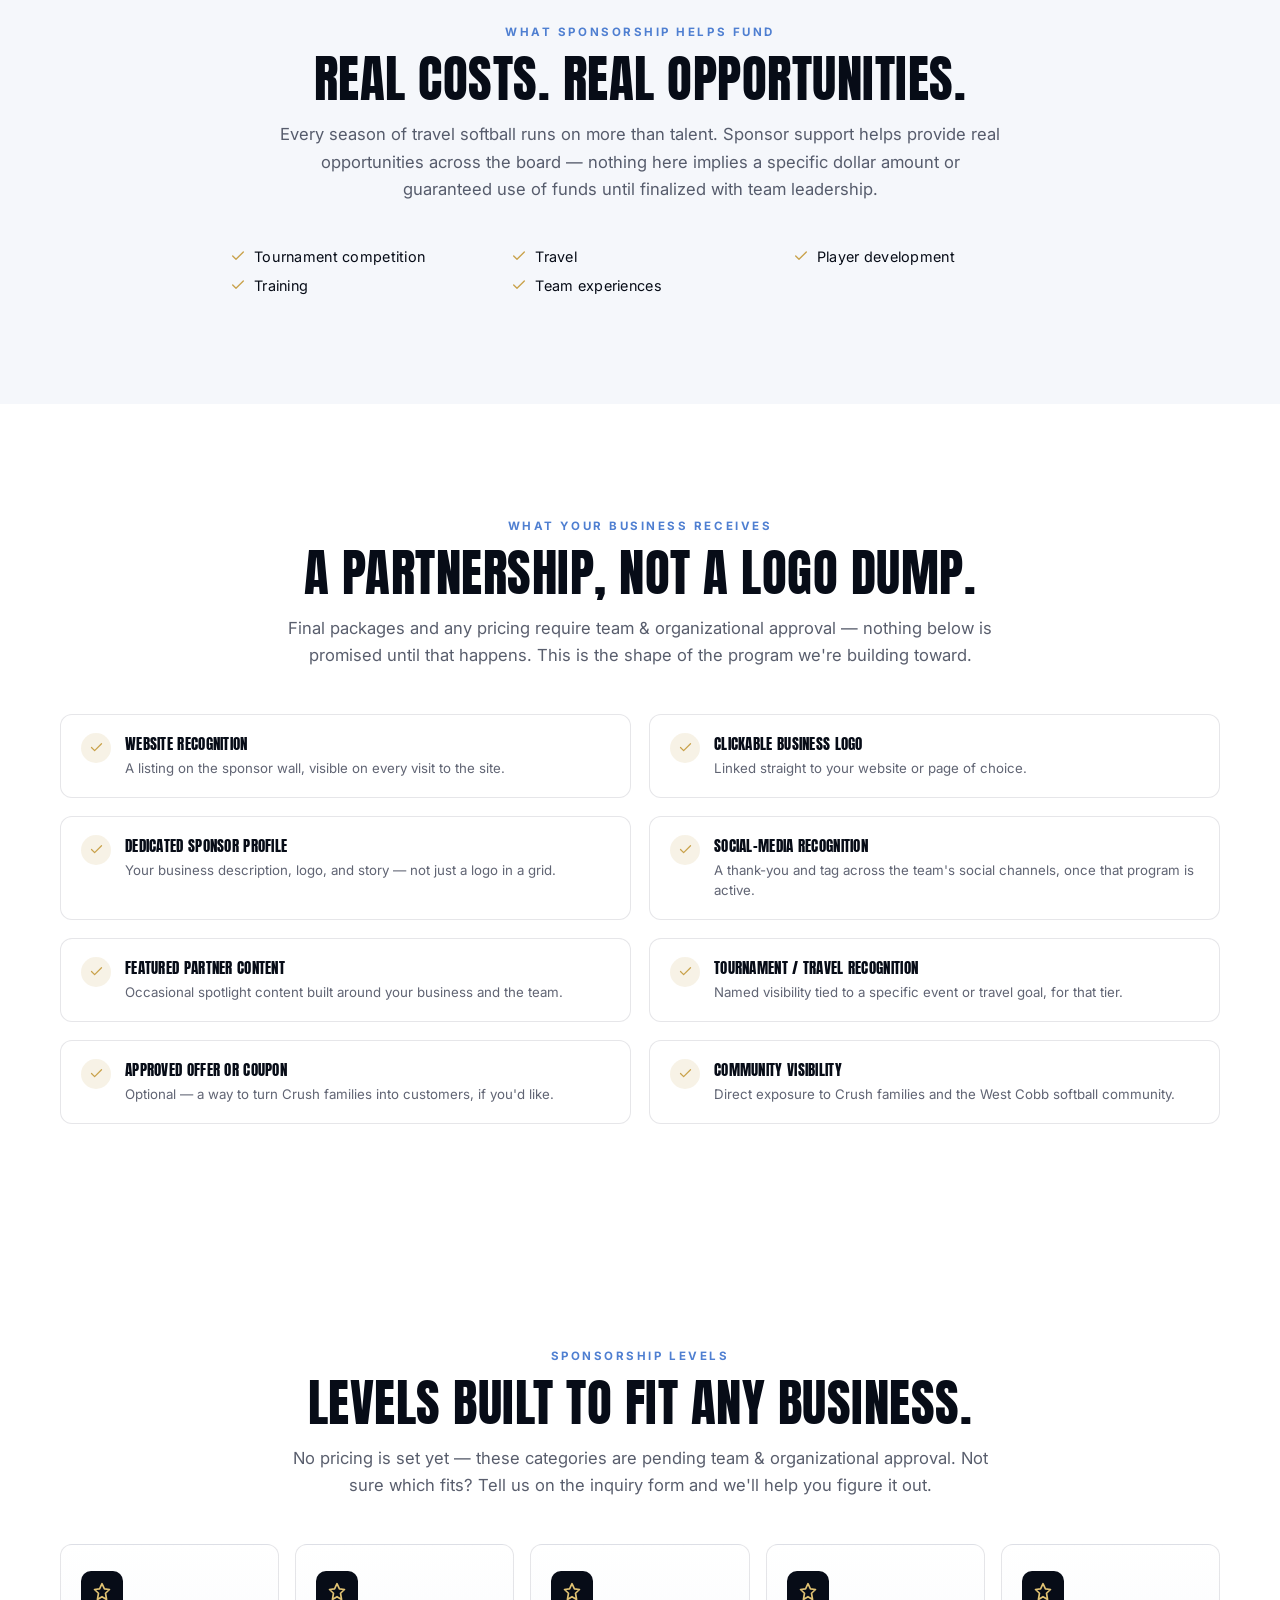
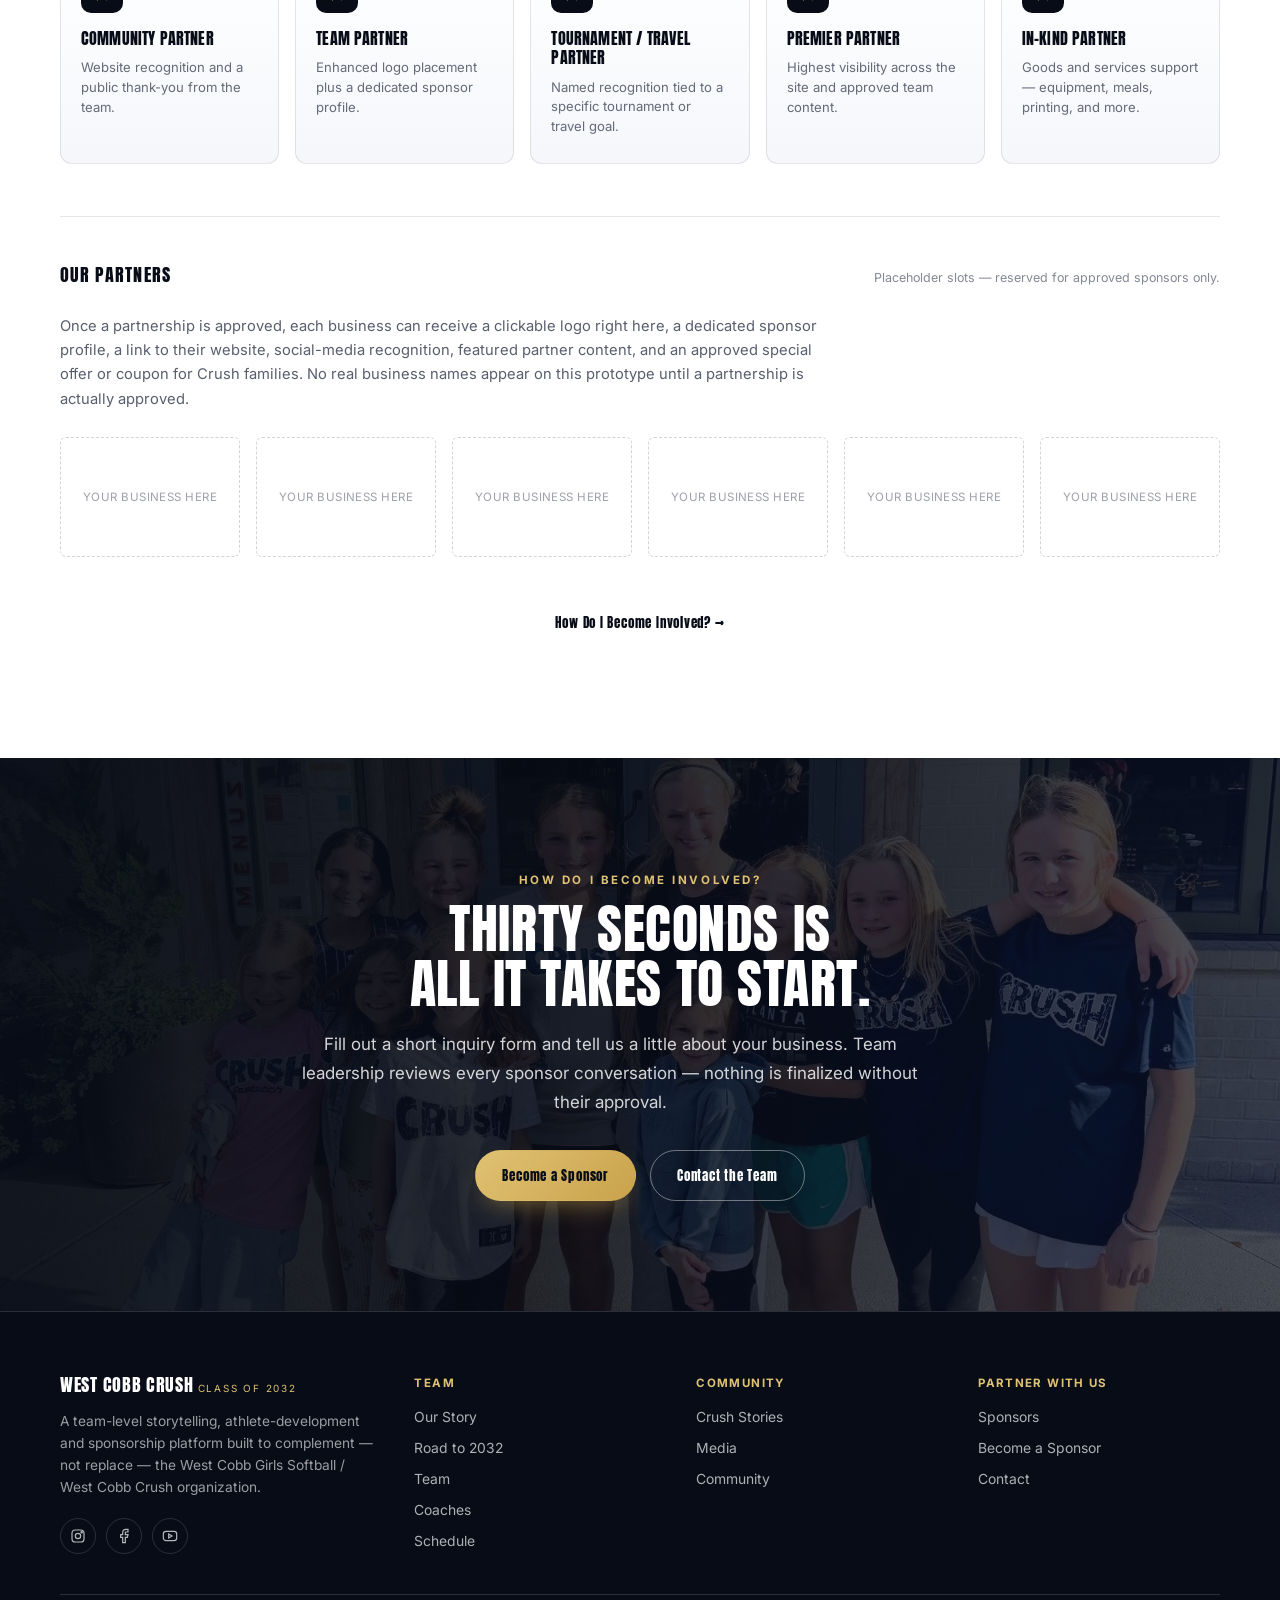
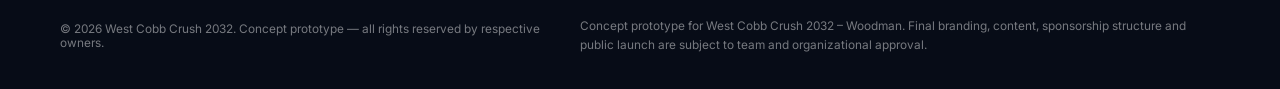
<file: sponsors.html>
<!DOCTYPE html>
<html lang="en">
<head>
<meta charset="UTF-8">
<meta name="viewport" content="width=device-width, initial-scale=1.0">
<title>Partner With the Journey — Sponsors | West Cobb Crush 2032</title>
<meta name="description" content="Sponsorship opportunities with West Cobb Crush 2032 — who these girls are, why the story is different, what sponsorship helps fund, and what your business receives.">
<link rel="preconnect" href="https://fonts.googleapis.com">
<link rel="preconnect" href="https://fonts.gstatic.com" crossorigin>
<link href="https://fonts.googleapis.com/css2?family=Anton&family=Inter:wght@400;500;600;700;800&display=swap" rel="stylesheet">
<link rel="stylesheet" href="styles.css">
</head>
<body data-page="sponsors">

<div id="site-header-mount"></div>

<main id="main">

  <section class="page-banner" id="top">
    <div class="page-banner-media" style="background-image:url('assets/photos/hero.jpg');"></div>
    <div class="page-banner-scrim"></div>
    <div class="container">
      <span class="crumb"><a href="index.html">Home</a> / Sponsors</span>
      <h1>Partner With<br><span class="accent">the Journey</span></h1>
      <p>A sponsorship program built around one continuous story — the same core group of girls, growing up together, all the way to the Class of 2032.</p>
      <div class="hero-ctas" style="margin-top:26px;">
        <a href="become-a-sponsor.html" class="btn btn-gold btn-emphasis">Become a Sponsor</a>
        <a href="#tiers" class="btn btn-outline">See Sponsor Levels</a>
      </div>
    </div>
  </section>

  <!-- WHO / WHY / WHAT THEY'RE WORKING TOWARD -->
  <section class="section-pad" style="background:var(--white);">
    <div class="container">
      <div class="answer-blocks" data-reveal>
        <div class="answer-block">
          <span class="aq">Who are these girls?</span>
          <h3>A team that grew up together.</h3>
          <p id="whoCopy"></p>
        </div>
        <div class="answer-block">
          <span class="aq">Why is this team different?</span>
          <h3>The story isn't a season. It's years.</h3>
          <p id="whyCopy"></p>
        </div>
        <div class="answer-block">
          <span class="aq">What are they working toward?</span>
          <h3>The Class of 2032.</h3>
          <p id="goalCopy"></p>
        </div>
      </div>
    </div>
  </section>

  <!-- TEAM HIGHLIGHTS -->
  <section class="impact section-pad-sm">
    <div class="container">
      <span class="kicker on-dark impact-kicker">What They've Already Built</span>
      <div class="impact-grid" id="impactGridSponsor" data-reveal></div>
      <p style="margin-top:22px; font-size:.76rem; color:rgba(255,255,255,0.45); max-width:640px;">
        These are accomplishments the team has told us about — not yet independently confirmed against official records. Nothing here is invented; each publishes with a final value once coaching staff signs off.
      </p>
    </div>
  </section>

  <!-- WHAT SPONSORSHIP HELPS FUND -->
  <section class="section-pad" style="background:var(--paper);">
    <div class="container">
      <div class="section-head center" data-reveal>
        <span class="kicker">What Sponsorship Helps Fund</span>
        <h2>Real costs. Real opportunities.</h2>
        <p class="desc">Every season of travel softball runs on more than talent. Sponsor support helps provide real opportunities across the board — nothing here implies a specific dollar amount or guaranteed use of funds until finalized with team leadership.</p>
      </div>
      <ul class="fuel-list on-light" id="fuelListSponsor" style="margin:0 auto;" data-reveal></ul>
    </div>
  </section>

  <!-- WHAT YOUR BUSINESS RECEIVES -->
  <section class="section-pad" style="background:var(--white);">
    <div class="container">
      <div class="section-head center" data-reveal>
        <span class="kicker">What Your Business Receives</span>
        <h2>A partnership, not a logo dump.</h2>
        <p class="desc">Final packages and any pricing require team &amp; organizational approval — nothing below is promised until that happens. This is the shape of the program we're building toward.</p>
      </div>
      <div class="benefits-grid" id="benefitsGrid" data-reveal></div>
    </div>
  </section>

  <!-- SPONSOR TIERS -->
  <section class="sponsor-wall section-pad" id="tiers">
    <div class="container">
      <div class="section-head center" data-reveal>
        <span class="kicker">Sponsorship Levels</span>
        <h2>Levels built to fit any business.</h2>
        <p class="desc">No pricing is set yet — these categories are pending team &amp; organizational approval. Not sure which fits? Tell us on the inquiry form and we'll help you figure it out.</p>
      </div>

      <div class="tier-grid" id="tierGridSponsor" data-reveal></div>

      <div class="sponsor-logos" data-reveal>
        <div class="sponsor-logos-head">
          <h3>Our Partners</h3>
          <span>Placeholder slots — reserved for approved sponsors only.</span>
        </div>
        <p class="sponsor-benefits-copy">Once a partnership is approved, each business can receive a clickable logo right here, a dedicated sponsor profile, a link to their website, social-media recognition, featured partner content, and an approved special offer or coupon for Crush families. No real business names appear on this prototype until a partnership is actually approved.</p>
        <div class="logo-grid" id="logoGridSponsor"></div>
      </div>

      <div class="sponsor-wall-cta">
        <a href="become-a-sponsor.html" class="btn btn-primary">How Do I Become Involved? &rarr;</a>
      </div>
    </div>
  </section>

  <!-- HOW TO GET INVOLVED -->
  <section class="fuel section-pad">
    <div class="fuel-media" role="img" aria-label="West Cobb Crush players on the road"></div>
    <div class="fuel-scrim"></div>
    <div class="container">
      <div class="fuel-content" data-reveal style="text-align:center; max-width:680px; margin:0 auto;">
        <span class="kicker on-dark">How Do I Become Involved?</span>
        <h2>Thirty seconds is<br>all it takes to start.</h2>
        <p class="lede">Fill out a short inquiry form and tell us a little about your business. Team leadership reviews every sponsor conversation — nothing is finalized without their approval.</p>
        <div class="fuel-ctas" style="justify-content:center;">
          <a href="become-a-sponsor.html" class="btn btn-gold btn-emphasis">Become a Sponsor</a>
          <a href="contact.html" class="btn btn-outline">Contact the Team</a>
        </div>
      </div>
    </div>
  </section>

</main>

<div id="site-footer-mount"></div>

<script src="data.js"></script>
<script src="components.js"></script>
<script src="render.js"></script>
<script>
  document.addEventListener("DOMContentLoaded", function () {
    document.getElementById("whoCopy").textContent = SPONSOR_PAGE_COPY.who;
    document.getElementById("whyCopy").textContent = SPONSOR_PAGE_COPY.why;
    document.getElementById("goalCopy").textContent = SPONSOR_PAGE_COPY.goal;
    Site.renderHighlights("impactGridSponsor");
    Site.renderFuelList("fuelListSponsor");
    Site.renderSponsorBenefits("benefitsGrid");
    Site.renderSponsorTiers("tierGridSponsor");
    Site.renderLogoWall("logoGridSponsor");
    Site.initReveal();
  });
</script>
</body>
</html>
</file>
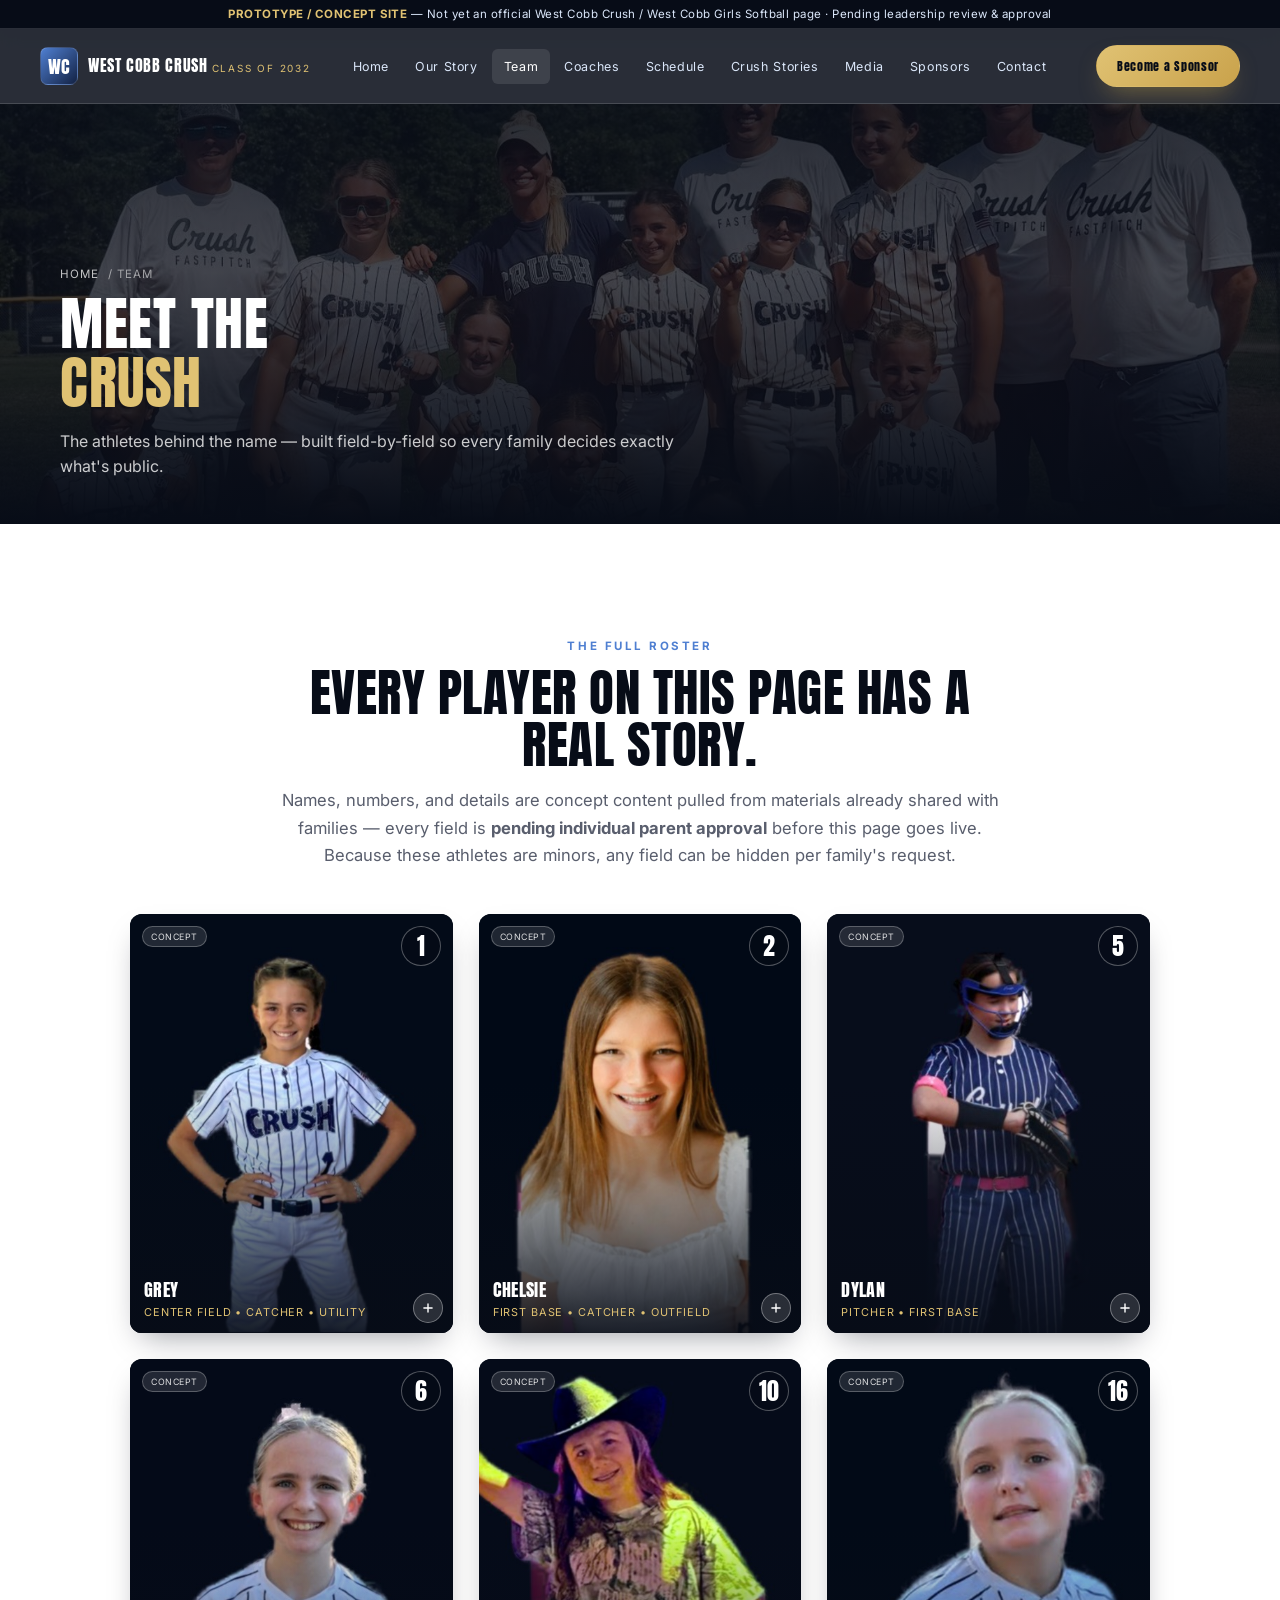
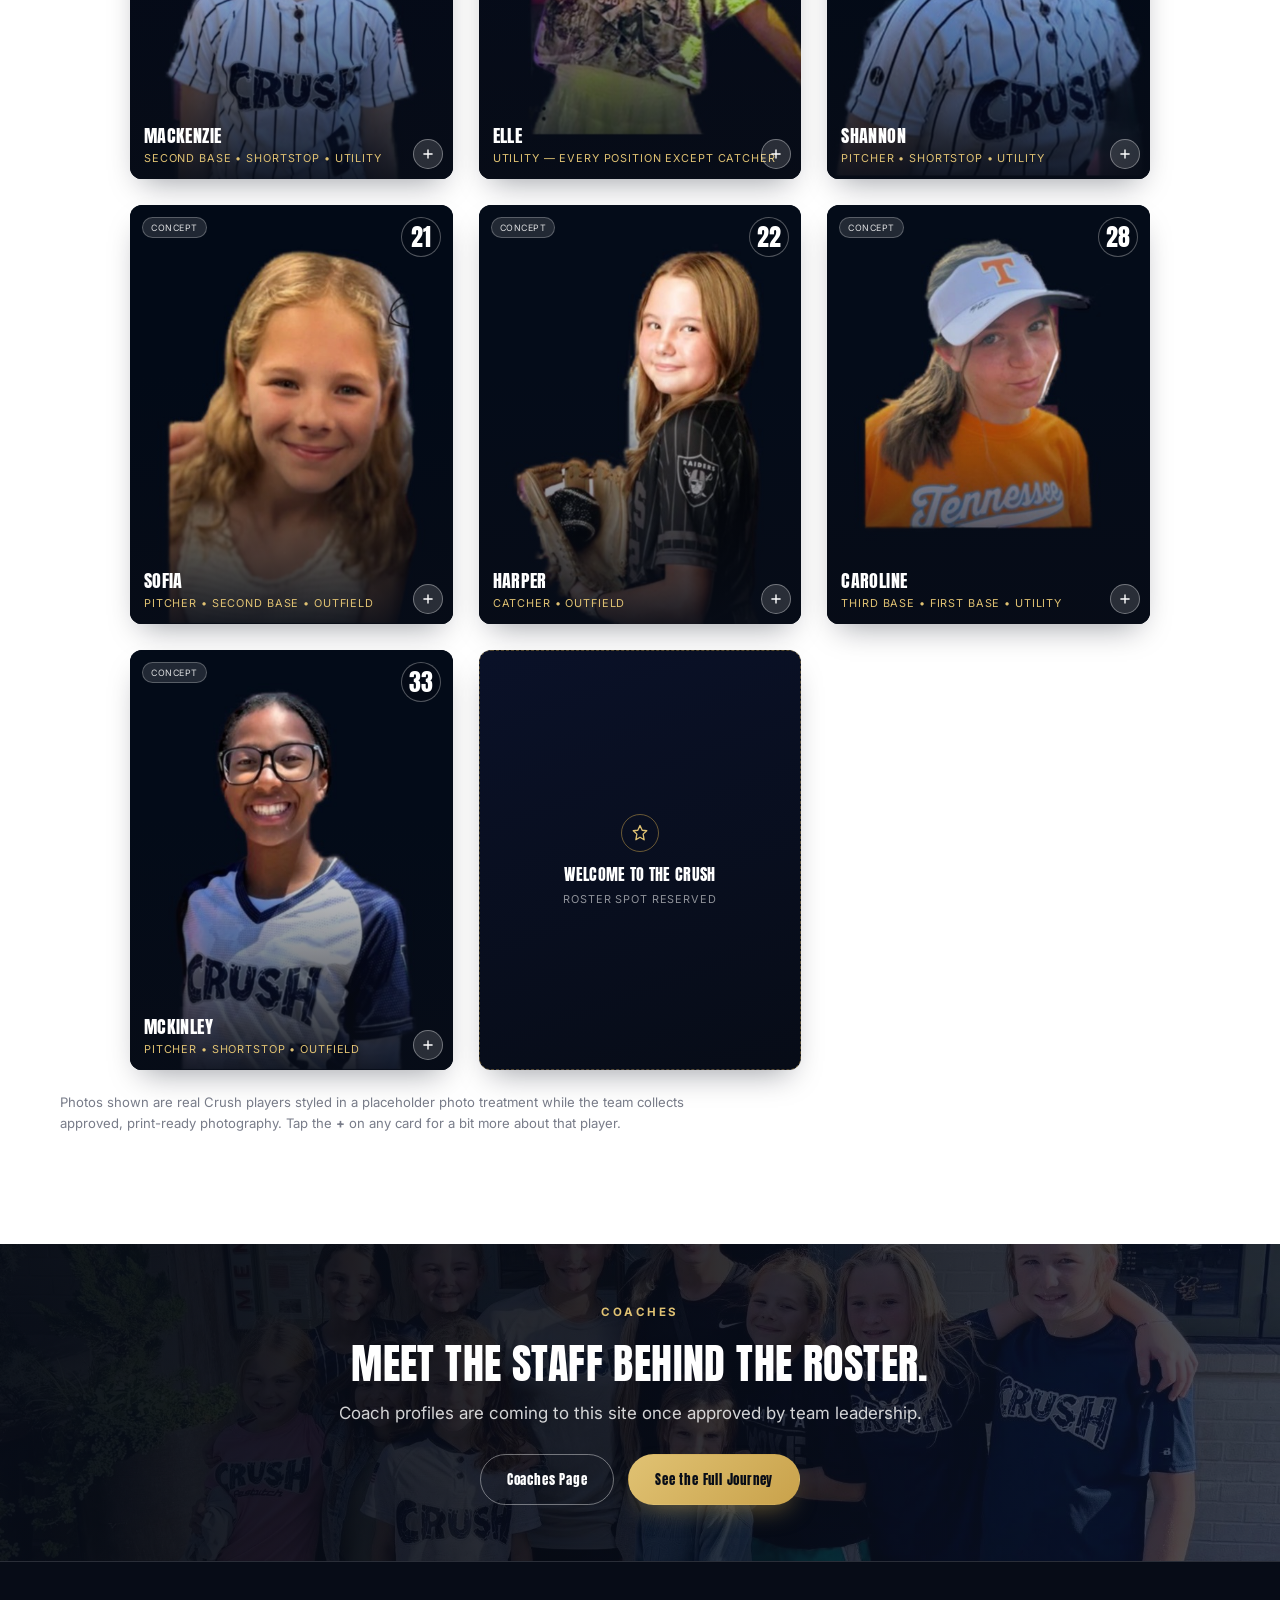
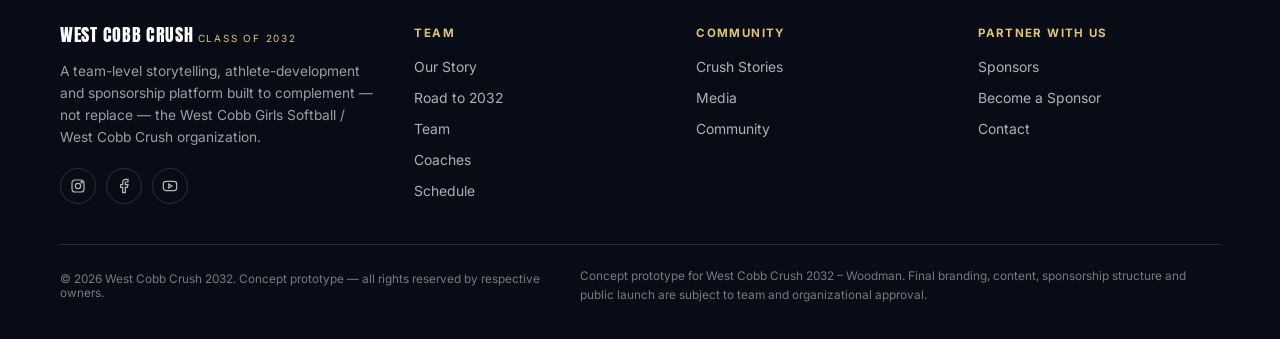
<file: team.html>
<!DOCTYPE html>
<html lang="en">
<head>
<meta charset="UTF-8">
<meta name="viewport" content="width=device-width, initial-scale=1.0">
<title>Meet the Crush — Team Roster | West Cobb Crush 2032</title>
<meta name="description" content="Meet the athletes of West Cobb Crush 2032 — jersey numbers, positions, and the personalities behind the roster. Every profile is built with parent approval in mind.">
<link rel="preconnect" href="https://fonts.googleapis.com">
<link rel="preconnect" href="https://fonts.gstatic.com" crossorigin>
<link href="https://fonts.googleapis.com/css2?family=Anton&family=Inter:wght@400;500;600;700;800&display=swap" rel="stylesheet">
<link rel="stylesheet" href="styles.css">
</head>
<body data-page="team">

<div id="site-header-mount"></div>

<main id="main">

  <section class="page-banner" id="top">
    <div class="page-banner-media" style="background-image:url('assets/photos/timeline-5.jpg');"></div>
    <div class="page-banner-scrim"></div>
    <div class="container">
      <span class="crumb"><a href="index.html">Home</a> / Team</span>
      <h1>Meet the<br><span class="accent">Crush</span></h1>
      <p>The athletes behind the name — built field-by-field so every family decides exactly what's public.</p>
    </div>
  </section>

  <section class="roster section-pad" id="roster">
    <div class="container">
      <div class="section-head center" data-reveal>
        <span class="kicker">The Full Roster</span>
        <h2>Every player on this page has a real story.</h2>
        <p class="desc">Names, numbers, and details are concept content pulled from materials already shared with families — every field is <strong>pending individual parent approval</strong> before this page goes live. Because these athletes are minors, any field can be hidden per family's request.</p>
      </div>

      <div class="roster-grid" id="teamGrid" data-reveal></div>

      <p class="roster-footnote">
        Photos shown are real Crush players styled in a placeholder photo treatment while the team collects approved, print-ready photography. Tap the <strong>+</strong> on any card for a bit more about that player.
      </p>
    </div>
  </section>

  <section class="fuel section-pad-sm" style="padding:56px 0;">
    <div class="fuel-media" role="img" aria-label="West Cobb Crush team huddle"></div>
    <div class="fuel-scrim"></div>
    <div class="container" style="text-align:center;">
      <div data-reveal style="max-width:640px; margin:0 auto;">
        <span class="kicker on-dark">Coaches</span>
        <h2 style="font-size:clamp(1.8rem,4.4vw,2.6rem); text-transform:uppercase; margin-top:10px;">Meet the staff behind the roster.</h2>
        <p class="lede" style="margin-top:14px;">Coach profiles are coming to this site once approved by team leadership.</p>
        <div class="hero-ctas" style="justify-content:center; margin-top:26px;">
          <a href="coaches.html" class="btn btn-outline">Coaches Page</a>
          <a href="our-story.html" class="btn btn-gold btn-emphasis">See the Full Journey</a>
        </div>
      </div>
    </div>
  </section>

</main>

<div id="site-footer-mount"></div>

<script src="data.js"></script>
<script src="components.js"></script>
<script src="render.js"></script>
<script>
  document.addEventListener("DOMContentLoaded", function () {
    Site.renderRoster("teamGrid", PLAYERS);
    Site.initReveal();
  });
</script>
</body>
</html>
</file>
<file: styles.css>
/* =========================================================================
   WEST COBB CRUSH 2032 — STYLESHEET
   Design system: dark navy / steel blue / white athletic palette with a
   restrained brass/gold accent reserved for sponsor & premium CTAs.
   Mobile-first. Section comments match index.html section IDs.
   ========================================================================= */

:root{
  /* ---- brand palette ---- */
  --navy-950:#070c17;
  --navy-900:#0a1128;
  --navy-800:#0d1b34;
  --navy-700:#132244;
  --navy-600:#1c3059;
  --blue-400:#4f7fd1;
  --blue-300:#8fb3ea;
  --ice-200:#dbe7fa;
  --white:#ffffff;
  --paper:#f5f7fb;
  --gold-400:#c9a24b;
  --gold-300:#e0c273;
  --line-on-dark:rgba(255,255,255,0.14);
  --line-on-light:rgba(10,17,40,0.10);

  /* ---- type ---- */
  --font-display: 'Anton', 'Oswald', sans-serif;
  --font-body: 'Inter', -apple-system, BlinkMacSystemFont, 'Segoe UI', sans-serif;

  /* ---- misc ---- */
  --container: 1240px;
  --radius-sm: 6px;
  --radius-md: 12px;
  --radius-lg: 20px;
  --shadow-lg: 0 30px 60px -20px rgba(6,10,25,0.55);
  --shadow-md: 0 14px 30px -12px rgba(6,10,25,0.4);
  --ease: cubic-bezier(.22,.61,.36,1);
}

*,*::before,*::after{ box-sizing:border-box; }
html{ scroll-behavior:smooth; }
body{
  margin:0;
  font-family:var(--font-body);
  background:var(--paper);
  color:var(--navy-900);
  -webkit-font-smoothing:antialiased;
  overflow-x:hidden;
}
img{ max-width:100%; display:block; }
a{ color:inherit; text-decoration:none; }
ul{ margin:0; padding:0; list-style:none; }
button{ font-family:inherit; cursor:pointer; }
h1,h2,h3,h4{ margin:0; font-family:var(--font-display); font-weight:400; letter-spacing:0.01em; }
p{ margin:0; }
.container{ width:100%; max-width:var(--container); margin:0 auto; padding:0 20px; }
@media(min-width:840px){ .container{ padding:0 40px; } }

.visually-hidden{
  position:absolute; width:1px; height:1px; overflow:hidden;
  clip:rect(0 0 0 0); white-space:nowrap;
}

/* skip link */
.skip-link{
  position:absolute; top:-60px; left:12px; background:var(--gold-400); color:var(--navy-950);
  padding:10px 16px; border-radius:8px; z-index:999; font-weight:700; transition:top .2s var(--ease);
}
.skip-link:focus{ top:12px; }

/* =========================================================================
   STATUS RIBBON (organizational positioning disclosure)
   ========================================================================= */
.status-ribbon{
  background:var(--navy-950);
  color:var(--ice-200);
  font-size:.72rem;
  letter-spacing:.04em;
  text-align:center;
  padding:7px 16px;
  border-bottom:1px solid var(--line-on-dark);
}
.status-ribbon strong{ color:var(--gold-300); font-weight:700; }

/* =========================================================================
   NAV
   ========================================================================= */
.site-header{
  position:sticky; top:0; z-index:100;
  background:rgba(7,12,23,0.86);
  backdrop-filter:blur(10px) saturate(140%);
  -webkit-backdrop-filter:blur(10px) saturate(140%);
  border-bottom:1px solid var(--line-on-dark);
}
.nav{
  display:flex; align-items:center; justify-content:space-between;
  padding:14px 20px;
}
@media(min-width:840px){ .nav{ padding:16px 40px; } }

.brand{ display:flex; align-items:center; gap:10px; color:var(--white); }
.brand-mark{
  width:38px; height:38px; border-radius:8px;
  background:linear-gradient(135deg,var(--blue-400),var(--navy-700));
  display:flex; align-items:center; justify-content:center;
  font-family:var(--font-display); font-size:1.1rem; color:var(--white);
  border:1px solid var(--line-on-dark);
  flex:none;
}
.brand-text{ line-height:1.05; }
.brand-text .line1{ font-family:var(--font-display); font-size:1rem; letter-spacing:.04em; }
.brand-text .line2{ font-size:.62rem; letter-spacing:.18em; color:var(--gold-300); }

.nav-links{
  display:none;
  align-items:center;
  gap:2px;
}
@media(min-width:1080px){
  .nav-links{ display:flex; }
}
.nav-links a{
  color:var(--ice-200);
  font-size:.78rem;
  letter-spacing:.05em;
  padding:10px 12px;
  border-radius:6px;
  transition:background .18s var(--ease), color .18s var(--ease);
  position:relative;
}
.nav-links a:hover{ background:rgba(255,255,255,0.08); color:var(--white); }
.nav-links a.is-active, .nav-links a[aria-current="page"]{ background:rgba(255,255,255,0.1); color:var(--white); }
.mobile-menu a[aria-current="page"]{ color:var(--gold-300); }
.nav-links .soon{
  opacity:.45;
  pointer-events:none;
}
.nav-links .soon::after{
  content:'SOON';
  font-size:.52rem;
  vertical-align:super;
  margin-left:3px;
  letter-spacing:.05em;
  color:var(--gold-300);
}
.nav-cta{
  display:none;
}
@media(min-width:1080px){
  .nav-cta{
    display:inline-flex;
    margin-left:8px;
  }
}

.nav-toggle{
  display:inline-flex; align-items:center; justify-content:center;
  width:42px; height:42px; border-radius:8px;
  background:rgba(255,255,255,0.06); border:1px solid var(--line-on-dark);
  color:var(--white);
}
@media(min-width:1080px){ .nav-toggle{ display:none; } }
.nav-toggle svg{ width:20px; height:20px; }

.mobile-menu{
  display:none;
  position:fixed; inset:0 0 0 0;
  top:0;
  background:var(--navy-950);
  z-index:150;
  padding:20px;
  overflow-y:auto;
}
.mobile-menu.open{ display:block; }
.mobile-menu-head{ display:flex; justify-content:space-between; align-items:center; margin-bottom:24px; }
.mobile-menu-close{
  width:42px; height:42px; border-radius:8px; background:rgba(255,255,255,0.06);
  border:1px solid var(--line-on-dark); color:var(--white); display:flex; align-items:center; justify-content:center;
}
.mobile-menu ul{ display:flex; flex-direction:column; }
.mobile-menu a{
  color:var(--white); font-family:var(--font-display); font-size:1.5rem;
  letter-spacing:.02em; padding:14px 4px; border-bottom:1px solid var(--line-on-dark);
  display:flex; justify-content:space-between; align-items:center;
}
.mobile-menu .soon{ opacity:.4; pointer-events:none; }
.mobile-menu .soon-tag{ font-family:var(--font-body); font-size:.6rem; letter-spacing:.1em; color:var(--gold-300); }
.mobile-menu .mobile-cta{ margin-top:24px; }

/* =========================================================================
   BUTTONS
   ========================================================================= */
.btn{
  display:inline-flex; align-items:center; justify-content:center; gap:8px;
  font-family:var(--font-display); font-size:.82rem; letter-spacing:.06em;
  padding:15px 26px; border-radius:999px; border:1px solid transparent;
  transition:transform .18s var(--ease), box-shadow .18s var(--ease), background .18s var(--ease), color .18s var(--ease), border-color .18s var(--ease);
  white-space:nowrap;
}
.btn:active{ transform:translateY(1px); }
.btn-primary{
  background:var(--white); color:var(--navy-950);
}
.btn-primary:hover{ background:var(--ice-200); box-shadow:var(--shadow-md); transform:translateY(-2px); }

.btn-gold{
  background:linear-gradient(135deg,var(--gold-300),var(--gold-400));
  color:var(--navy-950);
  box-shadow:0 12px 26px -10px rgba(201,162,75,0.55);
}
.btn-gold:hover{ transform:translateY(-2px); box-shadow:0 18px 34px -10px rgba(201,162,75,0.7); }

.btn-outline{
  background:transparent; color:var(--white); border-color:rgba(255,255,255,0.4);
}
.btn-outline:hover{ background:rgba(255,255,255,0.1); border-color:var(--white); }

.btn-outline-dark{
  background:transparent; color:var(--navy-900); border-color:rgba(10,17,40,0.3);
}
.btn-outline-dark:hover{ background:rgba(10,17,40,0.06); border-color:var(--navy-900); }

.btn-sm{ padding:11px 20px; font-size:.72rem; }
.btn-block{ width:100%; }

/* extra emphasis ring for the hero / fuel "Become a Sponsor" CTA */
.btn-emphasis{
  position:relative;
  animation:emphasisPulse 2.6s ease-out 1;
}
@keyframes emphasisPulse{
  0%{ box-shadow:0 0 0 0 rgba(201,162,75,0.55); }
  70%{ box-shadow:0 0 0 14px rgba(201,162,75,0); }
  100%{ box-shadow:0 0 0 0 rgba(201,162,75,0); }
}

/* =========================================================================
   HERO
   ========================================================================= */
.hero{
  position:relative;
  min-height:92vh;
  display:flex; flex-direction:column; justify-content:flex-end;
  color:var(--white);
  overflow:hidden;
}
.hero-media{
  position:absolute; inset:0;
  background-image:url('assets/photos/hero.jpg');
  background-size:cover;
  background-position:center 32%;
  transform:scale(1.04);
}
.hero-scrim{
  position:absolute; inset:0;
  background:
    linear-gradient(180deg, rgba(7,12,23,0.55) 0%, rgba(7,12,23,0.35) 30%, rgba(7,12,23,0.65) 68%, rgba(7,12,23,0.96) 100%),
    linear-gradient(90deg, rgba(7,12,23,0.7) 0%, rgba(7,12,23,0.1) 55%);
}
.hero-content{
  position:relative;
  padding:120px 20px 64px;
  max-width:var(--container);
  margin:0 auto;
  width:100%;
}
@media(min-width:840px){ .hero-content{ padding:160px 40px 88px; } }

.eyebrow{
  display:inline-flex; align-items:center; gap:8px;
  font-size:.68rem; letter-spacing:.24em; text-transform:uppercase;
  color:var(--gold-300); margin-bottom:18px;
  border:1px solid rgba(224,194,115,0.4);
  padding:7px 14px; border-radius:999px;
  background:rgba(224,194,115,0.08);
}
.eyebrow .dot{ width:6px; height:6px; border-radius:50%; background:var(--gold-300); }

.hero h1{
  font-size:clamp(2.6rem, 9vw, 5.4rem);
  line-height:0.96;
  letter-spacing:.005em;
  text-transform:uppercase;
}
.hero h1 .accent{ color:var(--gold-300); }
.hero .tagline{
  font-family:var(--font-display);
  font-size:clamp(1.15rem, 3vw, 1.9rem);
  letter-spacing:.02em;
  text-transform:uppercase;
  color:var(--ice-200);
  margin-top:10px;
  line-height:1.15;
}
.hero .lede{
  margin-top:22px;
  font-size:clamp(1rem,1.6vw,1.15rem);
  line-height:1.6;
  color:rgba(255,255,255,0.86);
  max-width:640px;
}
.hero-ctas{
  margin-top:36px;
  display:flex; flex-wrap:wrap; gap:14px;
}
.hero-scroll{
  position:absolute; bottom:28px; right:32px;
  display:none;
  flex-direction:column; align-items:center; gap:8px;
  color:rgba(255,255,255,0.7); font-size:.62rem; letter-spacing:.2em;
}
@media(min-width:840px){ .hero-scroll{ display:flex; } }
.hero-scroll .line{ width:1px; height:36px; background:linear-gradient(180deg, rgba(255,255,255,.8), transparent); animation:scrollPulse 2s infinite; }
@keyframes scrollPulse{ 0%{ opacity:.2; } 50%{ opacity:1; } 100%{ opacity:.2; } }

/* =========================================================================
   SECTION SCAFFOLDING
   ========================================================================= */
section{ position:relative; }
.section-pad{ padding:76px 0; }
@media(min-width:840px){ .section-pad{ padding:110px 0; } }
.section-pad-sm{ padding:56px 0; }
@media(min-width:840px){ .section-pad-sm{ padding:80px 0; } }

.section-head{
  max-width:720px;
  margin-bottom:44px;
}
.section-head.center{ margin-left:auto; margin-right:auto; text-align:center; }
.kicker{
  display:inline-block;
  font-size:.72rem; letter-spacing:.22em; text-transform:uppercase;
  color:var(--blue-400); font-weight:700; margin-bottom:14px;
}
.kicker.on-dark{ color:var(--gold-300); }
.section-head h2{
  font-size:clamp(2rem, 4.6vw, 3.2rem);
  text-transform:uppercase;
  line-height:1.02;
  color:var(--navy-950);
}
.section-head h2.on-dark{ color:var(--white); }
.section-head .desc{
  margin-top:16px;
  font-size:1.04rem;
  line-height:1.65;
  color:rgba(10,17,40,0.68);
}
.section-head .desc.on-dark{ color:rgba(255,255,255,0.72); }

.on-dark-section{ background:var(--navy-950); color:var(--white); }

/* =========================================================================
   IMPACT / CREDIBILITY STRIP
   ========================================================================= */
.impact{
  background:
    radial-gradient(circle at 15% 20%, rgba(79,127,209,0.18), transparent 45%),
    radial-gradient(circle at 85% 80%, rgba(201,162,75,0.12), transparent 40%),
    var(--navy-950);
  color:var(--white);
  border-top:1px solid var(--line-on-dark);
  border-bottom:1px solid var(--line-on-dark);
}
.impact-kicker{ display:block; margin-bottom:18px; }

.impact-grid{
  display:grid; grid-template-columns:1fr; gap:1px;
  background:var(--line-on-dark);
  border:1px solid var(--line-on-dark);
  border-radius:var(--radius-lg);
  overflow:hidden;
}
@media(min-width:560px){ .impact-grid{ grid-template-columns:repeat(2,1fr); } }
@media(min-width:760px){ .impact-grid{ grid-template-columns:repeat(3,1fr); } }
@media(min-width:960px){ .impact-grid{ grid-template-columns:repeat(6,1fr); } }
.impact-tile{
  background:var(--navy-950);
  padding:30px 22px;
  text-align:center;
  display:flex; flex-direction:column; align-items:center; justify-content:center;
  gap:10px;
}
.impact-value{
  font-family:var(--font-display);
  font-size:clamp(2.4rem, 5vw, 3.4rem);
  color:var(--white);
  line-height:1;
}
.impact-value.impact-value--label{
  font-size:clamp(1.05rem, 2vw, 1.3rem);
  text-transform:uppercase;
  letter-spacing:.02em;
  line-height:1.25;
}
.impact-value.placeholder{ color:rgba(255,255,255,0.7); }
.impact-label{
  font-size:.78rem; letter-spacing:.08em; text-transform:uppercase;
  color:rgba(255,255,255,0.65);
}
.impact-note{
  font-size:.66rem; letter-spacing:.06em; color:var(--gold-300);
  text-transform:uppercase;
  border:1px solid rgba(224,194,115,0.35);
  border-radius:999px; padding:4px 12px;
}
.impact-tile.verified .impact-note{ color:#78c98f; border-color:rgba(120,201,143,0.4); }

/* Compact single-line highlight strip — used on Home instead of the boxed
   grid above, so highlights read like confident quick-hit stats rather
   than a wall of "pending" cards. */
.impact-strip{
  display:flex; flex-wrap:wrap; justify-content:center;
  gap:0;
  border-top:1px solid var(--line-on-dark);
}
.is-item{
  display:flex; align-items:center; gap:12px;
  padding:22px 26px;
  border-right:1px solid var(--line-on-dark);
  flex:1 1 auto;
  min-width:220px;
}
.is-item:last-child{ border-right:none; }
.is-icon{
  flex:none; width:38px; height:38px; border-radius:50%;
  background:rgba(201,162,75,0.14); color:var(--gold-300);
  display:flex; align-items:center; justify-content:center;
}
.is-icon svg{ width:18px; height:18px; }
.is-text{ line-height:1.3; }
.is-value{ font-family:var(--font-display); font-size:1.02rem; letter-spacing:.01em; text-transform:uppercase; color:var(--white); }
.is-status{ display:block; font-size:.66rem; letter-spacing:.05em; color:var(--gold-300); margin-top:2px; }
.is-item.verified .is-status{ color:#78c98f; }
.is-item.verified .is-icon{ background:rgba(120,201,143,0.14); color:#78c98f; }

/* =========================================================================
   PLAYER SPOTLIGHT — big magazine-style feature card
   ========================================================================= */
.spotlight{ background:var(--navy-950); color:var(--white); overflow:hidden; }
.spotlight-card{
  display:grid; grid-template-columns:1fr; border-radius:var(--radius-lg);
  overflow:hidden; background:var(--navy-900); box-shadow:var(--shadow-lg);
}
@media(min-width:840px){ .spotlight-card{ grid-template-columns:1.1fr 1fr; } }
.spotlight-media{ position:relative; min-height:320px; background:var(--navy-800); }
@media(min-width:840px){ .spotlight-media{ min-height:460px; } }
.spotlight-media img{ position:absolute; inset:0; width:100%; height:100%; object-fit:cover; object-position:top center; }
.spotlight-media .sp-number{
  position:absolute; top:20px; left:20px;
  font-family:var(--font-display); font-size:2.4rem; color:var(--white);
  text-shadow:0 4px 18px rgba(0,0,0,0.6);
}
.spotlight-body{ padding:32px 28px; display:flex; flex-direction:column; justify-content:center; gap:16px; }
@media(min-width:840px){ .spotlight-body{ padding:48px 44px; } }
.spotlight-body .kicker{ color:var(--gold-300); }
.spotlight-body h3{ font-family:var(--font-display); font-size:clamp(1.8rem,3.4vw,2.6rem); text-transform:uppercase; line-height:1.05; }
.spotlight-body .sp-position{ font-size:.85rem; letter-spacing:.06em; text-transform:uppercase; color:var(--blue-300); margin-top:-6px; }
.spotlight-facts{ display:flex; flex-direction:column; gap:12px; margin-top:6px; }
.spotlight-facts dt{ font-size:.62rem; letter-spacing:.08em; text-transform:uppercase; color:var(--gold-300); }
.spotlight-facts dd{ margin:2px 0 0; font-size:.94rem; line-height:1.5; color:rgba(255,255,255,0.85); }
.spotlight-note{ font-size:.74rem; color:rgba(255,255,255,0.45); line-height:1.5; margin-top:6px; }

/* =========================================================================
   THEY GREW UP TOGETHER — signature storytelling section
   ========================================================================= */
.grew-up{ background:var(--white); }
.grew-up .section-head h2{ font-size:clamp(1.9rem, 4.4vw, 3rem); }

.growth-mosaic{
  margin-top:40px;
  display:grid; grid-template-columns:repeat(2,1fr); gap:14px;
}
@media(min-width:720px){ .growth-mosaic{ grid-template-columns:repeat(4,1fr); } }
.mosaic-tile{
  position:relative; border-radius:var(--radius-md); overflow:hidden;
  aspect-ratio:3/4; background:var(--navy-800);
  box-shadow:var(--shadow-md);
  display:flex; flex-direction:column; justify-content:flex-end;
}
.mosaic-tile img{ position:absolute; inset:0; width:100%; height:100%; object-fit:cover; }
.mosaic-tile.empty{
  background:repeating-linear-gradient(135deg, var(--navy-800), var(--navy-800) 10px, var(--navy-700) 10px, var(--navy-700) 20px);
}
.mosaic-tile .mo-scrim{
  position:absolute; inset:0;
  background:linear-gradient(180deg, rgba(7,12,23,0) 45%, rgba(7,12,23,0.9) 100%);
}
.mosaic-tile .mo-tag{
  position:absolute; top:10px; left:10px;
  background:rgba(7,12,23,0.72); color:var(--gold-300);
  font-size:.6rem; letter-spacing:.08em; text-transform:uppercase;
  padding:5px 10px; border-radius:999px; z-index:2;
}
.mosaic-tile .mo-caption{
  position:relative; z-index:2; padding:12px; color:var(--white);
  font-size:.74rem; line-height:1.4;
}

/* =========================================================================
   ROAD TO 2032 TIMELINE
   ========================================================================= */
.road{ background:var(--paper); }
.timeline-scroller{
  display:flex; gap:20px; overflow-x:auto; padding:8px 20px 26px;
  scroll-snap-type:x proximity;
  margin:0 -20px;
  scrollbar-width:thin;
}
@media(min-width:840px){ .timeline-scroller{ padding:8px 40px 26px; margin:0 -40px; } }
.timeline-scroller::-webkit-scrollbar{ height:8px; }
.timeline-scroller::-webkit-scrollbar-thumb{ background:var(--line-on-light); border-radius:8px; }

.timeline-card{
  scroll-snap-align:start;
  flex:0 0 auto;
  width:260px;
  width:min(78vw, 260px);
  background:var(--white);
  border-radius:var(--radius-md);
  overflow:hidden;
  border:1px solid var(--line-on-light);
  box-shadow:var(--shadow-md);
  display:flex; flex-direction:column;
}
.timeline-card .tl-media{
  height:170px; position:relative; background:var(--navy-700);
}
.timeline-card .tl-media img{ width:100%; height:100%; object-fit:cover; }
.timeline-card .tl-media.empty{
  display:flex; align-items:center; justify-content:center;
  background:repeating-linear-gradient(135deg, var(--navy-800), var(--navy-800) 10px, var(--navy-700) 10px, var(--navy-700) 20px);
}
.timeline-card .tl-media.empty span{
  font-size:.66rem; letter-spacing:.1em; color:rgba(255,255,255,0.6); text-transform:uppercase; text-align:center; padding:0 16px;
}
.timeline-card .tl-tag{
  position:absolute; top:10px; left:10px;
  background:rgba(7,12,23,0.75); color:var(--gold-300);
  font-size:.6rem; letter-spacing:.1em; text-transform:uppercase;
  padding:5px 10px; border-radius:999px;
}
.timeline-card .tl-body{ padding:18px; display:flex; flex-direction:column; gap:8px; flex:1; }
.timeline-card .tl-date{ font-size:.68rem; letter-spacing:.08em; text-transform:uppercase; color:var(--blue-400); font-weight:700; }
.timeline-card h3{ font-size:1.2rem; text-transform:uppercase; color:var(--navy-950); }
.timeline-card p{ font-size:.85rem; line-height:1.5; color:rgba(10,17,40,0.68); }
.timeline-card .tl-story{
  margin-top:auto; padding-top:6px;
  font-size:.7rem; font-weight:700; letter-spacing:.05em; text-transform:uppercase;
  color:var(--navy-950); opacity:.35;
}
.timeline-card.capstone .tl-story{ color:var(--gold-300); opacity:.7; }
.timeline-card.capstone{
  background:var(--navy-950); border-color:var(--navy-700);
}
.timeline-card.capstone .tl-date{ color:var(--gold-300); }
.timeline-card.capstone h3{ color:var(--white); }
.timeline-card.capstone p{ color:rgba(255,255,255,0.72); }

.timeline-actions{
  display:flex; justify-content:center; margin-top:8px;
}

/* =========================================================================
   JOURNEY STRIP — photographic "growing up together" timeline preview
   used on the homepage in place of a text-heavy card row. Full detail
   still lives on Our Story; this is the visual, scannable teaser.
   ========================================================================= */
.journey-strip{
  position:relative;
  display:flex; align-items:flex-start;
  gap:36px;
  overflow-x:auto;
  padding:10px 20px 22px;
  margin:0 -20px;
  scroll-snap-type:x proximity;
  scrollbar-width:thin;
}
@media(min-width:840px){ .journey-strip{ padding:10px 40px 30px; margin:0 -40px; gap:52px; justify-content:center; } }
.journey-strip::-webkit-scrollbar{ height:8px; }
.journey-strip::-webkit-scrollbar-thumb{ background:var(--line-on-light); border-radius:8px; }
.journey-strip::before{
  content:"";
  position:absolute; left:20px; right:20px; top:87px;
  height:2px; background:var(--line-on-light); z-index:0;
}
.js-stop{
  position:relative; z-index:1;
  flex:0 0 auto; width:150px;
  scroll-snap-align:start;
  display:flex; flex-direction:column; align-items:center;
  text-align:center;
}
.js-photo{
  position:relative;
  width:150px; height:150px; border-radius:50%;
  overflow:hidden; background:var(--navy-800);
  border:4px solid var(--white); box-shadow:var(--shadow-md);
}
.js-photo img{ position:absolute; inset:0; width:100%; height:100%; object-fit:cover; }
.js-photo.empty{
  display:flex; align-items:center; justify-content:center;
  background:repeating-linear-gradient(135deg, var(--navy-800), var(--navy-800) 8px, var(--navy-700) 8px, var(--navy-700) 16px);
}
.js-photo.empty span{ font-size:.6rem; letter-spacing:.06em; text-transform:uppercase; color:rgba(255,255,255,0.6); padding:0 14px; }
.js-dot{
  width:14px; height:14px; border-radius:50%;
  background:var(--gold-400); border:3px solid var(--paper);
  margin-top:10px;
}
.js-stop.js-capstone .js-photo{ border-color:var(--gold-400); }
.js-stop.js-capstone .js-dot{ background:var(--navy-950); border-color:var(--gold-400); }
/* "What's Ahead" stops (2027–2031) — outlined/lighter, the road still to come */
.js-stop.js-future .js-photo{
  background:transparent; border:2px dashed rgba(201,162,75,0.55);
  box-shadow:none;
}
.js-stop.js-future .js-photo span{ color:var(--gold-500); font-family:var(--font-display); font-size:1.3rem; }
.js-stop.js-future .js-dot{ background:var(--paper); border-color:rgba(201,162,75,0.6); }
.js-stop.js-future .js-title{ color:rgba(10,17,40,0.65); }
.js-tag{ margin-top:12px; font-size:.62rem; letter-spacing:.08em; text-transform:uppercase; color:var(--blue-400); font-weight:700; }
.js-date{ font-size:.68rem; color:rgba(10,17,40,0.5); margin-top:2px; }
.js-title{ margin-top:4px; font-family:var(--font-display); font-size:.92rem; text-transform:uppercase; color:var(--navy-950); line-height:1.2; }

/* then/now */
.then-now{
  margin-top:56px;
  display:grid; gap:20px;
  grid-template-columns:1fr;
}
@media(min-width:720px){ .then-now{ grid-template-columns:1fr 56px 1fr; align-items:center; gap:0; } }
.then-now-panel{ position:relative; border-radius:var(--radius-lg); overflow:hidden; box-shadow:var(--shadow-lg); }
.then-now-panel img{ width:100%; height:340px; object-fit:cover; display:block; }
.then-now-panel .tn-label{
  position:absolute; top:16px; left:16px;
  background:rgba(7,12,23,0.75); color:var(--white);
  font-family:var(--font-display); letter-spacing:.08em; font-size:.78rem;
  padding:8px 16px; border-radius:999px;
}
.then-now-panel .tn-date{
  position:absolute; bottom:16px; left:16px;
  color:var(--white); font-size:.72rem; letter-spacing:.06em;
  background:rgba(7,12,23,0.55); padding:6px 12px; border-radius:999px;
}
.then-now-arrow{
  display:none;
}
@media(min-width:720px){
  .then-now-arrow{
    display:flex; align-items:center; justify-content:center;
    position:relative; z-index:2;
    width:48px; height:48px; border-radius:50%;
    background:var(--gold-400); color:var(--navy-950);
    justify-self:center;
    box-shadow:var(--shadow-md);
  }
}
.then-now-caption{
  text-align:center; margin-top:20px; font-size:1rem; color:rgba(10,17,40,0.72);
  max-width:560px; margin-left:auto; margin-right:auto;
}
.then-now-caption strong{ color:var(--navy-950); }

/* =========================================================================
   PLAYER CARDS
   ========================================================================= */
.roster{ background:var(--white); }
.roster-grid{
  display:grid; grid-template-columns:repeat(2,1fr); gap:18px;
}
@media(min-width:600px){ .roster-grid{ grid-template-columns:repeat(3,1fr); gap:22px; } }
@media(min-width:1080px){ .roster-grid{ grid-template-columns:repeat(3,1fr); max-width:1020px; margin-left:auto; margin-right:auto; gap:26px; } }

/* Mobile: player cards scroll horizontally instead of cramming into a
   2-column grid, since each card now carries more personal detail. */
@media(max-width:599px){
  .roster-grid{
    display:flex; grid-template-columns:none; gap:16px;
    overflow-x:auto; scroll-snap-type:x proximity;
    margin:0 -20px; padding:4px 20px 10px;
  }
  .roster-grid .player-card{ flex:0 0 auto; width:66vw; max-width:230px; scroll-snap-align:start; }
}

.player-card{
  position:relative;
  border-radius:var(--radius-md);
  overflow:hidden;
  background:var(--navy-950);
  aspect-ratio:4/5.2;
  box-shadow:var(--shadow-md);
  transition:transform .28s var(--ease), box-shadow .28s var(--ease);
}
.player-card:hover{ transform:translateY(-6px); box-shadow:var(--shadow-lg); }
.player-card img{
  position:absolute; inset:0; width:100%; height:100%; object-fit:cover;
  transition:transform .5s var(--ease);
}
.player-card:hover img{ transform:scale(1.06); }
.player-card .pc-scrim{
  position:absolute; inset:0;
  background:linear-gradient(180deg, rgba(7,12,23,0) 40%, rgba(7,12,23,0.92) 100%);
}
.player-card .pc-number{
  position:absolute; top:12px; right:12px;
  font-family:var(--font-display);
  font-size:1.5rem; color:var(--white);
  background:rgba(7,12,23,0.55);
  border:1px solid rgba(255,255,255,0.3);
  width:40px; height:40px; border-radius:50%;
  display:flex; align-items:center; justify-content:center;
  z-index:3;
}
.player-card .pc-body{
  position:absolute; left:0; right:0; bottom:0; padding:14px;
  color:var(--white);
  z-index:2;
}
.player-card .pc-name{ font-family:var(--font-display); font-size:1.15rem; letter-spacing:.02em; text-transform:uppercase; }
.player-card .pc-position{ font-size:.68rem; letter-spacing:.08em; text-transform:uppercase; color:var(--gold-300); margin-top:2px; }
.player-card .pc-pending{
  position:absolute; top:12px; left:12px;
  font-size:.55rem; letter-spacing:.06em; text-transform:uppercase;
  background:rgba(255,255,255,0.12); color:rgba(255,255,255,0.85);
  padding:4px 8px; border-radius:999px; border:1px solid rgba(255,255,255,0.25);
  z-index:3;
}

/* "more info" reveal — tap/click toggled, works without hover for touch */
.player-card .pc-more-toggle{
  position:absolute; right:10px; bottom:10px; z-index:4;
  width:30px; height:30px; border-radius:50%;
  background:rgba(255,255,255,0.14); border:1px solid rgba(255,255,255,0.35);
  color:var(--white); display:flex; align-items:center; justify-content:center;
  transition:transform .25s var(--ease), background .2s var(--ease);
}
.player-card .pc-more-toggle svg{ width:14px; height:14px; transition:transform .25s var(--ease); }
.player-card.is-open .pc-more-toggle{ background:var(--gold-400); border-color:var(--gold-400); color:var(--navy-950); }
.player-card.is-open .pc-more-toggle svg{ transform:rotate(45deg); }

.player-card .pc-more{
  position:absolute; left:0; right:0; bottom:0; z-index:3;
  background:linear-gradient(180deg, rgba(7,12,23,0.75), rgba(7,12,23,0.98));
  color:var(--white);
  max-height:0; overflow:hidden;
  transition:max-height .32s var(--ease);
  padding:0 14px;
}
.player-card.is-open .pc-more{ max-height:220px; padding:14px; padding-bottom:52px; }
.player-card .pc-more dl{ margin:0; display:flex; flex-direction:column; gap:8px; }
.player-card .pc-more dt{ font-size:.58rem; letter-spacing:.08em; text-transform:uppercase; color:var(--gold-300); }
.player-card .pc-more dd{ margin:2px 0 0; font-size:.76rem; line-height:1.4; color:rgba(255,255,255,0.88); }

/* "Welcome to the Crush" — reserved roster slot, no photo yet */
.player-card.pc-coming{
  display:flex; flex-direction:column; align-items:center; justify-content:center;
  text-align:center; gap:10px; padding:20px;
  background:linear-gradient(160deg, var(--navy-900), var(--navy-950));
  border:1px dashed rgba(201,162,75,0.4);
}
.player-card.pc-coming .pc-coming-icon{
  width:38px; height:38px; border-radius:50%;
  border:1px solid rgba(201,162,75,0.5); color:var(--gold-300);
  display:flex; align-items:center; justify-content:center;
}
.player-card.pc-coming .pc-coming-icon svg{ width:18px; height:18px; }
.player-card.pc-coming .pc-body{ position:static; padding:0; }
.player-card.pc-coming .pc-name{ color:var(--white); font-size:1rem; }
.player-card.pc-coming .pc-position{ margin-top:6px; color:rgba(255,255,255,0.55); }

.roster-footnote{
  margin-top:22px; font-size:.82rem; color:rgba(10,17,40,0.55); max-width:640px; line-height:1.6;
}
.roster-actions{ margin-top:36px; display:flex; justify-content:center; }

/* =========================================================================
   LATEST FROM THE CRUSH — STORIES
   ========================================================================= */
.stories{ background:var(--paper); }
.stories-grid{
  display:grid; grid-template-columns:1fr; gap:24px;
}
@media(min-width:760px){ .stories-grid{ grid-template-columns:repeat(3,1fr); } }
.story-card{
  background:var(--white); border-radius:var(--radius-md); overflow:hidden;
  border:1px solid var(--line-on-light); box-shadow:var(--shadow-md);
  display:flex; flex-direction:column;
  transition:transform .25s var(--ease);
}
.story-card:hover{ transform:translateY(-4px); }
.story-card .st-media{ height:220px; overflow:hidden; }
.story-card .st-media img{ width:100%; height:100%; object-fit:cover; }
.story-card .st-body{ padding:22px; display:flex; flex-direction:column; gap:10px; flex:1; }
.story-cat{
  align-self:flex-start;
  font-size:.65rem; letter-spacing:.1em; text-transform:uppercase;
  color:var(--blue-400); font-weight:700;
  background:rgba(79,127,209,0.1); padding:5px 10px; border-radius:999px;
}
.story-card h3{ font-size:1.3rem; text-transform:uppercase; color:var(--navy-950); }
.story-card .st-date{ font-size:.72rem; color:rgba(10,17,40,0.5); letter-spacing:.04em; }
.story-card p{ font-size:.9rem; line-height:1.55; color:rgba(10,17,40,0.68); }
.story-more{ margin-top:auto; font-size:.75rem; font-weight:700; letter-spacing:.06em; color:var(--navy-950); display:flex; align-items:center; gap:6px; }

/* =========================================================================
   HELP FUEL THE JOURNEY (sponsor conversion)
   ========================================================================= */
.fuel{
  position:relative;
  color:var(--white);
  overflow:hidden;
}
.fuel-media{
  position:absolute; inset:0;
  background-image:url('assets/photos/stories-2.jpg');
  background-size:cover; background-position:center 35%;
}
.fuel-scrim{
  position:absolute; inset:0;
  background:linear-gradient(100deg, rgba(7,12,23,0.96) 0%, rgba(7,12,23,0.86) 45%, rgba(10,20,45,0.7) 100%);
}
.fuel-content{ position:relative; max-width:720px; }
.fuel h2{ font-size:clamp(2.1rem,5vw,3.4rem); text-transform:uppercase; line-height:1.02; }
.fuel .lede{ margin-top:18px; font-size:1.06rem; line-height:1.7; color:rgba(255,255,255,0.82); max-width:620px; }
.fuel-list{
  margin-top:26px; display:grid; grid-template-columns:repeat(2,1fr); gap:12px 24px;
  max-width:560px;
}
@media(min-width:640px){ .fuel-list{ grid-template-columns:repeat(3,1fr); } }
.fuel-list li{
  font-size:.82rem; letter-spacing:.02em; color:rgba(255,255,255,0.85);
  display:flex; align-items:center; gap:8px;
}
.fuel-list li svg{ flex:none; width:16px; height:16px; color:var(--gold-300); }
.fuel-list.on-light{ max-width:820px; }
.fuel-list.on-light li{ color:var(--navy-950); font-size:.9rem; }
.fuel-list.on-light li svg{ color:var(--gold-400); }
.fuel-ctas{ margin-top:34px; display:flex; flex-wrap:wrap; gap:14px; }
.fuel-disclaimer{ margin-top:22px; font-size:.72rem; color:rgba(255,255,255,0.5); max-width:560px; line-height:1.5; }

/* =========================================================================
   SPONSOR WALL
   ========================================================================= */
.sponsor-wall{ background:var(--white); }
.tier-grid{
  display:grid; grid-template-columns:1fr; gap:16px;
}
@media(min-width:640px){ .tier-grid{ grid-template-columns:repeat(2,1fr); } }
@media(min-width:1080px){ .tier-grid{ grid-template-columns:repeat(5,1fr); } }
.tier-card{
  border:1px solid var(--line-on-light);
  border-radius:var(--radius-md);
  padding:26px 20px;
  background:linear-gradient(180deg, #fff, var(--paper));
  transition:border-color .2s var(--ease), transform .2s var(--ease);
}
.tier-card:hover{ border-color:var(--gold-400); transform:translateY(-4px); }
.tier-icon{
  width:42px; height:42px; border-radius:10px;
  background:var(--navy-950); color:var(--gold-300);
  display:flex; align-items:center; justify-content:center; margin-bottom:16px;
}
.tier-icon svg{ width:20px; height:20px; }
.tier-card h3{ font-size:1.02rem; text-transform:uppercase; letter-spacing:.01em; color:var(--navy-950); line-height:1.2; }
.tier-card p{ margin-top:10px; font-size:.82rem; line-height:1.5; color:rgba(10,17,40,0.62); }

.sponsor-logos{
  margin-top:52px;
  border-top:1px solid var(--line-on-light);
  padding-top:44px;
}
.sponsor-logos-head{ display:flex; align-items:baseline; justify-content:space-between; flex-wrap:wrap; gap:12px; margin-bottom:26px; }
.sponsor-logos-head h3{ font-size:1.1rem; letter-spacing:.06em; text-transform:uppercase; color:var(--navy-950); }
.sponsor-logos-head span{ font-size:.78rem; color:rgba(10,17,40,0.5); }
.sponsor-benefits-copy{
  font-size:.92rem; line-height:1.65; color:rgba(10,17,40,0.68);
  max-width:760px; margin-bottom:26px;
}
.logo-grid{
  display:grid; grid-template-columns:repeat(2,1fr); gap:16px;
}
@media(min-width:640px){ .logo-grid{ grid-template-columns:repeat(4,1fr); } }
@media(min-width:1080px){ .logo-grid{ grid-template-columns:repeat(6,1fr); } }
.logo-slot{
  aspect-ratio:1.5/1;
  min-height:84px;
  border:1.5px dashed rgba(10,17,40,0.18);
  border-radius:var(--radius-sm);
  display:flex; align-items:center; justify-content:center;
  color:rgba(10,17,40,0.4);
  font-size:.72rem; letter-spacing:.04em; text-transform:uppercase; text-align:center;
  padding:12px;
  transition:border-color .2s var(--ease), color .2s var(--ease);
}
.logo-slot:hover{ border-color:var(--gold-400); color:var(--gold-400); }

.sponsor-wall-cta{ margin-top:40px; display:flex; justify-content:center; }

/* =========================================================================
   SOCIAL / MEDIA
   ========================================================================= */
.social{ background:var(--navy-950); color:var(--white); }

.media-filters{
  display:flex; gap:10px; overflow-x:auto; padding-bottom:6px; margin-bottom:26px;
  scrollbar-width:thin;
}
.media-filters::-webkit-scrollbar{ height:6px; }
.media-filters::-webkit-scrollbar-thumb{ background:var(--line-on-dark); border-radius:8px; }
.filter-chip{
  flex:0 0 auto;
  font-size:.72rem; letter-spacing:.04em;
  padding:9px 16px; border-radius:999px;
  border:1px solid var(--line-on-dark);
  background:rgba(255,255,255,0.04);
  color:rgba(255,255,255,0.72);
  transition:all .18s var(--ease);
}
.filter-chip:hover{ border-color:rgba(255,255,255,0.4); color:var(--white); }
.filter-chip.active{
  background:var(--gold-400); border-color:var(--gold-400); color:var(--navy-950); font-weight:700;
}

.social-grid{
  display:grid; grid-template-columns:repeat(2,1fr); gap:14px;
}
@media(min-width:640px){ .social-grid{ grid-template-columns:repeat(4,1fr); } }
.social-tile{
  position:relative; aspect-ratio:1/1; border-radius:var(--radius-sm); overflow:hidden;
  transition:opacity .2s var(--ease), transform .2s var(--ease);
}
.social-tile img{ width:100%; height:100%; object-fit:cover; transition:transform .4s var(--ease); }
.social-tile:hover img{ transform:scale(1.08); }
.social-tile.empty{
  display:flex; align-items:center; justify-content:center; text-align:center;
  background:repeating-linear-gradient(135deg, var(--navy-800), var(--navy-800) 10px, var(--navy-700) 10px, var(--navy-700) 20px);
  padding:14px;
}
/* Must come after .empty so the hidden state always wins regardless of
   tile type (equal specificity, so source order decides). */
.social-tile.is-hidden{ display:none; }
.social-tile.empty .so-empty-label{
  font-size:.68rem; letter-spacing:.06em; text-transform:uppercase; color:rgba(255,255,255,0.65);
}
.social-tile .so-scrim{
  position:absolute; inset:0; background:linear-gradient(180deg, rgba(7,12,23,0) 55%, rgba(7,12,23,0.85) 100%);
  opacity:0; transition:opacity .25s var(--ease);
}
.social-tile:hover .so-scrim{ opacity:1; }
.social-tile .so-cat{
  position:absolute; top:10px; left:10px;
  background:rgba(7,12,23,0.6); color:var(--gold-300);
  font-size:.56rem; letter-spacing:.06em; text-transform:uppercase;
  padding:4px 9px; border-radius:999px; z-index:2;
}
.social-tile .so-icon{
  position:absolute; top:10px; right:10px; width:26px; height:26px;
  background:rgba(7,12,23,0.6); border-radius:50%;
  display:flex; align-items:center; justify-content:center; color:var(--white);
  z-index:2;
}
.social-tile .so-icon svg{ width:14px; height:14px; }
.social-tile .so-caption{
  position:absolute; left:10px; right:10px; bottom:10px; font-size:.72rem; color:var(--white);
  opacity:0; transform:translateY(6px); transition:all .25s var(--ease); z-index:2;
}
.social-tile:hover .so-caption{ opacity:1; transform:translateY(0); }
.social-handle{ margin-top:30px; text-align:center; font-size:.95rem; color:rgba(255,255,255,0.72); }
.social-handle strong{ color:var(--white); }

/* =========================================================================
   FOOTER
   ========================================================================= */
.site-footer{ background:var(--navy-950); color:rgba(255,255,255,0.7); border-top:1px solid var(--line-on-dark); }
.footer-top{
  display:grid; gap:40px;
  padding:64px 0 40px;
  grid-template-columns:1fr;
}
@media(min-width:840px){ .footer-top{ grid-template-columns:1.3fr 1fr 1fr 1fr; } }
.footer-brand p{ margin-top:14px; font-size:.86rem; line-height:1.6; max-width:320px; color:rgba(255,255,255,0.6); }
.footer-social{ display:flex; gap:10px; margin-top:20px; }
.footer-social a{
  width:36px; height:36px; border-radius:50%; border:1px solid var(--line-on-dark);
  display:flex; align-items:center; justify-content:center; transition:background .2s var(--ease);
}
.footer-social a:hover{ background:rgba(255,255,255,0.1); }
.footer-social svg{ width:16px; height:16px; }

.footer-col h4{
  font-family:var(--font-body); font-weight:700; font-size:.72rem; letter-spacing:.12em;
  text-transform:uppercase; color:var(--gold-300); margin-bottom:16px;
}
.footer-col ul{ display:flex; flex-direction:column; gap:11px; }
.footer-col a{ font-size:.87rem; color:rgba(255,255,255,0.68); transition:color .2s var(--ease); }
.footer-col a:hover{ color:var(--white); }
.footer-col .soon{ opacity:.4; }
.footer-col .soon-tag{ font-size:.58rem; letter-spacing:.08em; color:rgba(224,194,115,0.7); margin-left:6px; }

.footer-bottom{
  border-top:1px solid var(--line-on-dark);
  padding:22px 0 34px;
  display:flex; flex-direction:column; gap:10px;
  font-size:.74rem; color:rgba(255,255,255,0.45);
}
@media(min-width:640px){ .footer-bottom{ flex-direction:row; justify-content:space-between; align-items:center; } }
.footer-bottom .legal-note{ max-width:640px; line-height:1.6; }

/* =========================================================================
   REVEAL ON SCROLL
   ========================================================================= */
[data-reveal]{
  opacity:0; transform:translateY(24px);
  transition:opacity .7s var(--ease), transform .7s var(--ease);
}
[data-reveal].is-visible{ opacity:1; transform:translateY(0); }

@media (prefers-reduced-motion: reduce){
  [data-reveal]{ opacity:1; transform:none; transition:none; }
  html{ scroll-behavior:auto; }
  .hero-scroll .line{ animation:none; }
}

/* =========================================================================
   SECTION CTA — small "see more" link under a homepage preview section
   ========================================================================= */
.section-cta{ margin-top:40px; display:flex; justify-content:center; }

/* =========================================================================
   PAGE BANNER — cinematic sub-page header used on every interior page
   ========================================================================= */
.page-banner{
  position:relative; overflow:hidden;
  min-height:340px;
  display:flex; align-items:flex-end;
  padding-top:120px;
  background:var(--navy-950);
}
@media(min-width:840px){ .page-banner{ min-height:420px; padding-top:150px; } }
.page-banner-media{
  position:absolute; inset:0;
  background-size:cover; background-position:center;
  opacity:.55;
}
.page-banner-scrim{
  position:absolute; inset:0;
  background:linear-gradient(180deg, rgba(7,12,23,0.75) 0%, rgba(7,12,23,0.55) 40%, var(--navy-950) 100%);
}
.page-banner .container{ position:relative; z-index:1; padding-bottom:44px; }
.page-banner .crumb{
  display:inline-flex; align-items:center; gap:8px;
  font-size:.72rem; letter-spacing:.1em; text-transform:uppercase;
  color:rgba(255,255,255,0.55); margin-bottom:14px;
}
.page-banner .crumb a{ color:rgba(255,255,255,0.75); }
.page-banner .crumb a:hover{ color:var(--gold-300); }
.page-banner h1{
  font-family:var(--font-display); color:var(--white);
  font-size:clamp(2.2rem, 6vw, 3.6rem);
  text-transform:uppercase; line-height:1.02;
}
.page-banner .accent{ color:var(--gold-300); }
.page-banner p{
  margin-top:16px; max-width:620px;
  font-size:1rem; line-height:1.6; color:rgba(255,255,255,0.78);
}
.page-banner-noimage{ background:var(--navy-950); }
.page-banner-noimage .page-banner-media{ display:none; }

/* =========================================================================
   FULL VERTICAL TIMELINE — Our Story page
   ========================================================================= */
.full-timeline{
  position:relative;
  max-width:980px; margin:0 auto;
  padding:20px 0;
}
.full-timeline::before{
  content:"";
  position:absolute; left:20px; top:0; bottom:0; width:2px;
  background:var(--line-on-light);
}
@media(min-width:840px){
  .full-timeline::before{ left:50%; transform:translateX(-1px); }
}
.ft-row{ position:relative; padding:0 0 44px 56px; }
@media(min-width:840px){
  .ft-row{ padding:0 0 60px; width:50%; }
  .ft-row.ft-left{ padding-right:48px; text-align:right; margin-right:50%; }
  .ft-row.ft-right{ padding-left:48px; margin-left:50%; }
}
.ft-dot{
  position:absolute; left:12px; top:6px;
  width:18px; height:18px; border-radius:50%;
  background:var(--navy-950); border:3px solid var(--gold-400);
  box-shadow:0 0 0 4px var(--white);
}
@media(min-width:840px){
  .ft-row.ft-left .ft-dot{ left:auto; right:-10px; }
  .ft-row.ft-right .ft-dot{ left:-10px; }
}
.ft-row.ft-capstone .ft-dot{ background:var(--gold-400); border-color:var(--white); }
.ft-card{
  background:var(--white); border-radius:var(--radius-lg);
  box-shadow:var(--shadow-md); overflow:hidden;
  border:1px solid var(--line-on-light);
}
.ft-row.ft-capstone .ft-card{ background:var(--navy-950); border-color:var(--navy-700); }
.ft-media{ height:200px; background:var(--navy-800); position:relative; }
.ft-media img{ width:100%; height:100%; object-fit:cover; display:block; }
.ft-media.empty{
  display:flex; align-items:center; justify-content:center;
  background:repeating-linear-gradient(45deg, var(--navy-800), var(--navy-800) 10px, var(--navy-700) 10px, var(--navy-700) 20px);
}
.ft-media.empty span{
  font-size:.72rem; letter-spacing:.06em; text-transform:uppercase;
  color:rgba(255,255,255,0.55); text-align:center; padding:0 16px;
}
.ft-body{ padding:20px 22px; text-align:left; }
.ft-tag{
  display:inline-block; font-size:.66rem; letter-spacing:.1em; text-transform:uppercase;
  color:var(--blue-400); font-weight:700; margin-bottom:6px;
}
.ft-row.ft-capstone .ft-tag{ color:var(--gold-300); }
.ft-date{ display:block; font-size:.7rem; letter-spacing:.06em; color:rgba(10,17,40,0.5); margin-bottom:4px; }
.ft-row.ft-capstone .ft-date{ color:rgba(255,255,255,0.6); }
.ft-body h3{ font-size:1.25rem; text-transform:uppercase; color:var(--navy-950); margin-bottom:8px; }
.ft-row.ft-capstone .ft-body h3{ color:var(--white); }
.ft-body p{ font-size:.88rem; line-height:1.55; color:rgba(10,17,40,0.68); margin-bottom:10px; }
.ft-row.ft-capstone .ft-body p{ color:rgba(255,255,255,0.72); }

/* "What's Ahead" rows (2027–2031) — outlined/lighter, the road still to come */
.ft-row.ft-future .ft-dot{ background:var(--paper); border-color:rgba(201,162,75,0.6); box-shadow:0 0 0 4px var(--white); }
.ft-row.ft-future .ft-card{ background:transparent; border:1px dashed rgba(201,162,75,0.5); box-shadow:none; }
.ft-row.ft-future .ft-media{ background:transparent; height:110px; }
.ft-row.ft-future .ft-future-year{
  font-family:var(--font-display); font-size:2rem; letter-spacing:.04em;
  color:var(--gold-500); opacity:.7;
}
.ft-row.ft-future .ft-body h3{ color:var(--navy-800); }
.ft-row.ft-future .ft-body p{ color:rgba(10,17,40,0.55); }

/* =========================================================================
   SPONSOR BENEFITS GRID — "What does my business receive?"
   ========================================================================= */
.benefits-grid{
  display:grid; grid-template-columns:1fr; gap:18px;
  margin-top:34px;
}
@media(min-width:640px){ .benefits-grid{ grid-template-columns:repeat(2,1fr); } }
.benefit-card{
  display:flex; gap:14px; align-items:flex-start;
  background:var(--white); border:1px solid var(--line-on-light);
  border-radius:var(--radius-md); padding:18px 20px;
}
.benefit-check{
  flex:none; width:30px; height:30px; border-radius:50%;
  background:rgba(201,162,75,0.14); color:var(--gold-400);
  display:flex; align-items:center; justify-content:center;
}
.benefit-check svg{ width:15px; height:15px; }
.benefit-card h3{ font-size:.92rem; text-transform:uppercase; letter-spacing:.02em; color:var(--navy-950); margin-bottom:4px; }
.benefit-card p{ font-size:.83rem; line-height:1.5; color:rgba(10,17,40,0.65); }

/* =========================================================================
   SPONSOR LANDING — "who / why / working toward" answer blocks
   ========================================================================= */
.answer-blocks{
  display:grid; grid-template-columns:1fr; gap:28px;
  margin-top:8px;
}
@media(min-width:840px){ .answer-blocks{ grid-template-columns:repeat(3,1fr); gap:36px; } }
.answer-block .aq{
  font-size:.68rem; letter-spacing:.1em; text-transform:uppercase;
  color:var(--gold-400); font-weight:700; margin-bottom:10px; display:block;
}
.answer-block h3{ font-size:1.3rem; text-transform:uppercase; color:var(--navy-950); margin-bottom:12px; line-height:1.15; }
.answer-block p{ font-size:.92rem; line-height:1.65; color:rgba(10,17,40,0.68); }

/* =========================================================================
   INQUIRY FORM — Become a Sponsor
   ========================================================================= */
.form-section{ background:var(--white); }
.sponsor-form{
  max-width:720px; margin:0 auto;
  background:var(--paper); border:1px solid var(--line-on-light);
  border-radius:var(--radius-lg); padding:28px;
}
@media(min-width:640px){ .sponsor-form{ padding:44px; } }
.form-row{ display:grid; grid-template-columns:1fr; gap:18px; margin-bottom:18px; }
@media(min-width:640px){ .form-row.two-col{ grid-template-columns:1fr 1fr; } }
.form-field label{
  display:block; font-size:.72rem; letter-spacing:.06em; text-transform:uppercase;
  color:var(--navy-800); font-weight:700; margin-bottom:8px;
}
.form-field .req{ color:#b5432f; }
.form-field input,
.form-field select,
.form-field textarea{
  width:100%; padding:13px 14px; font-family:var(--font-body); font-size:.92rem;
  color:var(--navy-950); background:var(--white);
  border:1px solid var(--line-on-light); border-radius:var(--radius-sm);
  transition:border-color .2s var(--ease);
}
.form-field input:focus,
.form-field select:focus,
.form-field textarea:focus{ outline:none; border-color:var(--gold-400); }
.form-field textarea{ resize:vertical; min-height:110px; }
.form-note{
  font-size:.76rem; line-height:1.6; color:rgba(10,17,40,0.55);
  margin-bottom:22px; padding:12px 14px; background:rgba(201,162,75,0.08);
  border:1px dashed rgba(201,162,75,0.5); border-radius:var(--radius-sm);
}
.form-actions{ display:flex; justify-content:flex-end; }
.form-confirm{
  display:none; text-align:center; padding:40px 20px;
}
.form-confirm.is-visible{ display:block; }
.form-confirm .fc-icon{
  width:56px; height:56px; border-radius:50%;
  background:rgba(201,162,75,0.14); color:var(--gold-400);
  display:flex; align-items:center; justify-content:center; margin:0 auto 18px;
}
.form-confirm .fc-icon svg{ width:26px; height:26px; }
.form-confirm h3{ font-size:1.4rem; text-transform:uppercase; color:var(--navy-950); margin-bottom:10px; }
.form-confirm p{ font-size:.92rem; line-height:1.6; color:rgba(10,17,40,0.65); max-width:480px; margin:0 auto; }
.sponsor-form.is-submitted .form-fields{ display:none; }

/* =========================================================================
   CONTACT PAGE
   ========================================================================= */
.contact-grid{
  display:grid; grid-template-columns:1fr; gap:28px;
}
@media(min-width:840px){ .contact-grid{ grid-template-columns:1.1fr .9fr; gap:48px; } }
.contact-card{
  background:var(--white); border:1px solid var(--line-on-light);
  border-radius:var(--radius-lg); padding:26px 28px; margin-bottom:18px;
}
.contact-card h3{
  font-size:.72rem; letter-spacing:.08em; text-transform:uppercase;
  color:var(--gold-400); font-weight:700; margin-bottom:10px;
}
.contact-card .value{ font-size:1.1rem; color:var(--navy-950); font-weight:700; }
.contact-card .note{ margin-top:8px; font-size:.78rem; color:rgba(10,17,40,0.5); line-height:1.5; }
.contact-card a.value{ display:inline-block; }
.contact-card a.value:hover{ color:var(--gold-400); }

/* =========================================================================
   COACHES PAGE
   ========================================================================= */
.coach-card{
  display:grid; grid-template-columns:1fr; border-radius:var(--radius-lg);
  overflow:hidden; background:var(--navy-900); box-shadow:var(--shadow-lg);
  margin-bottom:32px;
}
@media(min-width:840px){ .coach-card{ grid-template-columns:1fr 1.15fr; } }
.coach-card.flip{ direction:rtl; }
.coach-card.flip > *{ direction:ltr; }
.coach-media{ position:relative; min-height:320px; background:var(--navy-800); }
@media(min-width:840px){ .coach-media{ min-height:440px; } }
.coach-media img{ position:absolute; inset:0; width:100%; height:100%; object-fit:cover; object-position:top center; }
.coach-body{ padding:32px 28px; color:var(--white); display:flex; flex-direction:column; justify-content:center; gap:12px; }
@media(min-width:840px){ .coach-body{ padding:48px 46px; } }
.coach-role{ display:inline-flex; align-self:flex-start; gap:8px; align-items:center; }
.coach-role .kicker{ color:var(--gold-300); }
.coach-tag{
  font-size:.64rem; letter-spacing:.08em; text-transform:uppercase; font-weight:700;
  color:var(--navy-950); background:var(--gold-300); padding:4px 10px; border-radius:999px;
}
.coach-body h3{ font-family:var(--font-display); font-size:clamp(1.7rem,3.2vw,2.3rem); text-transform:uppercase; }
.coach-bio{ font-size:.92rem; line-height:1.7; color:rgba(255,255,255,0.82); margin-top:6px; }
.coach-bio.is-pending{ color:rgba(255,255,255,0.68); font-style:italic; }
.coach-source{ font-size:.72rem; color:rgba(255,255,255,0.4); margin-top:10px; }

.staff-grid{
  display:grid; grid-template-columns:1fr; gap:18px; margin-top:8px;
}
@media(min-width:640px){ .staff-grid{ grid-template-columns:repeat(3,1fr); } }
.staff-card{
  background:var(--white); border:1px solid var(--line-on-light);
  border-radius:var(--radius-md); padding:26px 22px; text-align:center;
}
.staff-avatar{
  width:74px; height:74px; border-radius:50%; margin:0 auto 14px;
  background:var(--navy-900); color:var(--gold-300);
  display:flex; align-items:center; justify-content:center;
  font-family:var(--font-display); font-size:1.3rem;
}
.staff-card h3{ font-size:1.05rem; text-transform:uppercase; color:var(--navy-950); }
.staff-card .staff-role{ font-size:.78rem; letter-spacing:.04em; color:var(--blue-400); margin-top:4px; text-transform:uppercase; font-weight:700; }
.staff-card p{ margin-top:10px; font-size:.8rem; color:rgba(10,17,40,0.55); line-height:1.5; }

/* =========================================================================
   PLACEHOLDER / "COMING SOON" INTERIOR PAGES (Coaches, Schedule, Community)
   ========================================================================= */
.coming-soon{
  text-align:center; max-width:640px; margin:0 auto;
  padding:20px 0 10px;
}
.coming-soon .cs-badge{
  display:inline-flex; align-items:center; gap:8px;
  padding:8px 16px; border-radius:999px;
  border:1px solid rgba(201,162,75,0.4); background:rgba(201,162,75,0.08);
  color:var(--gold-400); font-size:.7rem; letter-spacing:.1em; text-transform:uppercase;
  font-weight:700; margin-bottom:22px;
}
.coming-soon h2{ font-size:clamp(1.8rem,4.4vw,2.6rem); text-transform:uppercase; color:var(--navy-950); margin-bottom:16px; }
.coming-soon p{ font-size:1rem; line-height:1.7; color:rgba(10,17,40,0.65); margin-bottom:30px; }
.coming-soon .cs-list{
  text-align:left; display:inline-flex; flex-direction:column; gap:10px;
  margin:0 auto 34px; font-size:.88rem; color:rgba(10,17,40,0.7);
}
.coming-soon .cs-list li{ display:flex; gap:10px; align-items:flex-start; }
.coming-soon .cs-list svg{ flex:none; width:16px; height:16px; margin-top:2px; color:var(--gold-400); }
.coming-soon .cs-ctas{ display:flex; flex-wrap:wrap; gap:14px; justify-content:center; }
</file>
